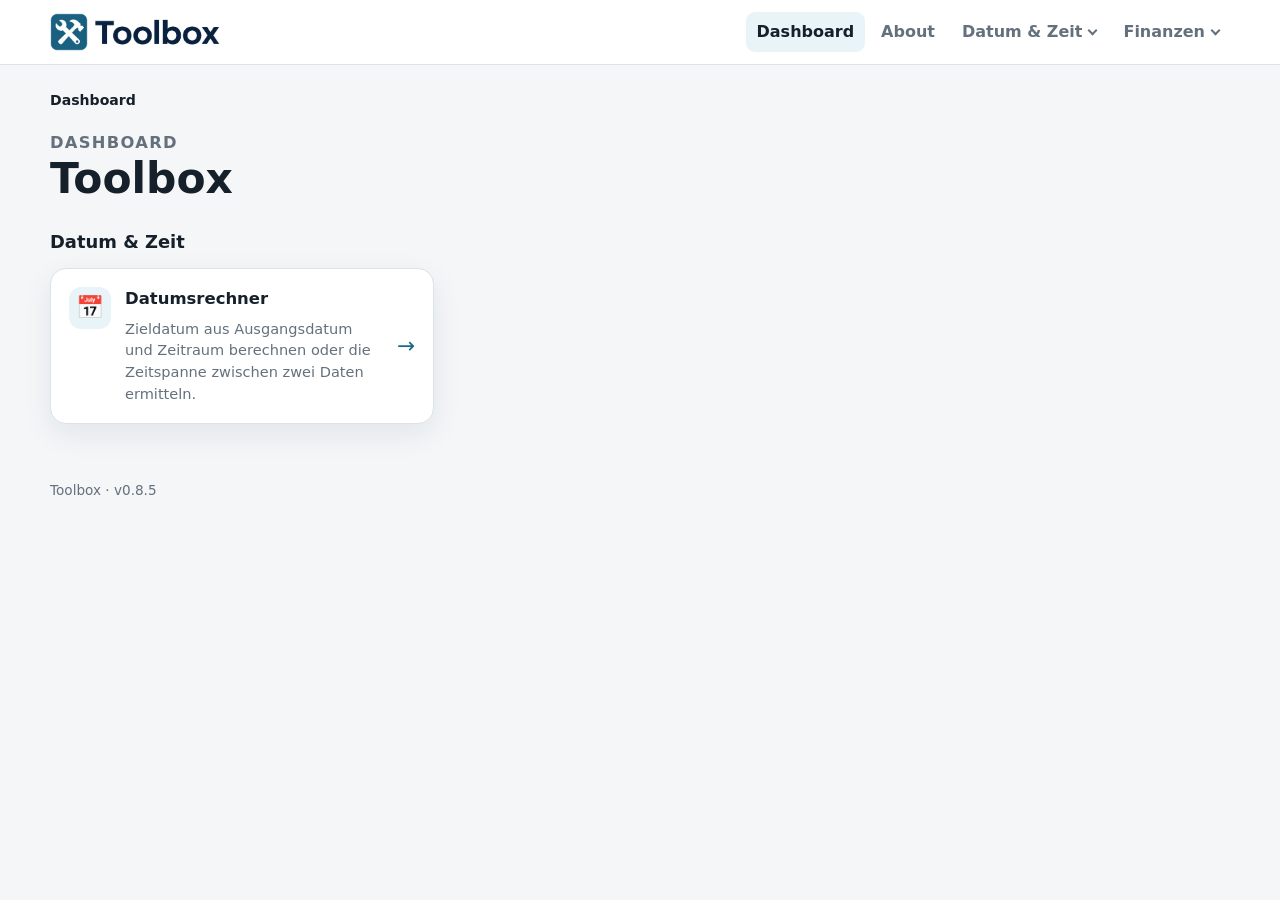
<file: docs/index.html>
<!doctype html>
<html lang="de">
<head>
  <meta charset="utf-8">
  <meta name="viewport" content="width=device-width, initial-scale=1">
  <meta name="description" content="Toolbox – persönliche Sammlung browserbasierter Rechen- und Alltagstools.">
  <link rel="icon" href="assets/favicon/favicon.ico" sizes="any">
  <link rel="icon" type="image/png" sizes="48x48" href="assets/favicon/favicon-48x48.png">
  <link rel="icon" type="image/png" sizes="32x32" href="assets/favicon/favicon-32x32.png">
  <link rel="icon" type="image/png" sizes="16x16" href="assets/favicon/favicon-16x16.png">
  <link rel="apple-touch-icon" sizes="180x180" href="assets/favicon/apple-touch-icon.png">
  <link rel="manifest" href="assets/favicon/site.webmanifest">
  <meta name="theme-color" content="#316880">
  <title>Toolbox – Dashboard</title>
  <link rel="stylesheet" href="css/base.css">
  <link rel="stylesheet" href="css/navigation.css">
  <link rel="stylesheet" href="css/dashboard.css">
</head>
<body>
  <div data-site-header></div>

  <main>
    <nav class="breadcrumbs" aria-label="Breadcrumb" data-breadcrumbs></nav>

    <header class="page-heading">
      <p class="page-heading__eyebrow">Dashboard</p>
      <h1>Toolbox</h1>
    </header>

    <div data-tool-dashboard>
      <p class="empty-state">Tools werden geladen …</p>
    </div>
  </main>

  <footer class="site-footer">Toolbox · v0.3.3</footer>

  <script type="module" src="js/navigation.js"></script>
  <script type="module" src="js/dashboard.js"></script>
</body>
</html>
</file>
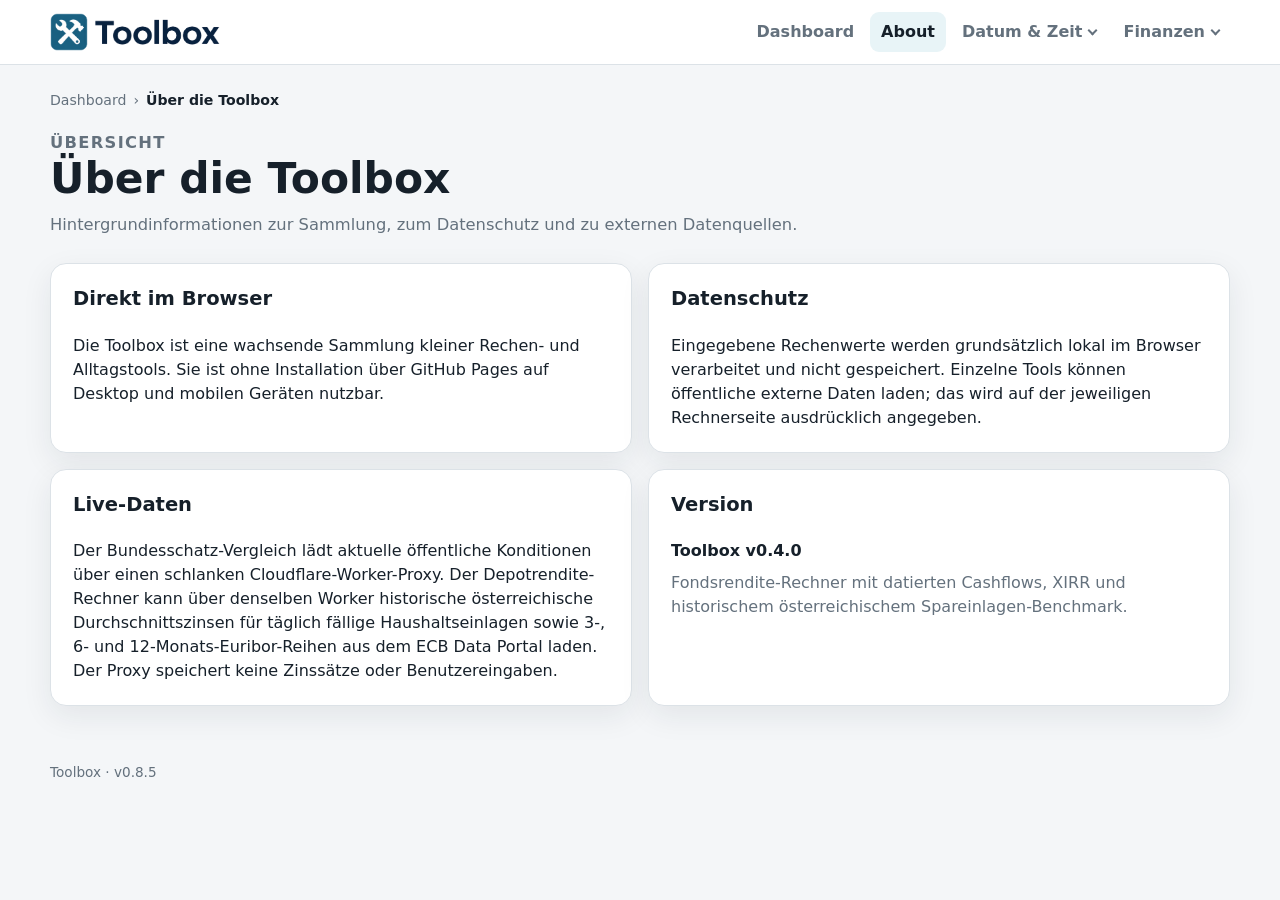
<file: docs/about.html>
<!doctype html>
<html lang="de">
<head>
  <meta charset="utf-8">
  <meta name="viewport" content="width=device-width, initial-scale=1">
  <meta name="description" content="Informationen zur Toolbox, ihrem Aufbau, Datenschutz und den verwendeten Datenquellen.">
  <link rel="icon" href="assets/favicon/favicon.ico" sizes="any">
  <link rel="icon" type="image/png" sizes="48x48" href="assets/favicon/favicon-48x48.png">
  <link rel="icon" type="image/png" sizes="32x32" href="assets/favicon/favicon-32x32.png">
  <link rel="icon" type="image/png" sizes="16x16" href="assets/favicon/favicon-16x16.png">
  <link rel="apple-touch-icon" sizes="180x180" href="assets/favicon/apple-touch-icon.png">
  <link rel="manifest" href="assets/favicon/site.webmanifest">
  <meta name="theme-color" content="#316880">
  <title>Toolbox – Über die Toolbox</title>
  <link rel="stylesheet" href="css/base.css">
  <link rel="stylesheet" href="css/navigation.css">
  <link rel="stylesheet" href="css/about.css">
</head>
<body>
  <div data-site-header></div>

  <main>
    <nav class="breadcrumbs" aria-label="Breadcrumb" data-breadcrumbs></nav>

    <header class="page-heading page-heading--compact-mobile">
      <p class="page-heading__eyebrow">Übersicht</p>
      <h1>Über die Toolbox</h1>
      <p>Hintergrundinformationen zur Sammlung, zum Datenschutz und zu externen Datenquellen.</p>
    </header>

    <div class="about-grid">
      <section class="panel about-card">
        <div class="panel__header">
          <h2>Direkt im Browser</h2>
        </div>
        <div class="panel__body">
          <p>Die Toolbox ist eine wachsende Sammlung kleiner Rechen- und Alltagstools. Sie ist ohne Installation über GitHub Pages auf Desktop und mobilen Geräten nutzbar.</p>
        </div>
      </section>

      <section class="panel about-card">
        <div class="panel__header">
          <h2>Datenschutz</h2>
        </div>
        <div class="panel__body">
          <p>Eingegebene Rechenwerte werden grundsätzlich lokal im Browser verarbeitet und nicht gespeichert. Einzelne Tools können öffentliche externe Daten laden; das wird auf der jeweiligen Rechnerseite ausdrücklich angegeben.</p>
        </div>
      </section>

      <section class="panel about-card">
        <div class="panel__header">
          <h2>Live-Daten</h2>
        </div>
        <div class="panel__body">
          <p>Der Bundesschatz-Vergleich lädt aktuelle öffentliche Konditionen über einen schlanken Cloudflare-Worker-Proxy. Der Depotrendite-Rechner kann über denselben Worker historische österreichische Durchschnittszinsen für täglich fällige Haushaltseinlagen sowie 3-, 6- und 12-Monats-Euribor-Reihen aus dem ECB Data Portal laden. Der Proxy speichert keine Zinssätze oder Benutzereingaben.</p>
        </div>
      </section>

      <section class="panel about-card">
        <div class="panel__header">
          <h2>Version</h2>
        </div>
        <div class="panel__body">
          <p><strong>Toolbox v0.4.0</strong></p>
          <p class="about-muted">Fondsrendite-Rechner mit datierten Cashflows, XIRR und historischem österreichischem Spareinlagen-Benchmark.</p>
        </div>
      </section>
    </div>
  </main>

  <footer class="site-footer">Toolbox · v0.3.3</footer>

  <script type="module" src="js/navigation.js"></script>
</body>
</html>
</file>
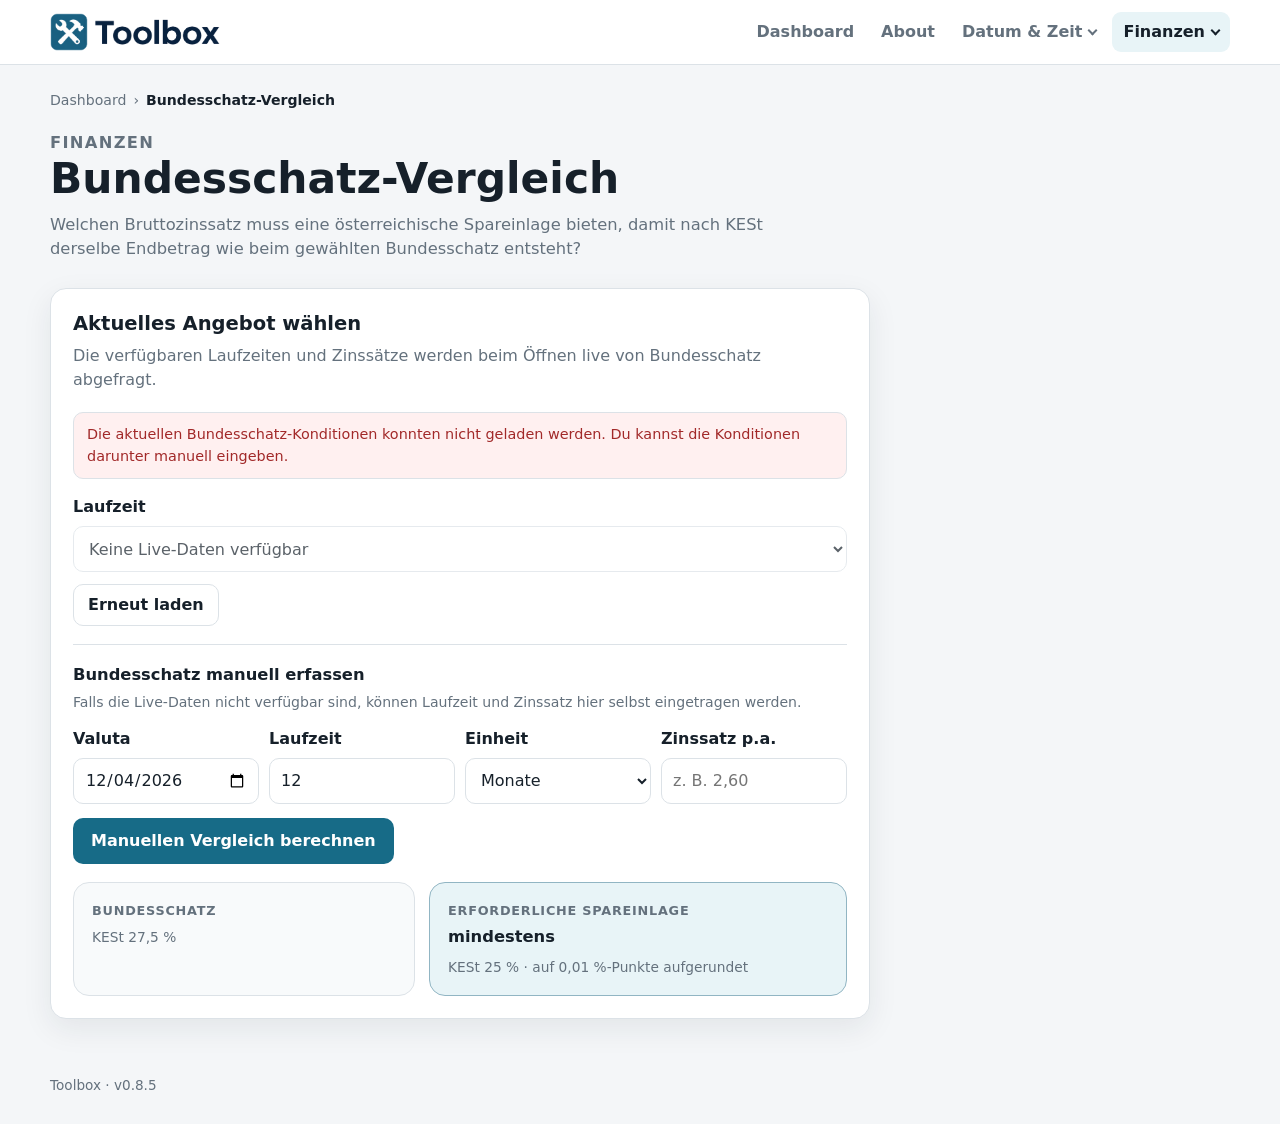
<file: docs/bundesschatz_compare.html>
<!doctype html>
<html lang="de">
<head>
  <meta charset="utf-8">
  <meta name="viewport" content="width=device-width, initial-scale=1">
  <meta name="description" content="Vergleich aktueller Bundesschatz-Konditionen mit einer österreichischen Spareinlage nach KESt.">
  <link rel="icon" href="assets/favicon/favicon.ico" sizes="any">
  <link rel="icon" type="image/png" sizes="48x48" href="assets/favicon/favicon-48x48.png">
  <link rel="icon" type="image/png" sizes="32x32" href="assets/favicon/favicon-32x32.png">
  <link rel="icon" type="image/png" sizes="16x16" href="assets/favicon/favicon-16x16.png">
  <link rel="apple-touch-icon" sizes="180x180" href="assets/favicon/apple-touch-icon.png">
  <link rel="manifest" href="assets/favicon/site.webmanifest">
  <meta name="theme-color" content="#316880">
  <title>Toolbox – Bundesschatz-Vergleich</title>
  <link rel="stylesheet" href="css/base.css">
  <link rel="stylesheet" href="css/navigation.css">
  <link rel="stylesheet" href="css/bundesschatz.css">
</head>
<body>
  <div data-site-header></div>

  <main>
    <nav class="breadcrumbs" aria-label="Breadcrumb" data-breadcrumbs></nav>

    <header class="page-heading page-heading--compact-mobile">
      <p class="page-heading__eyebrow">Finanzen</p>
      <h1>Bundesschatz-Vergleich</h1>
      <p>Welchen Bruttozinssatz muss eine österreichische Spareinlage bieten, damit nach KESt derselbe Endbetrag wie beim gewählten Bundesschatz entsteht?</p>
    </header>

    <section class="panel comparison-panel">
      <div class="panel__header">
        <h2>Aktuelles Angebot wählen</h2>
        <p>Die verfügbaren Laufzeiten und Zinssätze werden beim Öffnen live von Bundesschatz abgefragt.</p>
      </div>
      <div class="panel__body">
        <p class="live-status live-status--loading" data-live-status aria-live="polite">Aktuelle Bundesschatz-Konditionen werden geladen …</p>

        <form class="comparison-form" data-comparison-form>
          <div class="field">
            <label for="bundesschatzProduct">Laufzeit</label>
            <select id="bundesschatzProduct" data-product-select disabled>
              <option>Live-Daten werden geladen …</option>
            </select>
          </div>
          <button class="retry-button" type="button" data-retry hidden>Erneut laden</button>
        </form>

        <form class="manual-form" data-manual-form hidden>
          <div class="manual-form__heading">
            <h3>Bundesschatz manuell erfassen</h3>
            <p>Falls die Live-Daten nicht verfügbar sind, können Laufzeit und Zinssatz hier selbst eingetragen werden.</p>
          </div>
          <div class="manual-form__grid">
            <div class="field">
              <label for="manualValueDate">Valuta</label>
              <input id="manualValueDate" name="valueDate" type="date" required>
            </div>
            <div class="field">
              <label for="manualTermValue">Laufzeit</label>
              <input id="manualTermValue" name="termValue" type="number" min="1" step="1" value="12" required>
            </div>
            <div class="field">
              <label for="manualTermUnit">Einheit</label>
              <select id="manualTermUnit" name="termUnit">
                <option value="D">Tage</option>
                <option value="W">Wochen</option>
                <option value="M" selected>Monate</option>
                <option value="Y">Jahre</option>
              </select>
            </div>
            <div class="field">
              <label for="manualInterestRate">Zinssatz p.a.</label>
              <input id="manualInterestRate" name="interestRate" type="text" inputmode="decimal" autocomplete="off" placeholder="z. B. 2,60" required>
            </div>
          </div>
          <button class="primary-button" type="submit">Manuellen Vergleich berechnen</button>
          <p class="form-message form-message--error" data-manual-error hidden></p>
        </form>

        <div class="comparison-result" data-comparison-result hidden aria-live="polite">
          <div class="rate-card">
            <span class="rate-card__label" data-product-kind>Bundesschatz</span>
            <span class="rate-card__term" data-bs-term></span>
            <strong class="rate-card__rate" data-bs-rate></strong>
            <span class="rate-card__meta">KESt 27,5 %</span>
          </div>

          <div class="rate-card rate-card--target">
            <span class="rate-card__label">Erforderliche Spareinlage</span>
            <span class="rate-card__term">mindestens</span>
            <strong class="rate-card__rate" data-bank-rate></strong>
            <span class="rate-card__meta">KESt 25 % · auf 0,01 %-Punkte aufgerundet</span>
          </div>
        </div>

        <details class="comparison-details" data-comparison-result hidden>
          <summary>Berechnungsdetails</summary>
          <div class="detail-grid">
            <div class="detail-item">
              <span class="detail-item__label">Geldeingang / Valuta</span>
              <span class="detail-item__value" data-value-date></span>
            </div>
            <div class="detail-item">
              <span class="detail-item__label">Laufzeitende</span>
              <span class="detail-item__value" data-maturity></span>
            </div>
            <div class="detail-item">
              <span class="detail-item__label">Bundesschatz-Nettoertrag</span>
              <span class="detail-item__value" data-net-return></span>
            </div>
            <div class="detail-item">
              <span class="detail-item__label">Bankzinssatz rechnerisch</span>
              <span class="detail-item__value" data-exact-bank-rate></span>
            </div>
          </div>
          <p class="method-note">
            Vergleichsannahme für die österreichische Spareinlage: 25 % KESt, Zinsrechnung 30/360 und Jahresabschluss zum Kalenderjahresende. Für Bundesschatz werden bis einschließlich ein Jahr die tatsächlichen Tage/365 und bei längeren Laufzeiten die von Bundesschatz angegebene Zinseszinsmethode verwendet. Gebühren werden nicht berücksichtigt.
          </p>
          <div class="source-links">
            <a href="https://www.bundesschatz.at/haeufige-fragen" target="_blank" rel="noopener noreferrer">Bundesschatz: Zinssätze & Berechnung</a>
            <a href="https://www.bmf.gv.at/themen/steuern/sparen-veranlagen/besteuerung-kapitalertraege-inland.html" target="_blank" rel="noopener noreferrer">BMF: KESt-Sätze</a>
            <a href="https://ris.bka.gv.at/NormDokument.wxe?Abfrage=Bundesnormen&Gesetzesnummer=10004827&Paragraf=32" target="_blank" rel="noopener noreferrer">RIS: BWG § 32</a>
          </div>
        </details>
      </div>
    </section>
  </main>

  <footer class="site-footer">Toolbox · v0.3.3</footer>

  <script type="module" src="js/navigation.js"></script>
  <script type="module" src="js/bundesschatz-compare.js"></script>
</body>
</html>
</file>
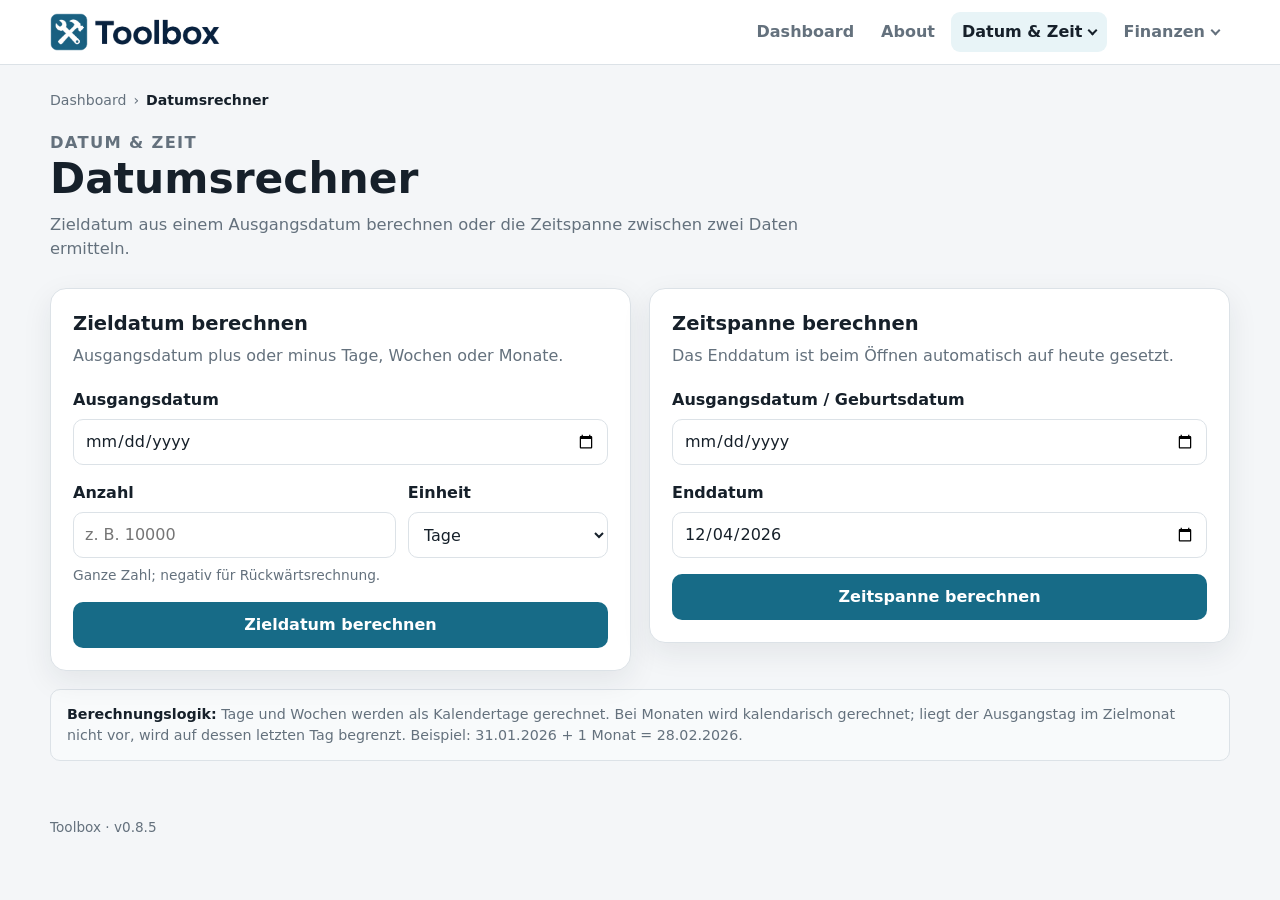
<file: docs/date_calculator.html>
<!doctype html>
<html lang="de">
<head>
  <meta charset="utf-8">
  <meta name="viewport" content="width=device-width, initial-scale=1">
  <meta name="description" content="Datumsrechner für Zieldaten und Zeitspannen.">
  <link rel="icon" href="assets/favicon/favicon.ico" sizes="any">
  <link rel="icon" type="image/png" sizes="48x48" href="assets/favicon/favicon-48x48.png">
  <link rel="icon" type="image/png" sizes="32x32" href="assets/favicon/favicon-32x32.png">
  <link rel="icon" type="image/png" sizes="16x16" href="assets/favicon/favicon-16x16.png">
  <link rel="apple-touch-icon" sizes="180x180" href="assets/favicon/apple-touch-icon.png">
  <link rel="manifest" href="assets/favicon/site.webmanifest">
  <meta name="theme-color" content="#316880">
  <title>Toolbox – Datumsrechner</title>
  <link rel="stylesheet" href="css/base.css">
  <link rel="stylesheet" href="css/navigation.css">
  <link rel="stylesheet" href="css/calculator.css">
</head>
<body>
  <div data-site-header></div>

  <main>
    <nav class="breadcrumbs" aria-label="Breadcrumb" data-breadcrumbs></nav>

    <header class="page-heading">
      <p class="page-heading__eyebrow">Datum & Zeit</p>
      <h1>Datumsrechner</h1>
      <p>Zieldatum aus einem Ausgangsdatum berechnen oder die Zeitspanne zwischen zwei Daten ermitteln.</p>
    </header>

    <div class="calculator-layout">
      <section class="panel">
        <div class="panel__header">
          <h2>Zieldatum berechnen</h2>
          <p>Ausgangsdatum plus oder minus Tage, Wochen oder Monate.</p>
        </div>
        <div class="panel__body">
          <form class="calculator-form" data-target-form>
            <div class="field">
              <label for="startDate">Ausgangsdatum</label>
              <input id="startDate" name="startDate" type="date" required>
            </div>

            <div class="field-row">
              <div class="field">
                <label for="amount">Anzahl</label>
                <input id="amount" name="amount" type="number" step="1" inputmode="numeric" placeholder="z. B. 10000" required>
                <span class="field__hint">Ganze Zahl; negativ für Rückwärtsrechnung.</span>
              </div>

              <div class="field">
                <label for="unit">Einheit</label>
                <select id="unit" name="unit">
                  <option value="days">Tage</option>
                  <option value="weeks">Wochen</option>
                  <option value="months">Monate</option>
                </select>
              </div>
            </div>

            <p class="form-message" data-target-message hidden></p>
            <button class="primary-button" type="submit">Zieldatum berechnen</button>
          </form>

          <div class="result-box" data-target-result hidden aria-live="polite">
            <span class="result-box__label">Zieldatum</span>
            <strong class="result-box__primary" data-target-date></strong>
            <span class="result-box__summary" data-target-summary></span>
          </div>
        </div>
      </section>

      <section class="panel">
        <div class="panel__header">
          <h2>Zeitspanne berechnen</h2>
          <p>Das Enddatum ist beim Öffnen automatisch auf heute gesetzt.</p>
        </div>
        <div class="panel__body">
          <form class="calculator-form" data-difference-form>
            <div class="field">
              <label for="diffStartDate">Ausgangsdatum / Geburtsdatum</label>
              <input id="diffStartDate" name="diffStartDate" type="date" required>
            </div>

            <div class="field">
              <label for="endDate">Enddatum</label>
              <input id="endDate" name="endDate" type="date" required>
            </div>

            <p class="form-message" data-difference-message hidden></p>
            <button class="primary-button" type="submit">Zeitspanne berechnen</button>
          </form>

          <div class="result-box" data-difference-result hidden aria-live="polite">
            <span class="result-box__label">Kalenderzeit</span>
            <strong class="result-box__primary" data-diff-calendar></strong>

            <div class="metric-list">
              <div class="metric">
                <span class="metric__label">Tage gesamt</span>
                <span class="metric__value" data-diff-days></span>
              </div>
              <div class="metric">
                <span class="metric__label">Stunden</span>
                <span class="metric__value" data-diff-hours></span>
                <span class="metric__subvalue">Kalendertage × 24</span>
              </div>
              <div class="metric">
                <span class="metric__label">Wochen</span>
                <span class="metric__value" data-diff-weeks></span>
                <span class="metric__subvalue"><span data-diff-weeks-decimal></span> Wochen dezimal</span>
              </div>
              <div class="metric">
                <span class="metric__label">Volle Monate</span>
                <span class="metric__value" data-diff-months></span>
              </div>
            </div>
          </div>
        </div>
      </section>
    </div>

    <aside class="calculator-note">
      <strong>Berechnungslogik:</strong> Tage und Wochen werden als Kalendertage gerechnet. Bei Monaten wird kalendarisch gerechnet; liegt der Ausgangstag im Zielmonat nicht vor, wird auf dessen letzten Tag begrenzt. Beispiel: 31.01.2026 + 1 Monat = 28.02.2026.
    </aside>
  </main>

  <footer class="site-footer">Toolbox · v0.3.3</footer>

  <script type="module" src="js/navigation.js"></script>
  <script type="module" src="js/date-calculator.js"></script>
</body>
</html>
</file>
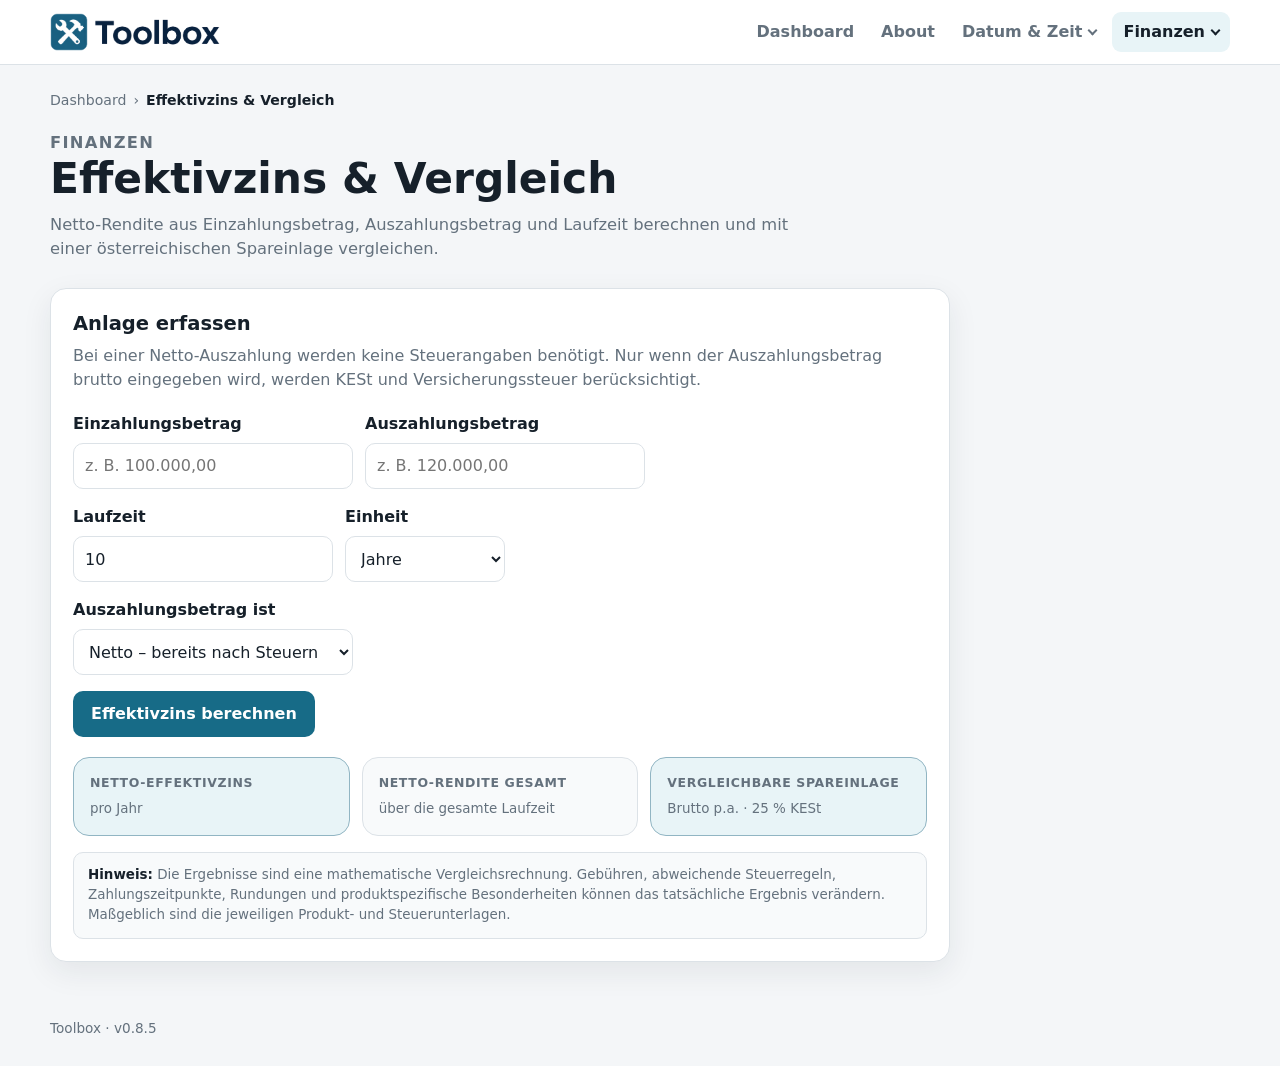
<file: docs/effective_interest.html>
<!doctype html>
<html lang="de">
<head>
  <meta charset="utf-8">
  <meta name="viewport" content="width=device-width, initial-scale=1">
  <meta name="description" content="Effektivzins und Netto-Rendite aus Einzahlungsbetrag, Auszahlungsbetrag und Laufzeit berechnen und mit einer österreichischen Spareinlage vergleichen.">
  <link rel="icon" href="assets/favicon/favicon.ico" sizes="any">
  <link rel="icon" type="image/png" sizes="48x48" href="assets/favicon/favicon-48x48.png">
  <link rel="icon" type="image/png" sizes="32x32" href="assets/favicon/favicon-32x32.png">
  <link rel="icon" type="image/png" sizes="16x16" href="assets/favicon/favicon-16x16.png">
  <link rel="apple-touch-icon" sizes="180x180" href="assets/favicon/apple-touch-icon.png">
  <link rel="manifest" href="assets/favicon/site.webmanifest">
  <meta name="theme-color" content="#316880">
  <title>Toolbox – Effektivzins & Vergleich</title>
  <link rel="stylesheet" href="css/base.css">
  <link rel="stylesheet" href="css/navigation.css">
  <link rel="stylesheet" href="css/effective-interest.css">
</head>
<body>
  <div data-site-header></div>

  <main>
    <nav class="breadcrumbs" aria-label="Breadcrumb" data-breadcrumbs></nav>

    <header class="page-heading page-heading--compact-mobile">
      <p class="page-heading__eyebrow">Finanzen</p>
      <h1>Effektivzins & Vergleich</h1>
      <p>Netto-Rendite aus Einzahlungsbetrag, Auszahlungsbetrag und Laufzeit berechnen und mit einer österreichischen Spareinlage vergleichen.</p>
    </header>

    <section class="panel effective-panel">
      <div class="panel__header">
        <h2>Anlage erfassen</h2>
        <p>Bei einer Netto-Auszahlung werden keine Steuerangaben benötigt. Nur wenn der Auszahlungsbetrag brutto eingegeben wird, werden KESt und Versicherungssteuer berücksichtigt.</p>
      </div>
      <div class="panel__body">
        <form class="effective-form" data-effective-form>
          <div class="effective-form__money">
            <div class="field">
              <label for="depositAmount">Einzahlungsbetrag</label>
              <input id="depositAmount" name="depositAmount" type="text" inputmode="decimal" autocomplete="off" placeholder="z. B. 100.000,00" required>
            </div>
            <div class="field">
              <label for="payoutAmount">Auszahlungsbetrag</label>
              <input id="payoutAmount" name="payoutAmount" type="text" inputmode="decimal" autocomplete="off" placeholder="z. B. 120.000,00" required>
            </div>
          </div>

          <div class="effective-form__term">
            <div class="field">
              <label for="termValue">Laufzeit</label>
              <input id="termValue" name="termValue" type="number" inputmode="numeric" min="1" step="1" value="10" required>
            </div>
            <div class="field">
              <label for="termUnit">Einheit</label>
              <select id="termUnit" name="termUnit">
                <option value="D">Tage</option>
                <option value="M">Monate</option>
                <option value="Y" selected>Jahre</option>
              </select>
            </div>
          </div>

          <div class="effective-form__payout-settings">
            <div class="field effective-form__payout-mode">
              <label for="payoutMode">Auszahlungsbetrag ist</label>
              <select id="payoutMode" name="payoutMode">
                <option value="net" selected>Netto – bereits nach Steuern</option>
                <option value="gross">Brutto – vor KESt</option>
              </select>
            </div>

            <div class="effective-form__taxes" data-tax-fields hidden>
              <div class="field">
                <label for="kestRate">KESt-Satz</label>
                <select id="kestRate" name="kestRate" disabled>
                  <option value="0" selected>0 %</option>
                  <option value="25">25 %</option>
                  <option value="27.5">27,5 %</option>
                </select>
              </div>
              <div class="field">
                <label for="insuranceTax">Versicherungssteuer</label>
                <select id="insuranceTax" name="insuranceTax" disabled>
                  <option value="0" selected>0 %</option>
                  <option value="4">4 %</option>
                  <option value="11">11 %</option>
                </select>
              </div>
            </div>
          </div>

          <p class="form-message effective-tax-warning" data-tax-warning hidden></p>

          <button class="primary-button" type="submit">Effektivzins berechnen</button>
          <p class="form-message form-message--error" data-effective-error hidden></p>
        </form>

        <div class="effective-results" data-effective-results hidden aria-live="polite">
          <div class="effective-result-card effective-result-card--primary">
            <span class="effective-result-card__label">Netto-Effektivzins</span>
            <strong class="effective-result-card__value" data-effective-rate></strong>
            <span class="effective-result-card__meta">pro Jahr</span>
          </div>
          <div class="effective-result-card">
            <span class="effective-result-card__label">Netto-Rendite gesamt</span>
            <strong class="effective-result-card__value" data-total-return></strong>
            <span class="effective-result-card__meta">über die gesamte Laufzeit</span>
          </div>
          <div class="effective-result-card effective-result-card--bank">
            <span class="effective-result-card__label">Vergleichbare Spareinlage</span>
            <strong class="effective-result-card__value" data-bank-rate></strong>
            <span class="effective-result-card__meta">Brutto p.a. · 25 % KESt</span>
          </div>
        </div>

        <details class="comparison-details" data-effective-details hidden>
          <summary>Berechnungsdetails</summary>
          <div class="detail-grid">
            <div class="detail-item"><span class="detail-item__label">Auszahlungsmodus</span><span class="detail-item__value" data-payout-mode></span></div>
            <div class="detail-item"><span class="detail-item__label">Einzahlungsbetrag</span><span class="detail-item__value" data-deposit></span></div>
            <div class="detail-item" data-tax-detail><span class="detail-item__label">Versicherungssteuer im Einzahlungsbetrag</span><span class="detail-item__value" data-insurance-tax-amount></span></div>
            <div class="detail-item" data-tax-detail><span class="detail-item__label">Netto veranlagt</span><span class="detail-item__value" data-net-investment></span></div>
            <div class="detail-item" data-tax-detail><span class="detail-item__label">KESt-Satz</span><span class="detail-item__value" data-kest-rate></span></div>
            <div class="detail-item" data-tax-detail><span class="detail-item__label">KESt auf Brutto-Auszahlung</span><span class="detail-item__value" data-kest-amount></span></div>
            <div class="detail-item"><span class="detail-item__label">Netto-Auszahlung</span><span class="detail-item__value" data-net-payout></span></div>
            <div class="detail-item"><span class="detail-item__label">Vergleichsstart</span><span class="detail-item__value" data-start-date></span></div>
            <div class="detail-item"><span class="detail-item__label">Laufzeitende</span><span class="detail-item__value" data-end-date></span></div>
            <div class="detail-item"><span class="detail-item__label">Spareinlagen-Zinssatz rechnerisch</span><span class="detail-item__value" data-bank-rate-exact></span></div>
          </div>
          <p class="method-note" data-method-note></p>
          <div class="source-links">
            <a href="https://www.bmf.gv.at/themen/steuern/sparen-veranlagen/besteuerung-kapitalertraege-inland.html" target="_blank" rel="noopener noreferrer">BMF: KESt-Sätze</a>
            <a href="https://www.bmf.gv.at/themen/steuern/sparen-veranlagen/lebensversicherungen.html" target="_blank" rel="noopener noreferrer">BMF: Lebensversicherungen</a>
            <a href="https://www.ris.bka.gv.at/NormDokument.wxe?Abfrage=Bundesnormen&Gesetzesnummer=10003834&Paragraf=5" target="_blank" rel="noopener noreferrer">RIS: Versicherungssteuer</a>
          </div>
        </details>

        <aside class="effective-general-note" aria-label="Hinweis zur Berechnung">
          <strong>Hinweis:</strong> Die Ergebnisse sind eine mathematische Vergleichsrechnung. Gebühren, abweichende Steuerregeln, Zahlungszeitpunkte, Rundungen und produktspezifische Besonderheiten können das tatsächliche Ergebnis verändern. Maßgeblich sind die jeweiligen Produkt- und Steuerunterlagen.
        </aside>
      </div>
    </section>
  </main>

  <footer class="site-footer">Toolbox · v0.3.3</footer>

  <script type="module" src="js/navigation.js"></script>
  <script type="module" src="js/effective-interest.js"></script>
</body>
</html>
</file>
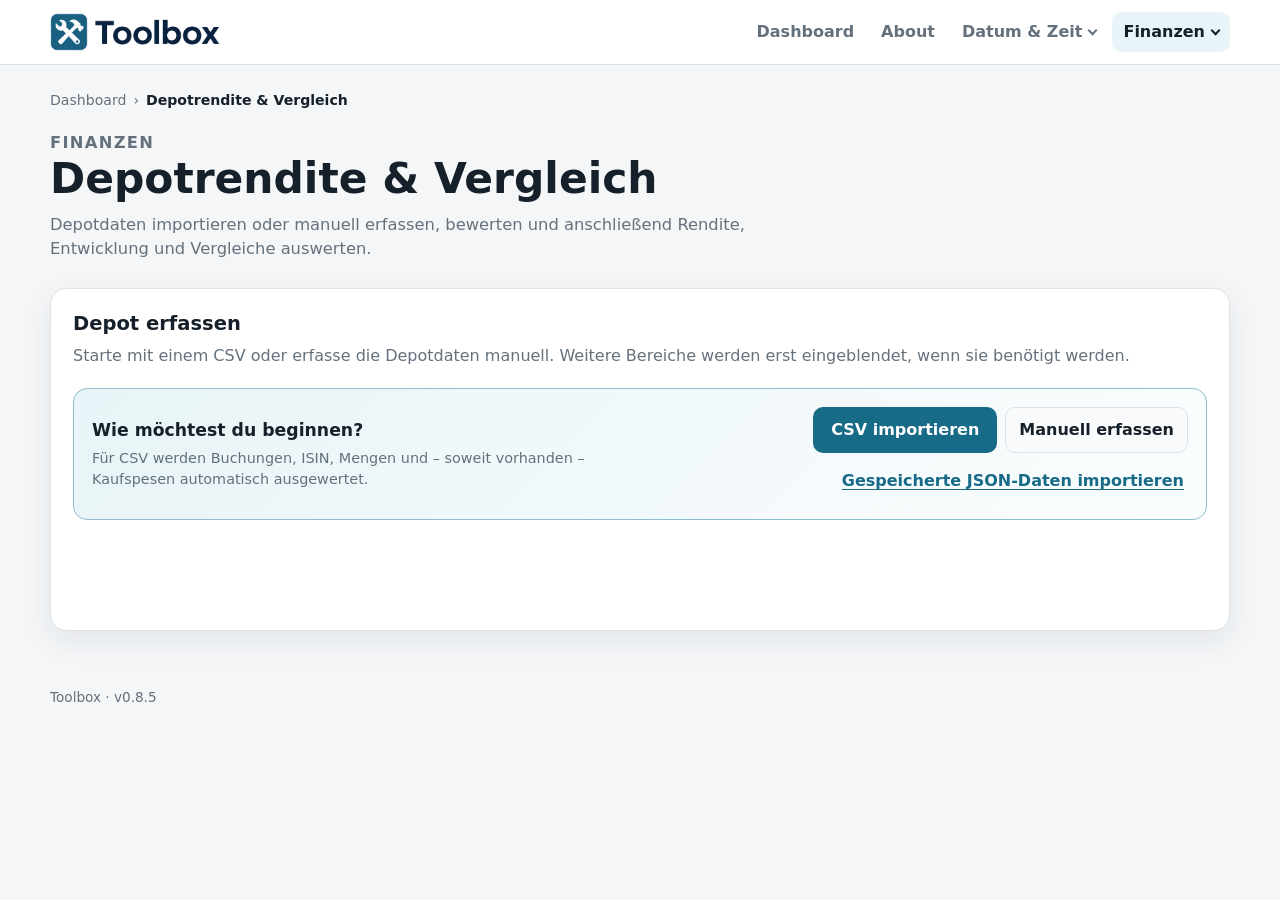
<file: docs/fund_return.html>
<!DOCTYPE html>

<html lang="de">
<head>
<meta charset="utf-8"/>
<meta content="width=device-width, initial-scale=1" name="viewport"/>
<meta content="Depotrendite mit datierten Zahlungsströmen berechnen sowie Depotwert, historische Renditen und Zinsbenchmarks vergleichen." name="description"/>
<link href="assets/favicon/favicon.ico" rel="icon" sizes="any"/>
<link href="assets/favicon/favicon-48x48.png" rel="icon" sizes="48x48" type="image/png"/>
<link href="assets/favicon/favicon-32x32.png" rel="icon" sizes="32x32" type="image/png"/>
<link href="assets/favicon/favicon-16x16.png" rel="icon" sizes="16x16" type="image/png"/>
<link href="assets/favicon/apple-touch-icon.png" rel="apple-touch-icon" sizes="180x180"/>
<link href="assets/favicon/site.webmanifest" rel="manifest"/>
<meta content="#316880" name="theme-color"/>
<title>Toolbox – Depotrendite &amp; Vergleich</title>
<link href="css/base.css" rel="stylesheet"/>
<link href="css/navigation.css" rel="stylesheet"/>
<link href="css/fund-return.css" rel="stylesheet"/>
</head>
<body>
<div data-site-header=""></div>
<main>
<nav aria-label="Breadcrumb" class="breadcrumbs" data-breadcrumbs=""></nav>
<header class="page-heading page-heading--compact-mobile">
<p class="page-heading__eyebrow">Finanzen</p>
<h1>Depotrendite &amp; Vergleich</h1>
<p>Depotdaten importieren oder manuell erfassen, bewerten und anschließend Rendite, Entwicklung und Vergleiche auswerten.</p>
</header>
<section class="panel fund-panel">
<div class="panel__header">
<h2>Depot erfassen</h2>
<p>Starte mit einem CSV oder erfasse die Depotdaten manuell. Weitere Bereiche werden erst eingeblendet, wenn sie benötigt werden.</p>
</div>
<div class="panel__body">
<form class="fund-form" data-fund-form="">
<section class="fund-entry-choice" data-fund-entry-choice="">
<div class="fund-entry-choice__title">
<h3>Wie möchtest du beginnen?</h3>
<p>Für CSV werden Buchungen, ISIN, Mengen und – soweit vorhanden – Kaufspesen automatisch ausgewertet.</p>
</div>
<div class="fund-entry-choice__actions">
<button class="primary-button" data-import-bank-csv="" type="button">CSV importieren</button>
<button class="secondary-button" data-manual-start="" type="button">Manuell erfassen</button>
<button class="link-button" data-import-fund="" type="button">Gespeicherte JSON-Daten importieren</button>
</div>
<p aria-live="polite" class="form-message" data-entry-import-status="" hidden></p>
</section><input accept="application/json,.json" data-import-fund-file="" hidden="" type="file"/><input accept=".csv,text/csv" data-import-bank-csv-file="" hidden="" type="file"/><input accept=".csv,text/csv" data-import-price-file="" hidden="" type="file"/><input accept=".csv,text/csv" data-import-portfolio-snapshot-file="" hidden="" type="file"/><div class="fund-workspace" data-fund-workspace="" hidden=""><section class="fund-import-summary" data-import-summary="" hidden="">
<div class="fund-import-summary__main">
<span aria-hidden="true" class="fund-import-summary__icon">✓</span>
<div><strong data-import-summary-title="">Importiert</strong><span data-import-summary-text=""></span></div>
</div>
<details class="fund-import-summary__details">
<summary>Importdetails</summary>
<div class="fund-import-summary__detail-grid" data-import-summary-details=""></div>
</details>
</section><nav aria-label="Bereiche" class="fund-workspace-nav">
<button data-jump-section="valuation" type="button">Bewertung</button>
<button data-jump-section="start" type="button">Depotstart</button>
<button data-jump-section="cashflows" type="button">Zahlungsströme</button>
<button data-jump-section="settings" type="button">Kosten &amp; Steuern</button>
<button data-jump-section="benchmarks" type="button">Vergleiche</button>
</nav><section class="fund-work-section fund-work-section--depot" data-work-section="valuation">
<div class="fund-work-section__heading"><div><span class="fund-work-section__eyebrow">Depot</span><h3>Bewertung</h3></div></div>
<div class="fund-start-summary" data-start-summary="">
<span>Depotstart</span><strong data-start-summary-value="">Noch nicht festgelegt</strong>
<button class="link-button" data-open-start="" type="button">Ändern</button>
</div>
<div data-valuation-grid=""><div class="fund-form__end-grid">
<div class="field">
<label for="endDate">End-/Bewertungsdatum</label>
<input id="endDate" name="endDate" required="" type="date"/>
</div>
<div class="field">
<label for="endValue">End-/Verkaufswert</label>
<input autocomplete="off" id="endValue" inputmode="decimal" name="endValue" placeholder="z. B. 72.500,00" required="" type="text"/>
<button class="secondary-button fund-history-end-button" data-use-history-end-value="" type="button">Depotwert aus historischen Kursen ermitteln</button>
<span class="field__hint">Bei Verkauf möglichst den tatsächlich verbleibenden Nettoerlös verwenden. Bei importierten Kauf-/Verkaufsbuchungen mit ISIN und Menge bzw. Nominale kann der Depotwert bereits vor der Renditeberechnung aus den hinterlegten historischen Kursquellen ermittelt und hier eingesetzt werden.</span>
</div>
</div></div>
<p class="fund-auto-valuation" data-auto-valuation-status="" hidden=""></p>
<details class="fund-price-sources" data-price-sources="" hidden="">
<summary><span><strong>Kursversorgung</strong><small data-price-source-summary="">Noch nicht geprüft</small></span></summary>
<div class="fund-price-sources__body">
<p class="field__hint">Für jede ISIN wird zuerst eine automatische Kursquelle geprüft. Ist keine verfügbar, kannst du eine historische Kursdatei lokal importieren. Stücknotierte Wertpapiere werden mit Stück × Kurs bewertet; bei Einheit EUR wird die Menge als Nominale interpretiert und mit Nominale × Prozentkurs / 100 bewertet. Benötigt werden mindestens eine Datumsspalte und eine Kurs-/Preis-Spalte; ISIN und Währung sind optional. Importierte Kursdaten bleiben ausschließlich im Browser (IndexedDB).</p>
<div style="display:flex;gap:.65rem;align-items:center;flex-wrap:wrap;margin:.75rem 0 1rem;">
<button class="secondary-button" data-import-portfolio-snapshot="" type="button">Bestands-/Kurs-CSV importieren</button>
<button class="link-button" data-use-portfolio-snapshot-value="" hidden="" type="button">Bankbewertung als Depotwert übernehmen</button>
<span class="field__hint" data-portfolio-snapshot-status="" hidden=""></span>
</div>
<div class="fund-price-source-list" data-price-source-list=""></div>
</div>
</details>
</section><details class="fund-work-section fund-work-section--neutral" data-start-details="" data-work-section="start">
<summary><span><span class="fund-work-section__eyebrow">Depot</span><strong>Depotstart &amp; Bezeichnung</strong></span><small>Nur ändern, wenn die automatische Übernahme nicht passt.</small></summary>
<div class="fund-work-section__body" data-start-body=""><div class="fund-form__meta-grid"><div class="field fund-form__designation"><label for="designation">Bezeichnung <span class="label-optional">(optional)</span></label><input autocomplete="off" id="designation" maxlength="100" name="designation" placeholder="z. B. Depot Muster / Strategie 1" type="text"/><span class="field__hint">Wird nur lokal im Browser sowie in Export/PDF verwendet und nicht an GitHub übertragen.</span></div></div><div class="fund-form__start-grid">
<div class="field">
<label for="purchaseDate">Kauf-/Startdatum</label>
<input id="purchaseDate" name="purchaseDate" required="" type="date"/>
</div>
<div class="field">
<label for="initialAmount">Startbetrag</label>
<input autocomplete="off" id="initialAmount" inputmode="decimal" name="initialAmount" placeholder="z. B. 50.000,00" required="" type="text"/>
</div>
<div class="field">
<label for="initialAmountMode">Startbetrag ist</label>
<select id="initialAmountMode" name="initialAmountMode">
<option selected="" value="gross">Brutto – Kundenaufwand inkl. Kaufspesen</option>
<option value="net">Netto – tatsächlich investiert</option>
</select>
</div>

</div></div>
</details><details class="fund-work-section fund-work-section--neutral" data-cashflow-details="" data-work-section="cashflows">
<summary><span><span class="fund-work-section__eyebrow">Buchungen</span><strong>Zahlungsströme</strong></span><small data-cashflow-section-summary="">Keine zusätzlichen Buchungen</small></summary>
<div class="fund-work-section__body" data-cashflow-body-section=""><section aria-labelledby="cashflow-heading" class="cashflow-section">
<div class="section-heading-row">
<div>
<h3 id="cashflow-heading">Weitere Zahlungsströme</h3>
<p>Erträge/Ausschüttungen dürfen ausdrücklich auch negativ erfasst werden, z. B. wenn eine Steuerbelastung den Nettozufluss übersteigt.</p>
</div>
</div>
<div class="cashflow-entry">
<div class="field">
<label for="cashflowDate">Datum</label>
<input id="cashflowDate" type="date"/>
</div>
<div class="field">
<label for="cashflowType">Art</label>
<select id="cashflowType">
<option value="contribution">Zuzahlung / Sparrate</option>
<option value="income">Ertrag / Ausschüttung</option>
<option value="tax">KESt / Steuer auf ausschüttungsgleichen Ertrag</option>
<option value="fee">Depot-/sonstige Gebühr</option>
<option value="withdrawal">Entnahme</option>
<option value="other">Sonstiger Cashflow</option>
</select>
</div>
<div class="field">
<label for="cashflowAmount">Betrag</label>
<input autocomplete="off" id="cashflowAmount" inputmode="decimal" placeholder="z. B. 200,00 oder -35,00" type="text"/>
</div>
<div class="field cashflow-entry__title"><label for="cashflowTitle">Titel <span class="label-optional">(optional)</span></label><input id="cashflowTitle" maxlength="120" placeholder="z. B. Wertpapier XY" type="text"/></div>
<div class="field cashflow-entry__isin"><label for="cashflowIsin">ISIN <span class="label-optional">(optional)</span></label><input autocapitalize="characters" id="cashflowIsin" maxlength="12" placeholder="z. B. DE0008491051" type="text"/></div>
<div class="field cashflow-entry__quantity"><label for="cashflowQuantity">Menge <span class="label-optional">(optional)</span></label><input id="cashflowQuantity" inputmode="decimal" placeholder="z. B. 0,467" type="text"/></div>
<div class="field cashflow-entry__note">
<label for="cashflowNote">Notiz</label>
<input id="cashflowNote" maxlength="80" placeholder="optional" type="text"/>
</div>
<button class="secondary-button cashflow-entry__button" data-add-cashflow="" type="button">Zahlung hinzufügen</button>
</div>
<p class="cashflow-sign-note"><strong>Vorzeichen:</strong> negativ = Zahlung/Belastung des Anlegers, positiv = Zufluss. Bei Zuzahlung, Steuer und Gebühr wird ein positiv eingegebener Betrag automatisch als Belastung übernommen.</p>
<details class="cashflow-list" data-cashflow-list="" hidden=""><summary data-cashflow-summary="">Zahlungsströme anzeigen</summary><div class="cashflow-table-wrap" data-cashflow-table-wrap=""><table class="cashflow-table">
<colgroup>
<col style="width: 135px;"/>
<col style="width: 145px;"/>
<col style="width: 110px;"/>
<col style="width: 300px;"/>
<col style="width: 130px;"/>
<col style="width: 80px;"/>
<col style="width: 125px;"/>
<col style="width: 48px;"/>
</colgroup>
<thead>
<tr>
<th aria-sort="ascending" data-cashflow-sort="date" role="button" tabindex="0" title="Nach Datum sortieren" style="cursor:pointer;user-select:none;">Datum <span aria-hidden="true" data-cashflow-sort-indicator>↑</span></th>
<th aria-sort="none" data-cashflow-sort="type" role="button" tabindex="0" title="Nach Art sortieren" style="cursor:pointer;user-select:none;">Art <span aria-hidden="true" data-cashflow-sort-indicator>↕</span></th>
<th aria-sort="none" class="cashflow-table__amount" data-cashflow-sort="amount" role="button" tabindex="0" title="Nach Betrag sortieren" style="cursor:pointer;user-select:none;">Betrag <span aria-hidden="true" data-cashflow-sort-indicator>↕</span></th>
<th aria-sort="none" data-cashflow-sort="title" role="button" tabindex="0" title="Nach Titel sortieren" style="cursor:pointer;user-select:none;">Titel <span aria-hidden="true" data-cashflow-sort-indicator>↕</span></th><th aria-sort="none" data-cashflow-sort="isin" role="button" tabindex="0" title="Nach ISIN sortieren" style="cursor:pointer;user-select:none;">ISIN <span aria-hidden="true" data-cashflow-sort-indicator>↕</span></th><th aria-sort="none" data-cashflow-sort="quantity" role="button" tabindex="0" title="Nach Menge oder Nominale sortieren" style="cursor:pointer;user-select:none;">Menge / Nominale <span aria-hidden="true" data-cashflow-sort-indicator>↕</span></th><th aria-sort="none" data-cashflow-sort="note" role="button" tabindex="0" title="Nach Notiz sortieren" style="cursor:pointer;user-select:none;">Notiz <span aria-hidden="true" data-cashflow-sort-indicator>↕</span></th>
<th><span class="sr-only">Aktion</span></th>
</tr>
</thead>
<tbody data-cashflow-body=""></tbody>
</table></div></details>
<details class="recurring-box">
<summary>Regelmäßige Zahlungen erzeugen</summary>
<div class="recurring-grid">
<div class="field">
<label for="recurringType">Art</label>
<select id="recurringType">
<option value="contribution">Zuzahlung / Sparrate</option>
<option value="fee">Depot-/sonstige Gebühr</option>
<option value="income">Ertrag / Ausschüttung</option>
<option value="tax">KESt / Steuer auf agE</option>
<option value="other">Sonstiger Cashflow</option>
</select>
</div>
<div class="field">
<label for="recurringAmount">Betrag je Zahlung</label>
<input autocomplete="off" id="recurringAmount" inputmode="decimal" placeholder="z. B. 200,00" type="text"/>
</div>
<div class="field">
<label for="recurringAmountMode">Sparrate ist</label>
<select id="recurringAmountMode">
<option selected="" value="gross">Brutto – tatsächlicher Kundenaufwand</option>
<option value="net">Netto – tatsächlich investiert</option>
</select>
</div>
<div class="field">
<label for="recurringPurchaseFee">Kaufspesen Sparrate / Dauerauftrag</label>
<div class="input-suffix">
<input id="recurringPurchaseFee" inputmode="decimal" max="100" min="0" step="0.01" type="number" value="0"/>
<span>%</span>
</div>
<span class="field__hint">Nur bei Zuzahlung/Sparrate und Netto-Betrag wirksam. CSV-Abrechnungsbeträge werden unverändert übernommen.</span>
</div>
<div class="field">
<label for="recurringInterval">Intervall</label>
<select id="recurringInterval">
<option selected="" value="1">monatlich</option>
<option value="3">vierteljährlich</option>
<option value="6">halbjährlich</option>
<option value="12">jährlich</option>
</select>
</div>
<div class="field">
<label for="recurringFirst">Erste Zahlung</label>
<input id="recurringFirst" type="date"/>
</div>
<div class="field">
<label for="recurringLast">Letzte Zahlung</label>
<input id="recurringLast" type="date"/>
</div>
<div class="field recurring-grid__title"><label for="recurringTitle">Titel <span class="label-optional">(optional)</span></label><input id="recurringTitle" maxlength="120" placeholder="z. B. Wertpapier XY" type="text"/></div><div class="field recurring-grid__note">
<label for="recurringNote">Notiz</label>
<input id="recurringNote" maxlength="80" placeholder="optional" type="text"/>
</div>
</div>
<button class="secondary-button" data-add-recurring="" type="button">Zahlungen erzeugen</button>
</details>
</section><section class="csv-fee-summary" data-csv-purchase-fee-summary="" hidden="">
<h3>Aus CSV ermittelte Wertpapierkaufspesen</h3>
<p>Für Kaufbuchungen mit <strong>Stichtag</strong>, <strong>Rechenwert</strong>, <strong>Menge</strong> und <strong>Abrechnungsbetrag</strong>. Die Differenz zwischen tatsächlichem Anlegeraufwand und Rechenwert × Menge wird buchungsgenau als Kaufspesen-/Preisabweichung ausgewiesen.</p>
<div class="csv-fee-summary__table-wrap"><table class="csv-fee-summary__table">
<thead><tr><th>Wertpapier</th><th>Käufe</th><th>Rechenwert gesamt</th><th>Anlegeraufwand</th><th>Differenz / Spesen</th><th>Ø in %</th></tr></thead>
<tbody data-csv-purchase-fee-list=""></tbody>
</table></div>
</section></div>
</details><details class="fund-work-section fund-work-section--settings" data-work-section="settings">
<summary><span><span class="fund-work-section__eyebrow">Einstellungen</span><strong>Kosten &amp; Steuern</strong></span><small data-settings-summary="">KESt normal · manuelle Spesen 0 %</small></summary>
<div class="fund-work-section__body" data-settings-body=""><div class="field">
<label for="kestExemption">KESt-Befreiungserklärung</label>
<select id="kestExemption" name="kestExemption">
<option selected="" value="no">Nein</option>
<option value="yes">Ja – liegt wirksam vor</option>
</select>
<span class="field__hint">Bei „Ja“ werden KESt-Cashflows auf Wertpapierebene ignoriert und die historischen Zinsbenchmarks ohne KESt-Abzug gerechnet. Die Option betrifft nur den KESt-Abzug, nicht Körperschaftsteuer oder sonstige Steuern.</span>
</div><div class="field">
<label for="purchaseFee">Kaufspesen Start-/Einmalanlage</label>
<div class="input-suffix">
<input id="purchaseFee" inputmode="decimal" max="100" min="0" name="purchaseFee" step="0.01" type="number" value="0"/>
<span>%</span>
</div>
<span class="field__hint">Spesensatz nur für den Start-/Einmalbetrag. Sparraten können unten einen eigenen Spesensatz verwenden.</span>
</div><p class="field__hint">Kaufspesen aus CSV werden – sofern Stichtag, Rechenwert und Menge vorhanden sind – buchungsgenau aus den importierten Daten ermittelt. Die manuellen Spesenfelder gelten nur für manuell erfasste Start-/Einmalanlagen bzw. erzeugte Sparraten.</p></div>
</details><details class="fund-work-section fund-work-section--benchmark" data-work-section="benchmarks">
<summary><span><span class="fund-work-section__eyebrow">Vergleich</span><strong>Benchmarks</strong></span><small data-benchmark-summary=""></small></summary>
<div class="fund-work-section__body" data-benchmark-body=""><div class="benchmark-picker"><p class="benchmark-picker__hint">Die Auswahl wird auf diesem Gerät gespeichert und bleibt bis zur nächsten Änderung erhalten.</p><div class="benchmark-picker__grid"><div class="benchmark-category"><strong>Zinsvergleich</strong><div class="benchmark-picker__grid"><label class="benchmark-check benchmark-check--overnight"><input checked="" data-benchmark-checkbox="" type="checkbox" value="overnight"/> <span>Ø täglich fällige Einlagen AT</span></label><label class="benchmark-check benchmark-check--euribor3m"><input checked="" data-benchmark-checkbox="" type="checkbox" value="euribor3m"/> <span>3-Monats-Euribor</span></label><label class="benchmark-check benchmark-check--euribor6m"><input data-benchmark-checkbox="" type="checkbox" value="euribor6m"/> <span>6-Monats-Euribor</span></label><label class="benchmark-check benchmark-check--euribor12m"><input data-benchmark-checkbox="" type="checkbox" value="euribor12m"/> <span>12-Monats-Euribor</span></label></div></div><div class="benchmark-category benchmark-category--planned">
<strong>Aktienmärkte</strong>
<div class="benchmark-market-grid">
<span>Europa</span><span>USA</span><span>Asien/Pazifik</span><span>Global</span>
</div>
<small>Vorbereitet. Eine automatische Quelle wird erst aktiviert, wenn ihre Weiterverwendung für dieses öffentliche Tool eindeutig zulässig ist.</small>
</div></div><p class="field__hint">Alle Zinsbenchmarks werden als fiktive Sparprodukte behandelt: positive Zinsen unterliegen grundsätzlich 25 % KESt; bei wirksamer KESt-Befreiungserklärung 0 %.</p></div></div>
</details><p class="form-message form-message--error" data-fund-error="" hidden=""></p><p class="form-message fund-warning" data-fund-warning="" hidden=""></p><p aria-live="polite" class="fund-data-status" data-fund-data-status="" hidden=""></p><div aria-label="Depotrendite-Rechner Aktionen" class="fund-form__actions" role="group">
<button class="primary-button" type="submit">Depotrendite berechnen</button>
<button class="secondary-button" data-export-fund="" type="button">Daten exportieren</button>
<button class="secondary-button" data-reset-fund="" type="button">Zurücksetzen</button>
</div></div></form>
<section aria-live="polite" class="fund-result-workspace" data-fund-results="" hidden="">
<div aria-label="Ergebnisbereiche" class="fund-result-tabs" role="tablist">
<button aria-selected="true" data-result-tab="overview" role="tab" type="button">Übersicht</button>
<button aria-selected="false" data-result-tab="development" role="tab" type="button">Entwicklung</button>
<button aria-selected="false" data-result-tab="comparison" role="tab" type="button">Vergleich</button>
<button aria-selected="false" data-result-tab="details" role="tab" type="button">Details</button>
</div>
<div class="fund-result-panel fund-result-panel--overview" data-result-panel="overview"><div aria-live="polite" class="fund-results fund-results__cards fund-results__cards--core">
<div class="fund-result-card fund-result-card--primary fund-result-card--fund">
<span class="fund-result-card__label">Depot · effektive Nettorendite</span>
<strong class="fund-result-card__value" data-xirr=""></strong>
<span class="fund-result-card__meta">XIRR · datumsgenau p.a.</span>
</div>
<div class="fund-result-card fund-result-card--fund">
<span class="fund-result-card__label">Wirtschaftlicher Überschuss</span>
<strong class="fund-result-card__value" data-economic-result=""></strong>
<span class="fund-result-card__meta">alle Anleger-Cashflows inkl. Depot-Endwert</span>
</div>
<div class="fund-result-card fund-result-card--fund"><span class="fund-result-card__label">Netto-Anlegeraufwand</span><strong class="fund-result-card__value" data-overview-invested=""></strong><span class="fund-result-card__meta">Saldo der Anleger-Cashflows vor Endwert</span></div><div class="fund-result-card fund-result-card--fund"><span class="fund-result-card__label">Depotwert</span><strong class="fund-result-card__value" data-overview-end-value=""></strong><span class="fund-result-card__meta">End-/Verkaufswert am Bewertungsdatum</span></div></div><div class="fund-result-actions">
<button class="secondary-button" data-print-fund="" hidden="" type="button">PDF / Drucken</button>
</div><section class="savings-plan-summary" data-savings-plan-summary="" hidden=""><h3>Erkannte Sparpläne</h3><p>Aus regelmäßigen Kaufbuchungen mit gleichem Titel erkannte Vermögensaufbau-Raten (Betragstoleranz etwa ±1 %).</p><ul data-savings-plan-list=""></ul></section></div>
<div class="fund-result-panel" data-result-panel="development" hidden=""><section aria-labelledby="depot-history-heading" class="depot-history" data-depot-history="" hidden="">
<h3 id="depot-history-heading">Historische Depotentwicklung</h3>
<p>Aus importierten bzw. erfassten Kauf-/Verkaufsbuchungen mit <strong>ISIN und Menge</strong>. Für jeden Bewertungstag wird der letzte verfügbare Kurs der zugeordneten Kursquelle vor bzw. am Datum verwendet.</p>
<p aria-live="polite" class="depot-history__status" data-depot-history-status="" hidden=""></p>
<div class="depot-history__stats">
<div><span>Zeitraum</span><strong data-depot-history-period=""></strong></div>
<div><span>Depotwert am Ende</span><strong data-depot-history-value=""></strong></div>
<div><span>Kumulierte Nettoinvestitionen</span><strong data-depot-history-invested=""></strong></div>
<div><span>Wertpapiere</span><strong data-depot-history-funds=""></strong></div>
</div>
<fieldset class="depot-history__series-picker">
<legend>Diagrammlinien auswählen</legend>
<p class="field__hint">Depotwert, kumulierte Nettoinvestitionen sowie Gewinn/Verlust verwenden die Euro-Skala. Gewinn/Verlust entspricht dem jeweils bewerteten Depotwert zuzüglich aller bis dahin angefallenen Anleger-Cashflows. Renditen werden zusätzlich als datumsgenaue XIRR p.a. seit Beginn dargestellt. Einzelne Positionsrenditen berücksichtigen Cashflows, die einer ISIN zugeordnet sind, und beginnen erst mit der ersten Kaufposition dieser ISIN. Oben ausgewählte und erfolgreich geladene Benchmarks erscheinen hier zusätzlich als Wert- und Renditelinien.</p>
<div class="depot-history__series-grid" data-history-series-picker=""></div>
</fieldset>
<div class="depot-history__chart-block" data-history-value-block="">
<div class="depot-history__chart-heading"><h4>Wertentwicklung</h4><div class="depot-history__legend" data-history-value-legend=""></div></div>
<div class="depot-history__chart" data-depot-history-chart=""></div>
</div>
<div class="depot-history__chart-block" data-history-return-block="">
<div class="depot-history__chart-heading"><h4>Historische Renditen</h4><div class="depot-history__legend" data-history-return-legend=""></div></div>
<div class="depot-history__chart" data-depot-return-chart=""></div>
<p class="field__hint">Die historische Depotrendite ist die geldgewichtete, datumsgenaue XIRR p.a. zum jeweiligen Bewertungstag. Bei sehr kurzen Zeiträumen unter 30 Tagen wird keine Rendite dargestellt.</p>
</div>
<p class="field__hint">Kursdaten werden lokal im Browser (IndexedDB) zwischengespeichert. Automatische Quellen erhalten über den Worker nur ISIN und benötigten Zeitraum; manuell importierte Kursdateien verlassen den Browser nicht. Beträge, Mengen, Titel und Depotbezeichnung werden nicht übertragen.</p>
</section></div>
<div class="fund-result-panel fund-result-panel--benchmark" data-result-panel="comparison" hidden=""><div class="fund-results fund-results__cards fund-results__cards--benchmarks" data-benchmark-results=""><div class="fund-result-card fund-result-card--compare fund-result-card--benchmark benchmark-tone--overnight" data-benchmark-card="overnight" hidden="">
<span class="fund-result-card__label">Historische Spareinlage</span>
<strong class="fund-result-card__value" data-benchmark-rate="overnight"></strong>
<span class="fund-result-card__meta" data-benchmark-meta="overnight"></span>
</div><div class="fund-result-card fund-result-card--compare fund-result-card--benchmark benchmark-tone--euribor3m" data-benchmark-card="euribor3m" hidden="">
<span class="fund-result-card__label">3-Monats-Euribor</span>
<strong class="fund-result-card__value" data-benchmark-rate="euribor3m"></strong>
<span class="fund-result-card__meta" data-benchmark-meta="euribor3m"></span>
</div><div class="fund-result-card fund-result-card--compare fund-result-card--benchmark benchmark-tone--euribor6m" data-benchmark-card="euribor6m" hidden=""><span class="fund-result-card__label">6-Monats-Euribor</span><strong class="fund-result-card__value" data-benchmark-rate="euribor6m"></strong><span class="fund-result-card__meta" data-benchmark-meta="euribor6m"></span></div><div class="fund-result-card fund-result-card--compare fund-result-card--benchmark benchmark-tone--euribor12m" data-benchmark-card="euribor12m" hidden=""><span class="fund-result-card__label">12-Monats-Euribor</span><strong class="fund-result-card__value" data-benchmark-rate="euribor12m"></strong><span class="fund-result-card__meta" data-benchmark-meta="euribor12m"></span></div></div><section aria-labelledby="comparison-chart-heading" class="comparison-chart" data-comparison-chart="" hidden="">
<div class="comparison-chart__header">
<h3 id="comparison-chart-heading">Vergleich auf einen Blick</h3>
<p>Depot und ausgewählte Benchmarks mit denselben Anleger-Zahlungszeitpunkten.</p>
<div aria-label="Farblegende" class="comparison-chart__legend"><span class="comparison-chart__legend-item comparison-chart__legend-item--fund">Depot</span><span class="comparison-chart__legend-item comparison-chart__legend-item--overnight">Spareinlage</span><span class="comparison-chart__legend-item comparison-chart__legend-item--euribor3m">3M-Euribor</span><span class="comparison-chart__legend-item comparison-chart__legend-item--euribor6m">6M-Euribor</span><span class="comparison-chart__legend-item comparison-chart__legend-item--euribor12m">12M-Euribor</span></div>
</div>
<div class="comparison-chart__grid">
<div class="comparison-chart__panel">
<h4>Endwert am Bewertungsdatum</h4>
<div class="comparison-bars" data-value-chart=""></div>
</div>
<div class="comparison-chart__panel">
<h4>Effektivrendite p.a.</h4>
<div class="comparison-bars comparison-bars--return" data-return-chart=""></div>
</div>
</div>
</section></div>
<div class="fund-result-panel fund-result-panel--details" data-result-panel="details" hidden=""><details class="fund-details" data-fund-details="" hidden="">
<summary>Berechnungsdetails</summary>
<div class="detail-grid">
<div class="detail-item detail-item--fund"><span class="detail-item__label">Kundenaufwand Start</span><span class="detail-item__value" data-start-outflow=""></span></div>
<div class="detail-item detail-item--fund"><span class="detail-item__label">Davon netto investiert</span><span class="detail-item__value" data-start-net=""></span></div>
<div class="detail-item detail-item--fund"><span class="detail-item__label">Kaufspesen</span><span class="detail-item__value" data-start-fee=""></span></div>
<div class="detail-item detail-item--fund"><span class="detail-item__label">Weitere Belastungen</span><span class="detail-item__value" data-other-outflows=""></span></div>
<div class="detail-item detail-item--fund"><span class="detail-item__label">Zwischenzeitliche Zuflüsse</span><span class="detail-item__value" data-intermediate-inflows=""></span></div>
<div class="detail-item detail-item--fund"><span class="detail-item__label">End-/Verkaufswert Depot</span><span class="detail-item__value" data-terminal-value=""></span></div>
<div class="detail-item detail-item--fund"><span class="detail-item__label">Anzahl Cashflows</span><span class="detail-item__value" data-cashflow-count=""></span></div>
<div class="detail-item detail-item--fund"><span class="detail-item__label">KESt-Befreiung</span><span class="detail-item__value" data-kest-status=""></span></div>
<div class="detail-item detail-item--fund" data-ignored-kest-detail="" hidden=""><span class="detail-item__label">Saldo ignorierter KESt-Cashflows</span><span class="detail-item__value" data-ignored-kest=""></span></div>
<div class="detail-item detail-item--benchmark benchmark-tone--overnight" data-benchmark-detail="overnight" hidden=""><span class="detail-item__label">Spareinlage · Endwert</span><span class="detail-item__value" data-benchmark-end="overnight"></span></div>
<div class="detail-item detail-item--benchmark benchmark-tone--overnight" data-benchmark-detail="overnight" hidden=""><span class="detail-item__label">Spareinlage · Effektivrendite</span><span class="detail-item__value" data-benchmark-xirr="overnight"></span></div>
<div class="detail-item detail-item--benchmark benchmark-tone--overnight" data-benchmark-detail="overnight" hidden=""><span class="detail-item__label">Spareinlage · Bruttozinsen</span><span class="detail-item__value" data-benchmark-interest="overnight"></span></div>
<div class="detail-item detail-item--benchmark benchmark-tone--overnight" data-benchmark-detail="overnight" hidden=""><span class="detail-item__label">Spareinlage · KESt</span><span class="detail-item__value" data-benchmark-tax="overnight"></span></div>
<div class="detail-item detail-item--benchmark benchmark-tone--overnight" data-benchmark-detail="overnight" hidden=""><span class="detail-item__label">Depot vs. Spareinlage</span><span class="detail-item__value" data-benchmark-difference="overnight"></span></div>
<div class="detail-item detail-item--benchmark benchmark-tone--overnight" data-benchmark-detail="overnight" hidden=""><span class="detail-item__label">Spareinlage · ECB-Datenabdeckung</span><span class="detail-item__value" data-rate-coverage="overnight"></span></div>
<div class="detail-item detail-item--benchmark benchmark-tone--euribor3m" data-benchmark-detail="euribor3m" hidden=""><span class="detail-item__label">3M-Euribor · Endwert</span><span class="detail-item__value" data-benchmark-end="euribor3m"></span></div>
<div class="detail-item detail-item--benchmark benchmark-tone--euribor3m" data-benchmark-detail="euribor3m" hidden=""><span class="detail-item__label">3M-Euribor · Effektivrendite</span><span class="detail-item__value" data-benchmark-xirr="euribor3m"></span></div>
<div class="detail-item detail-item--benchmark benchmark-tone--euribor3m" data-benchmark-detail="euribor3m" hidden=""><span class="detail-item__label">3M-Euribor · Bruttozinsen</span><span class="detail-item__value" data-benchmark-interest="euribor3m"></span></div>
<div class="detail-item detail-item--benchmark benchmark-tone--euribor3m" data-benchmark-detail="euribor3m" hidden=""><span class="detail-item__label">3M-Euribor · KESt</span><span class="detail-item__value" data-benchmark-tax="euribor3m"></span></div>
<div class="detail-item detail-item--benchmark benchmark-tone--euribor3m" data-benchmark-detail="euribor3m" hidden=""><span class="detail-item__label">Depot vs. 3M-Euribor</span><span class="detail-item__value" data-benchmark-difference="euribor3m"></span></div>
<div class="detail-item detail-item--benchmark benchmark-tone--euribor3m" data-benchmark-detail="euribor3m" hidden=""><span class="detail-item__label">3M-Euribor · ECB-Datenabdeckung</span><span class="detail-item__value" data-rate-coverage="euribor3m"></span></div>
<div class="detail-item detail-item--benchmark benchmark-tone--euribor6m" data-benchmark-detail="euribor6m" hidden=""><span class="detail-item__label">6M-Euribor · Endwert</span><span class="detail-item__value" data-benchmark-end="euribor6m"></span></div><div class="detail-item detail-item--benchmark benchmark-tone--euribor6m" data-benchmark-detail="euribor6m" hidden=""><span class="detail-item__label">6M-Euribor · Effektivrendite</span><span class="detail-item__value" data-benchmark-xirr="euribor6m"></span></div><div class="detail-item detail-item--benchmark benchmark-tone--euribor6m" data-benchmark-detail="euribor6m" hidden=""><span class="detail-item__label">6M-Euribor · Bruttozinsen</span><span class="detail-item__value" data-benchmark-interest="euribor6m"></span></div><div class="detail-item detail-item--benchmark benchmark-tone--euribor6m" data-benchmark-detail="euribor6m" hidden=""><span class="detail-item__label">6M-Euribor · KESt</span><span class="detail-item__value" data-benchmark-tax="euribor6m"></span></div><div class="detail-item detail-item--benchmark benchmark-tone--euribor6m" data-benchmark-detail="euribor6m" hidden=""><span class="detail-item__label">Depot vs. 6M-Euribor</span><span class="detail-item__value" data-benchmark-difference="euribor6m"></span></div><div class="detail-item detail-item--benchmark benchmark-tone--euribor6m" data-benchmark-detail="euribor6m" hidden=""><span class="detail-item__label">6M-Euribor · ECB-Datenabdeckung</span><span class="detail-item__value" data-rate-coverage="euribor6m"></span></div><div class="detail-item detail-item--benchmark benchmark-tone--euribor12m" data-benchmark-detail="euribor12m" hidden=""><span class="detail-item__label">12M-Euribor · Endwert</span><span class="detail-item__value" data-benchmark-end="euribor12m"></span></div><div class="detail-item detail-item--benchmark benchmark-tone--euribor12m" data-benchmark-detail="euribor12m" hidden=""><span class="detail-item__label">12M-Euribor · Effektivrendite</span><span class="detail-item__value" data-benchmark-xirr="euribor12m"></span></div><div class="detail-item detail-item--benchmark benchmark-tone--euribor12m" data-benchmark-detail="euribor12m" hidden=""><span class="detail-item__label">12M-Euribor · Bruttozinsen</span><span class="detail-item__value" data-benchmark-interest="euribor12m"></span></div><div class="detail-item detail-item--benchmark benchmark-tone--euribor12m" data-benchmark-detail="euribor12m" hidden=""><span class="detail-item__label">12M-Euribor · KESt</span><span class="detail-item__value" data-benchmark-tax="euribor12m"></span></div><div class="detail-item detail-item--benchmark benchmark-tone--euribor12m" data-benchmark-detail="euribor12m" hidden=""><span class="detail-item__label">Depot vs. 12M-Euribor</span><span class="detail-item__value" data-benchmark-difference="euribor12m"></span></div><div class="detail-item detail-item--benchmark benchmark-tone--euribor12m" data-benchmark-detail="euribor12m" hidden=""><span class="detail-item__label">12M-Euribor · ECB-Datenabdeckung</span><span class="detail-item__value" data-rate-coverage="euribor12m"></span></div></div>
<p class="method-note" data-fund-method=""></p>
<div class="source-links">
<a href="https://data.ecb.europa.eu/data/datasets/MIR/MIR.M.AT.B.L21.A.R.A.2250.EUR.N" rel="noopener noreferrer" target="_blank">ECB: österreichische täglich fällige Haushaltseinlagen</a>
<a href="https://data.ecb.europa.eu/data/datasets/FM/FM.M.U2.EUR.RT.MM.EURIBOR3MD_.HSTA" rel="noopener noreferrer" target="_blank">ECB: 3-Monats-Euribor, Monatsdurchschnitt</a>
<a href="https://data.ecb.europa.eu/data/datasets/FM/FM.M.U2.EUR.RT.MM.EURIBOR6MD_.HSTA" rel="noopener noreferrer" target="_blank">ECB: 6-Monats-Euribor, Monatsdurchschnitt</a><a href="https://data.ecb.europa.eu/data/datasets/FM/FM.M.U2.EUR.RT.MM.EURIBOR1YD_.HSTA" rel="noopener noreferrer" target="_blank">ECB: 12-Monats-Euribor, Monatsdurchschnitt</a><a href="https://data.ecb.europa.eu/help/api/data" rel="noopener noreferrer" target="_blank">ECB Data Portal API</a>
</div>
</details><aside class="fund-general-note"><strong>Hinweis:</strong> Die historische Depotwert-Grafik ist eine Bewertungsdarstellung aus Bestandsbewegungen und den je ISIN hinterlegten historischen Kursquellen. Die zusätzlich dargestellten historischen Renditen sind geldgewichtete XIRR-Rechnungen auf Basis der erfassten Anleger-Cashflows und der jeweils berechneten Depot-/Wertpapier-Werte; sie bilden keine österreichische Wertpapierbesteuerung vollständig nach. Ausschüttungen, Steuern, Gebühren und sonstige Belastungen werden grundsätzlich über die tatsächlich angefallenen Cashflows erfasst. Liegt eine wirksame KESt-Befreiungserklärung vor, werden nur als „KESt / Steuer auf ausschüttungsgleichen Ertrag“ erfasste Cashflows aus der Depotrendite entfernt; bereits netto zusammengefasste Ausschüttungen können nicht automatisch in Ausschüttung und KESt zerlegt werden. Die Befreiung vom KESt-Abzug bedeutet außerdem nicht automatisch Steuerfreiheit auf Körperschaftsebene. Historische Zinsbenchmarks werden als fiktive Sparprodukte behandelt und unterliegen ohne Befreiungserklärung 25 % KESt auf positive Zinsen.</aside></div>
</section></div>
</section>
</main>
<div class="print-options-overlay" data-csv-import-dialog="" hidden="">
<div aria-labelledby="csv-import-dialog-title" aria-modal="true" class="print-options-dialog" role="dialog">
<h2 data-csv-import-dialog-title="" id="csv-import-dialog-title">CSV-Import</h2>
<p data-csv-import-dialog-question=""></p>
<div class="print-options-actions">
<button class="primary-button" data-csv-import-dialog-yes="" type="button">Ja</button>
<button class="secondary-button" data-csv-import-dialog-no="" type="button">Nein</button>
</div>
</div>
</div>
<div class="print-options-overlay" data-print-options="" hidden="">
<div aria-labelledby="print-options-title" aria-modal="true" class="print-options-dialog" role="dialog">
<h2 id="print-options-title">PDF / Drucken</h2>
<p>Die Toolbox kann eine echte PDF-Datei direkt im Browser erzeugen. Am iPhone wird sie anschließend geöffnet und kann über „Teilen“ gespeichert oder gedruckt werden.</p>
<div class="field print-options-cashflows">
<label for="printCashflowsMode">Zahlungsströme im PDF</label>
<select data-print-cashflows-mode="" id="printCashflowsMode">
<option selected="" value="summary">Nur Zusammenfassung</option>
<option value="details">Einzelne Zahlungsströme anzeigen</option>
</select>
<span class="field__hint" data-print-cashflows-hint=""></span>
</div>
<label class="print-options-check">
<input checked="" data-print-history-charts="" type="checkbox"/>
<span><strong>Historische Diagramme im PDF</strong><br/><small data-print-history-charts-hint="">Verwendet die aktuell ausgewählten Diagrammlinien.</small></span>
</label>
<div class="print-options-actions">
<button class="primary-button" data-pdf-confirm="" type="button">PDF erstellen</button>
<button class="secondary-button" data-print-confirm="" type="button">Drucken</button>
<button class="secondary-button" data-print-cancel="" type="button">Abbrechen</button>
</div>
<p aria-live="polite" class="print-options-status" data-print-status="" hidden=""></p>
</div>
</div>
<section aria-hidden="true" class="fund-print-report" data-print-report=""></section>
<footer class="site-footer">Toolbox</footer>
<script src="js/navigation.js" type="module"></script>
<script src="js/fund-return.js?v=0.6.13" type="module"></script>
</body>
</html>
</file>
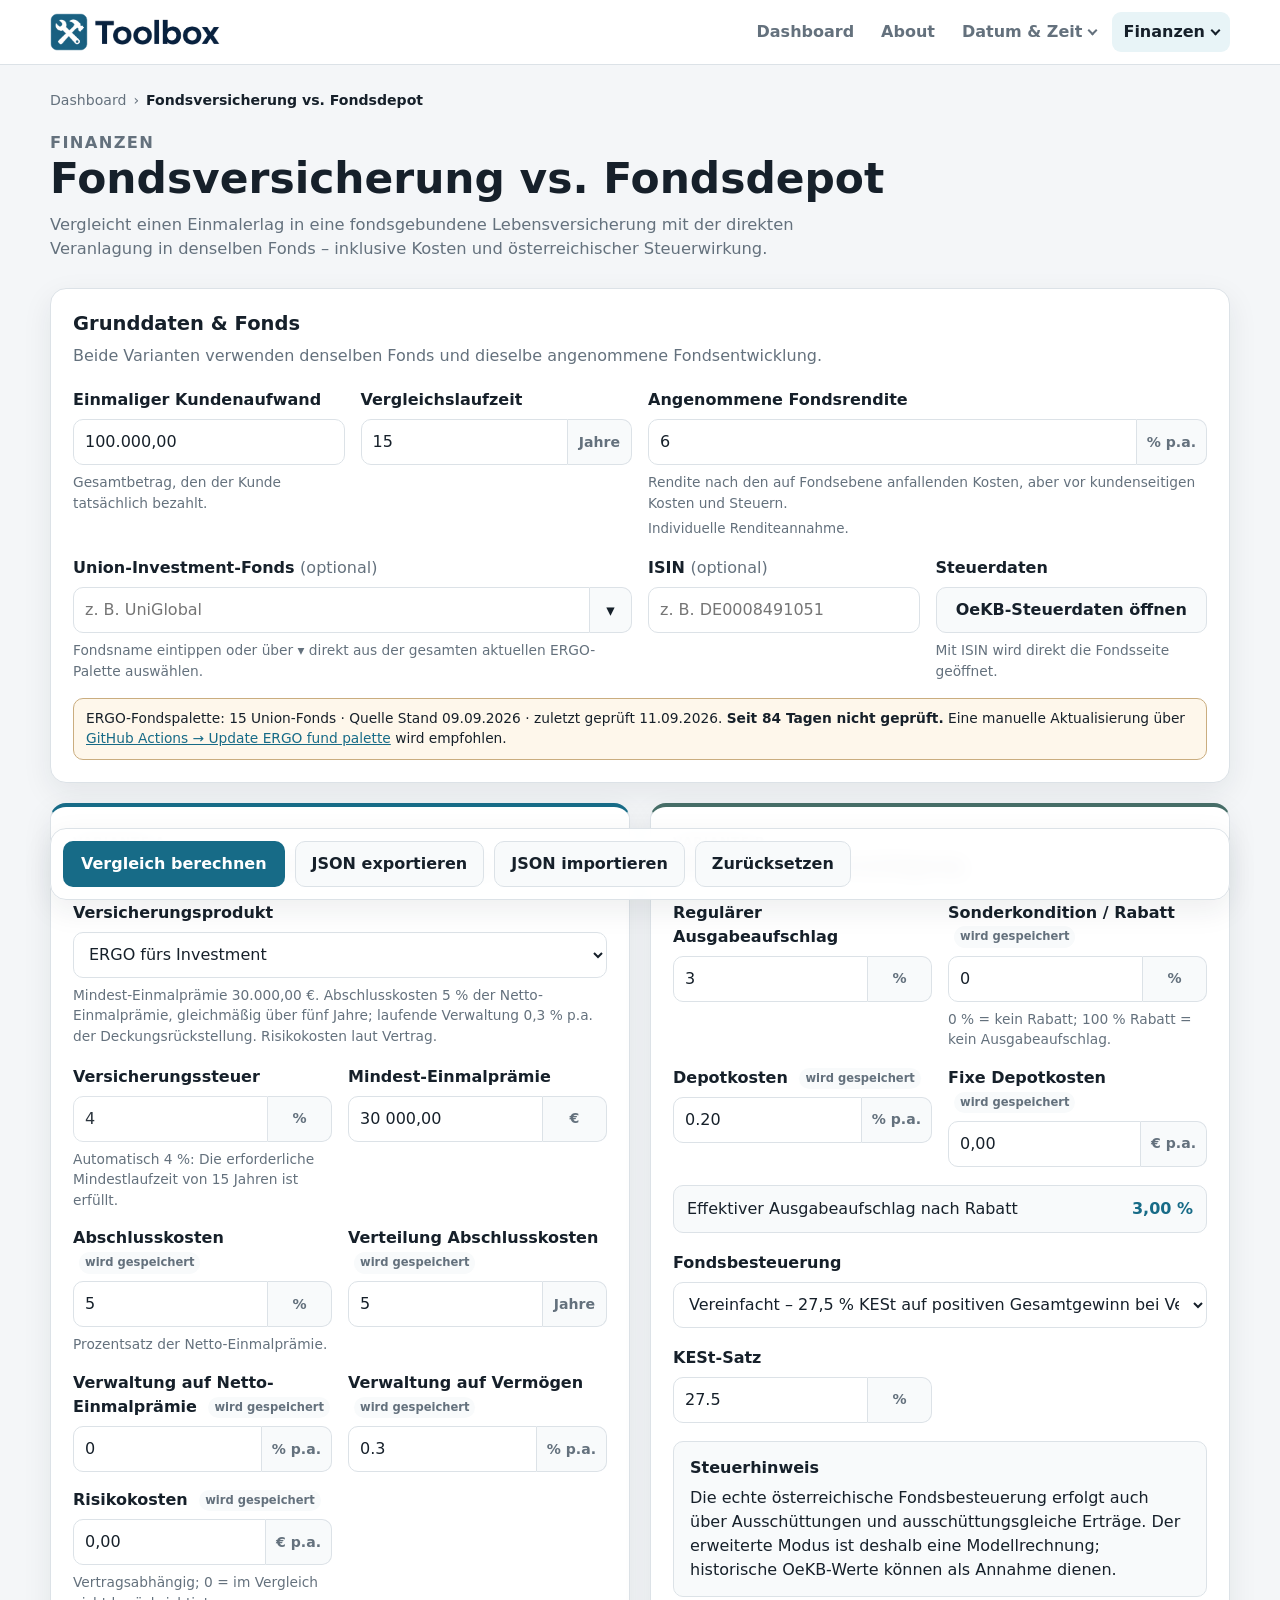
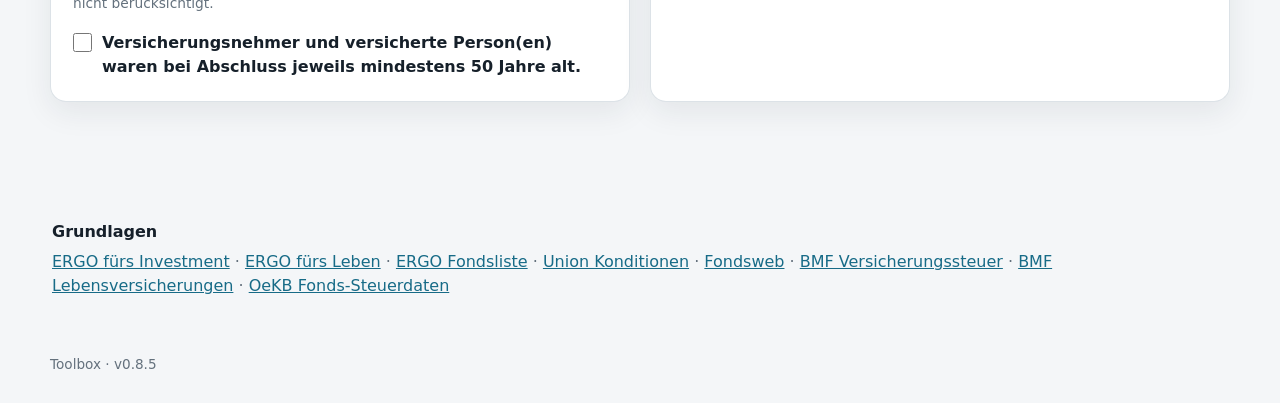
<file: docs/insurance_fund_compare.html>
<!DOCTYPE html>
<html lang="de">
<head>
  <meta charset="utf-8">
  <meta name="viewport" content="width=device-width, initial-scale=1">
  <meta name="description" content="Fondsgebundene Lebensversicherung mit Einmalerlag und direkte Fondsveranlagung nach Kosten und österreichischen Steuern vergleichen.">
  <link rel="icon" href="assets/favicon/favicon.ico" sizes="any">
  <link rel="icon" type="image/png" sizes="48x48" href="assets/favicon/favicon-48x48.png">
  <link rel="icon" type="image/png" sizes="32x32" href="assets/favicon/favicon-32x32.png">
  <link rel="icon" type="image/png" sizes="16x16" href="assets/favicon/favicon-16x16.png">
  <link rel="apple-touch-icon" sizes="180x180" href="assets/favicon/apple-touch-icon.png">
  <link rel="manifest" href="assets/favicon/site.webmanifest">
  <meta name="theme-color" content="#316880">
  <title>Toolbox – Fondsversicherung vs. Fondsdepot</title>
  <link rel="stylesheet" href="css/base.css">
  <link rel="stylesheet" href="css/navigation.css">
  <link rel="stylesheet" href="css/insurance-fund-compare.css?v=0.7.6">
</head>
<body>
  <div data-site-header></div>
  <main>
    <nav class="breadcrumbs" aria-label="Breadcrumb" data-breadcrumbs></nav>

    <header class="page-heading page-heading--compact-mobile">
      <p class="page-heading__eyebrow">Finanzen</p>
      <h1>Fondsversicherung vs. Fondsdepot</h1>
      <p>Vergleicht einen Einmalerlag in eine fondsgebundene Lebensversicherung mit der direkten Veranlagung in denselben Fonds – inklusive Kosten und österreichischer Steuerwirkung.</p>
    </header>

    <form class="ifc-form" data-ifc-form novalidate>
      <section class="panel ifc-panel">
        <div class="panel__header">
          <h2>Grunddaten &amp; Fonds</h2>
          <p>Beide Varianten verwenden denselben Fonds und dieselbe angenommene Fondsentwicklung.</p>
        </div>
        <div class="panel__body ifc-grid ifc-grid--4">
          <div class="field">
            <label for="amount">Einmaliger Kundenaufwand</label>
            <input id="amount" name="amount" type="text" inputmode="decimal" autocomplete="off" value="100.000,00" required>
            <span class="field__hint">Gesamtbetrag, den der Kunde tatsächlich bezahlt.</span>
          </div>
          <div class="field">
            <label for="years">Vergleichslaufzeit</label>
            <div class="ifc-input-suffix"><input id="years" name="years" type="number" min="1" max="60" step="1" value="15" required><span>Jahre</span></div>
          </div>
          <div class="field ifc-span-2">
            <label for="grossReturnPercent">Angenommene Fondsrendite</label>
            <div class="ifc-input-suffix"><input id="grossReturnPercent" name="grossReturnPercent" type="number" min="-100" max="100" step="0.01" value="6"><span>% p.a.</span></div>
            <span class="field__hint">Rendite nach den auf Fondsebene anfallenden Kosten, aber vor kundenseitigen Kosten und Steuern.</span>
            <div class="ifc-return-suggestions" data-return-suggestions hidden></div>
            <div class="ifc-return-source" data-return-source>Individuelle Renditeannahme.</div>
          </div>

          <div class="field ifc-span-2">
            <label for="fundName">Union-Investment-Fonds <span class="ifc-optional">(optional)</span></label>
            <div class="ifc-fund-picker" data-fund-picker>
              <div class="ifc-fund-picker__control">
                <input id="fundName" name="fundName" type="text" maxlength="120" list="ifcFundNameOptions" autocomplete="off" placeholder="z. B. UniGlobal" aria-controls="ifcFundMenu" aria-expanded="false">
                <button class="ifc-fund-picker__toggle" type="button" data-fund-menu-toggle aria-label="Fonds aus der ERGO-Palette auswählen" title="Fonds auswählen" disabled>
                  <span aria-hidden="true">▾</span>
                </button>
              </div>
              <div id="ifcFundMenu" class="ifc-fund-menu" data-fund-menu role="listbox" hidden></div>
            </div>
            <datalist id="ifcFundNameOptions"></datalist>
            <span class="field__hint">Fondsname eintippen oder über ▾ direkt aus der gesamten aktuellen ERGO-Palette auswählen.</span>
          </div>
          <div class="field">
            <label for="fundIsin">ISIN <span class="ifc-optional">(optional)</span></label>
            <input id="fundIsin" name="fundIsin" type="text" maxlength="12" list="ifcFundIsinOptions" autocomplete="off" autocapitalize="characters" placeholder="z. B. DE0008491051">
            <datalist id="ifcFundIsinOptions"></datalist>
          </div>
          <div class="field ifc-oekb-field">
            <span class="ifc-field-label">Steuerdaten</span>
            <a class="secondary-button ifc-button-link" data-oekb-link href="https://my.oekb.at/kapitalmarkt-services/kms-output/fonds-info/sd/af/f" target="_blank" rel="noopener">OeKB-Steuerdaten öffnen</a>
            <span class="field__hint">Mit ISIN wird direkt die Fondsseite geöffnet.</span>
          </div>
          <div class="ifc-span-4 ifc-palette-status" data-fund-palette-status role="status">ERGO-Fondspalette wird geladen …</div>
          <div class="ifc-span-4 ifc-fund-match-status" data-fund-match-status hidden></div>
        </div>
      </section>

      <div class="ifc-two-column">
        <section class="panel ifc-panel ifc-panel--insurance">
          <div class="panel__header">
            <p class="ifc-kicker">Variante A</p>
            <h2>Fondsgebundene Lebensversicherung</h2>
          </div>
          <div class="panel__body ifc-stack">
            <div class="field">
              <label for="insuranceProduct">Versicherungsprodukt</label>
              <select id="insuranceProduct" name="insuranceProduct">
                <option value="ergo_investment" selected>ERGO fürs Investment</option>
                <option value="ergo_life">ERGO fürs Leben – Einmalprämie</option>
                <option value="custom">Individuelle Versicherung</option>
              </select>
              <span class="field__hint" data-product-hint></span>
            </div>

            <div class="ifc-grid ifc-grid--2">
              <div class="field">
                <label for="insuranceTaxPercent">Versicherungssteuer</label>
                <div class="ifc-input-suffix"><input id="insuranceTaxPercent" name="insuranceTaxPercent" type="number" min="0" max="30" step="0.01" value="4"><span>%</span></div>
                <span class="field__hint" data-insurance-tax-hint>Für ERGO-Produkte wird der Satz aus Laufzeit und 50+-Voraussetzung automatisch bestimmt.</span>
              </div>
              <div class="field">
                <label for="insuranceMinimumAmount">Mindest-Einmalprämie</label>
                <div class="ifc-input-suffix"><input id="insuranceMinimumAmount" name="insuranceMinimumAmount" type="text" inputmode="decimal" autocomplete="off" value="30.000,00"><span>€</span></div>
              </div>
              <div class="field">
                <label for="insuranceEntryCostPercent">Abschlusskosten <span class="ifc-saved-badge">wird gespeichert</span></label>
                <div class="ifc-input-suffix"><input id="insuranceEntryCostPercent" name="insuranceEntryCostPercent" type="number" min="0" max="50" step="0.01" value="5"><span>%</span></div>
                <span class="field__hint">Prozentsatz der Netto-Einmalprämie.</span>
              </div>
              <div class="field">
                <label for="insuranceEntryCostYears">Verteilung Abschlusskosten <span class="ifc-saved-badge">wird gespeichert</span></label>
                <div class="ifc-input-suffix"><input id="insuranceEntryCostYears" name="insuranceEntryCostYears" type="number" min="1" max="20" step="1" value="5"><span>Jahre</span></div>
              </div>
              <div class="field">
                <label for="insuranceAdminPremiumPercent">Verwaltung auf Netto-Einmalprämie <span class="ifc-saved-badge">wird gespeichert</span></label>
                <div class="ifc-input-suffix"><input id="insuranceAdminPremiumPercent" name="insuranceAdminPremiumPercent" type="number" min="0" max="20" step="0.01" value="0"><span>% p.a.</span></div>
              </div>
              <div class="field">
                <label for="insuranceAdminAssetPercent">Verwaltung auf Vermögen <span class="ifc-saved-badge">wird gespeichert</span></label>
                <div class="ifc-input-suffix"><input id="insuranceAdminAssetPercent" name="insuranceAdminAssetPercent" type="number" min="0" max="20" step="0.01" value="0.3"><span>% p.a.</span></div>
              </div>
              <div class="field">
                <label for="insuranceRiskAnnual">Risikokosten <span class="ifc-saved-badge">wird gespeichert</span></label>
                <div class="ifc-input-suffix"><input id="insuranceRiskAnnual" name="insuranceRiskAnnual" type="text" inputmode="decimal" autocomplete="off" value="0,00"><span>€ p.a.</span></div>
                <span class="field__hint">Vertragsabhängig; 0 = im Vergleich nicht berücksichtigt.</span>
              </div>
            </div>

            <label class="ifc-check">
              <input id="age50Plus" name="age50Plus" type="checkbox">
              <span>Versicherungsnehmer und versicherte Person(en) waren bei Abschluss jeweils mindestens 50 Jahre alt.</span>
            </label>

            <div class="ifc-warning" data-short-term-warning hidden>
              <strong>Vergleich vor Ende der steuerlichen Mindestanlagedauer.</strong>
              <span data-short-term-text></span>
              <div class="field">
                <label for="personalTaxPercent">Persönlicher ESt-Satz für eine mögliche Differenzbesteuerung</label>
                <div class="ifc-input-suffix"><input id="personalTaxPercent" name="personalTaxPercent" type="number" min="0" max="60" step="0.01" value="0"><span>%</span></div>
              </div>
            </div>
          </div>
        </section>

        <section class="panel ifc-panel ifc-panel--depot">
          <div class="panel__header">
            <p class="ifc-kicker">Variante B</p>
            <h2>Direkte Fondsveranlagung</h2>
          </div>
          <div class="panel__body ifc-stack">
            <div class="ifc-grid ifc-grid--2">
              <div class="field">
                <label for="issueLoadPercent">Regulärer Ausgabeaufschlag</label>
                <div class="ifc-input-suffix"><input id="issueLoadPercent" name="issueLoadPercent" type="number" min="0" max="100" step="0.01" value="3"><span>%</span></div>
              </div>
              <div class="field">
                <label for="issueLoadDiscountPercent">Sonderkondition / Rabatt <span class="ifc-saved-badge">wird gespeichert</span></label>
                <div class="ifc-input-suffix"><input id="issueLoadDiscountPercent" name="issueLoadDiscountPercent" type="number" min="0" max="100" step="1" value="0"><span>%</span></div>
                <span class="field__hint">0 % = kein Rabatt; 100 % Rabatt = kein Ausgabeaufschlag.</span>
              </div>
              <div class="field">
                <label for="depotFeePercent">Depotkosten <span class="ifc-saved-badge">wird gespeichert</span></label>
                <div class="ifc-input-suffix"><input id="depotFeePercent" name="depotFeePercent" type="number" min="0" max="20" step="0.01" value="0.20"><span>% p.a.</span></div>
              </div>
              <div class="field">
                <label for="depotFeeAnnual">Fixe Depotkosten <span class="ifc-saved-badge">wird gespeichert</span></label>
                <div class="ifc-input-suffix"><input id="depotFeeAnnual" name="depotFeeAnnual" type="text" inputmode="decimal" autocomplete="off" value="0,00"><span>€ p.a.</span></div>
              </div>
            </div>

            <div class="ifc-live-value">
              <span>Effektiver Ausgabeaufschlag nach Rabatt</span>
              <strong data-effective-issue-load>0,00 %</strong>
            </div>

            <div class="field">
              <label for="directTaxMode">Fondsbesteuerung</label>
              <select id="directTaxMode" name="directTaxMode">
                <option value="simple" selected>Vereinfacht – 27,5 % KESt auf positiven Gesamtgewinn bei Verkauf</option>
                <option value="annual_proxy">Erweitert – jährliche Steuerannahme + Restgewinn bei Verkauf</option>
              </select>
            </div>

            <div class="ifc-grid ifc-grid--2">
              <div class="field">
                <label for="capitalGainsTaxPercent">KESt-Satz</label>
                <div class="ifc-input-suffix"><input id="capitalGainsTaxPercent" name="capitalGainsTaxPercent" type="number" min="0" max="100" step="0.01" value="27.5"><span>%</span></div>
              </div>
              <div class="field" data-annual-taxable-yield-field hidden>
                <label for="annualTaxableYieldPercent">Jährlich steuerwirksamer Ertrag</label>
                <div class="ifc-input-suffix"><input id="annualTaxableYieldPercent" name="annualTaxableYieldPercent" type="number" min="0" max="100" step="0.01" value="2"><span>% p.a.</span></div>
                <span class="field__hint">Näherung auf Basis der OeKB-Steuerdaten; nicht mit der Fondsrendite gleichsetzen.</span>
              </div>
            </div>

            <div class="ifc-info">
              <strong>Steuerhinweis</strong>
              <span>Die echte österreichische Fondsbesteuerung erfolgt auch über Ausschüttungen und ausschüttungsgleiche Erträge. Der erweiterte Modus ist deshalb eine Modellrechnung; historische OeKB-Werte können als Annahme dienen.</span>
            </div>
          </div>
        </section>
      </div>

      <div class="ifc-actions">
        <button class="primary-button" type="submit">Vergleich berechnen</button>
        <button class="secondary-button" data-export type="button">JSON exportieren</button>
        <button class="secondary-button" data-import type="button">JSON importieren</button>
        <button class="secondary-button" data-reset type="button">Zurücksetzen</button>
        <input type="file" accept="application/json,.json" data-import-file hidden>
      </div>
      <p class="form-message form-message--error" data-error hidden></p>
    </form>

    <section class="ifc-results" data-results hidden>
      <div class="ifc-result-grid">
        <article class="ifc-result-card ifc-result-card--insurance">
          <span>Fondsversicherung</span>
          <strong data-insurance-end>–</strong>
          <small data-insurance-return>–</small>
        </article>
        <article class="ifc-result-card ifc-result-card--depot">
          <span>Fondsdepot</span>
          <strong data-direct-end>–</strong>
          <small data-direct-return>–</small>
        </article>
        <article class="ifc-result-card ifc-result-card--difference">
          <span data-difference-label>Unterschied</span>
          <strong data-difference>–</strong>
          <small data-break-even>–</small>
        </article>
      </div>

      <section class="panel ifc-panel ifc-chart-panel">
        <div class="panel__header">
          <h2>Vermögensentwicklung</h2>
          <p>Hypothetischer Nettoauszahlungswert bei Beendigung zum jeweiligen Jahresende.</p>
        </div>
        <div class="panel__body">
          <div class="ifc-chart-legend"><span><i class="ifc-dot ifc-dot--insurance"></i>Fondsversicherung</span><span><i class="ifc-dot ifc-dot--depot"></i>Fondsdepot</span></div>
          <div class="ifc-chart" data-chart></div>
        </div>
      </section>

      <section class="panel ifc-panel ifc-comparison-panel">
        <div class="panel__header">
          <h2>Kosten &amp; Steuern im Vergleich</h2>
          <p>Gleiche bzw. wirtschaftlich vergleichbare Positionen stehen direkt nebeneinander. Der jeweilige Euro-Vorteil wird auf der günstigeren Seite angezeigt.</p>
        </div>
        <div class="panel__body">
          <div class="ifc-comparison-breakdown" data-comparison-breakdown></div>
        </div>
      </section>

      <section class="ifc-method-note">
        <strong>Berechnungshinweis</strong>
        <p>Die Berechnung ist eine Projektion mit jährlichen Rechenschritten. Die eingegebene Fondsrendite versteht sich bereits nach den auf Fondsebene anfallenden Kosten. Tatsächliche Wertentwicklung, steuerliche Meldedaten und Versicherungskosten können abweichen. Die hinterlegten ERGO-Abschlusskosten werden gleichmäßig über fünf Jahre verteilt. Verwaltungskosten können getrennt als Prozentsatz der Netto-Einmalprämie und des laufenden Vermögens modelliert werden. Persönlich angepasste Versicherungskosten werden getrennt je Versicherungsprodukt gespeichert. Bei den beiden ERGO-Produkten wird die Versicherungssteuer aus Laufzeit und 50+-Voraussetzung automatisch mit 4 % bzw. 11 % gesetzt. Depotkosten und Sonderkondition/Rabatt werden ebenfalls lokal auf dem Gerät gespeichert.</p>
      </section>
    </section>

    <section class="ifc-sources">
      <h2>Grundlagen</h2>
      <p><a href="https://ergo-versicherung.at/veranlagung/fondsgebundene-lebensversicherung" target="_blank" rel="noopener">ERGO fürs Investment</a> · <a href="https://ergo-versicherung.at/veranlagung/flexible-veranlagung" target="_blank" rel="noopener">ERGO fürs Leben</a> · <a href="https://ergo-versicherung.at/fileadmin/user_upload/pdf/produktreports/DIE_FONDSPALETTE_ERGO_FUERS_LEBEN_SPAREN_INVESTMENT_GESAMT.pdf" target="_blank" rel="noopener">ERGO Fondsliste</a> · <a href="https://www.union-investment.de/fonds_depot/uniondepot/besonderes-preis-leistungsverzeichnis" target="_blank" rel="noopener">Union Konditionen</a> · <a href="https://www.fondsweb.com/at" target="_blank" rel="noopener">Fondsweb</a> · <a href="https://www.bmf.gv.at/themen/steuern/steuern-von-a-bis-z/versicherungssteuer/bemessungsgrundlage-steuersaetze.html" target="_blank" rel="noopener">BMF Versicherungssteuer</a> · <a href="https://www.bmf.gv.at/themen/steuern/sparen-veranlagen/lebensversicherungen.html" target="_blank" rel="noopener">BMF Lebensversicherungen</a> · <a href="https://www.oekb.at/kapitalmarkt-services/unser-datenangebot/fonds/steuerdaten" target="_blank" rel="noopener">OeKB Fonds-Steuerdaten</a></p>
    </section>
  </main>

  <footer class="site-footer">Toolbox</footer>
  <script type="module" src="js/navigation.js"></script>
  <script type="module" src="js/insurance-fund-compare.js?v=0.7.6"></script>
</body>
</html>
</file>
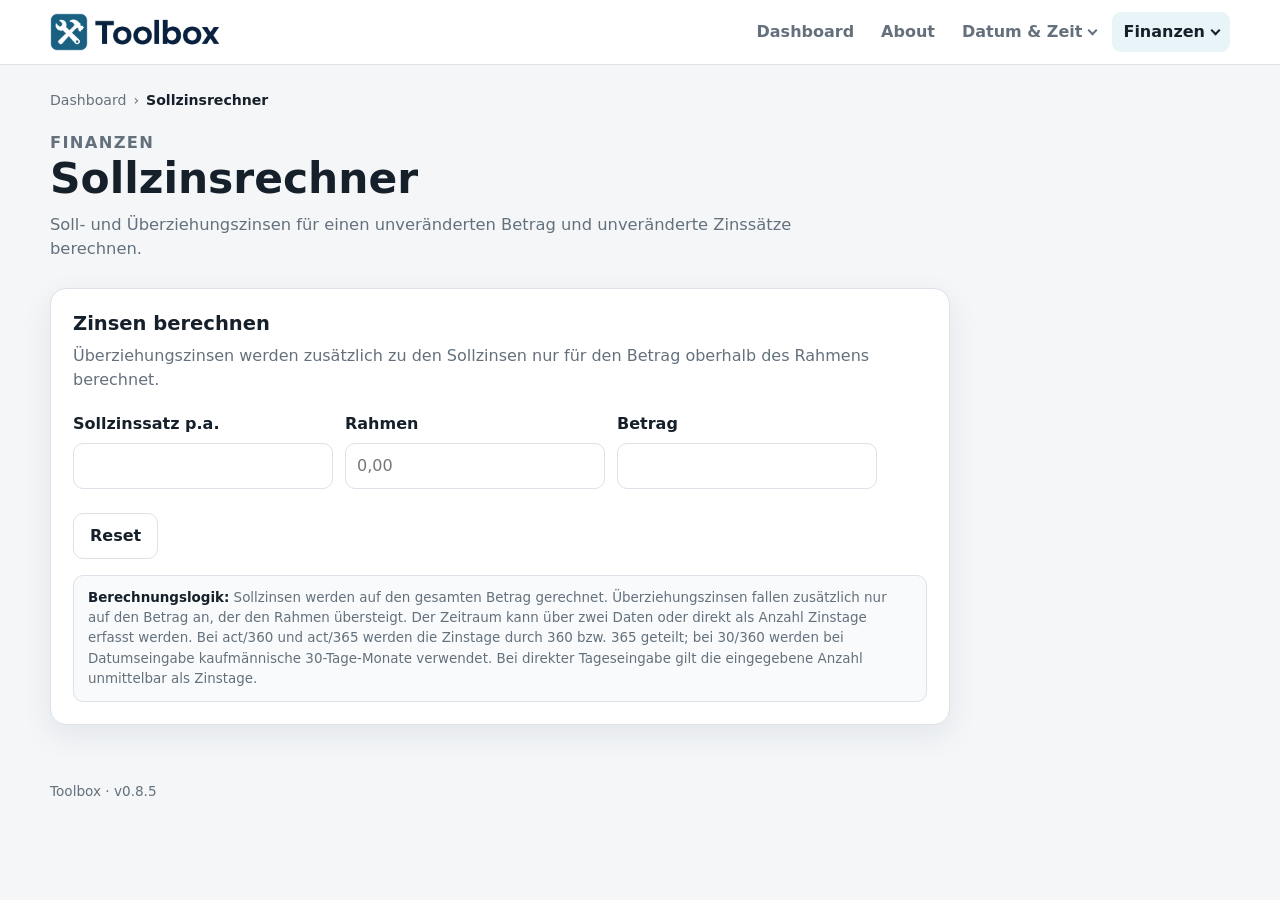
<file: docs/interest_calculator.html>
<!doctype html>
<html lang="de">
<head>
  <meta charset="utf-8">
  <meta name="viewport" content="width=device-width, initial-scale=1">
  <meta name="description" content="Sollzinsen und zusätzliche Überziehungszinsen für einen unveränderten Betrag und Zinssatz berechnen.">
  <link rel="icon" href="assets/favicon/favicon.ico" sizes="any">
  <link rel="icon" type="image/png" sizes="48x48" href="assets/favicon/favicon-48x48.png">
  <link rel="icon" type="image/png" sizes="32x32" href="assets/favicon/favicon-32x32.png">
  <link rel="icon" type="image/png" sizes="16x16" href="assets/favicon/favicon-16x16.png">
  <link rel="apple-touch-icon" sizes="180x180" href="assets/favicon/apple-touch-icon.png">
  <link rel="manifest" href="assets/favicon/site.webmanifest">
  <meta name="theme-color" content="#316880">
  <title>Toolbox – Sollzinsrechner</title>
  <link rel="stylesheet" href="css/base.css">
  <link rel="stylesheet" href="css/navigation.css">
  <link rel="stylesheet" href="css/interest-calculator.css?v=0.8.5">
</head>
<body>
  <div data-site-header></div>

  <main>
    <nav class="breadcrumbs" aria-label="Breadcrumb" data-breadcrumbs></nav>

    <header class="page-heading page-heading--compact-mobile">
      <p class="page-heading__eyebrow">Finanzen</p>
      <h1>Sollzinsrechner</h1>
      <p>Soll- und Überziehungszinsen für einen unveränderten Betrag und unveränderte Zinssätze berechnen.</p>
    </header>

    <section class="panel interest-panel">
      <div class="panel__header">
        <h2>Zinsen berechnen</h2>
        <p>Überziehungszinsen werden zusätzlich zu den Sollzinsen nur für den Betrag oberhalb des Rahmens berechnet.</p>
      </div>
      <div class="panel__body">
        <form class="interest-form" data-interest-form>
          <div class="interest-form__base">
            <div class="field">
              <label for="debitRatePercent">Sollzinssatz p.a.</label>
              <input id="debitRatePercent" name="debitRatePercent" type="text" inputmode="decimal" autocomplete="off" required>
            </div>
            <div class="field">
              <label for="limitAmount">Rahmen</label>
              <input id="limitAmount" name="limitAmount" type="text" inputmode="decimal" autocomplete="off" placeholder="0,00">
            </div>
            <div class="field">
              <label for="amount">Betrag</label>
              <input id="amount" name="amount" type="text" inputmode="decimal" autocomplete="off" required>
            </div>
          </div>

          <div class="interest-form__settings">
            <div class="field interest-form__overdraft" data-overdraft-field hidden>
              <label for="overdraftRatePercent">Überziehungszinssatz p.a.</label>
              <input id="overdraftRatePercent" name="overdraftRatePercent" type="text" inputmode="decimal" autocomplete="off">
            </div>

            <div class="field interest-form__date-range" data-date-fields hidden>
              <label for="dateRangeButton">Zeitraum</label>
              <button class="date-range-trigger" id="dateRangeButton" type="button" data-date-range-trigger aria-haspopup="dialog" aria-expanded="false">
                <span data-date-range-value>Zeitraum auswählen</span>
                <span class="date-range-trigger__icon" aria-hidden="true">▾</span>
              </button>
              <input id="startDate" name="startDate" type="hidden">
              <input id="endDate" name="endDate" type="hidden">

              <div class="date-range-popover" data-date-range-popover hidden role="dialog" aria-label="Zeitraum auswählen">
                <div class="date-range-popover__header">
                  <button class="date-range-nav" type="button" data-calendar-prev aria-label="Vorheriger Monat">‹</button>
                  <strong data-calendar-status>Beginndatum auswählen</strong>
                  <button class="date-range-nav" type="button" data-calendar-next aria-label="Nächster Monat">›</button>
                </div>
                <div class="date-range-months" data-calendar-months></div>
              </div>
            </div>

            <div class="field interest-form__days" data-days-field hidden>
              <label for="dayCount">Anzahl Tage</label>
              <input id="dayCount" name="dayCount" type="number" inputmode="numeric" min="0" step="1">
            </div>

            <div class="field interest-form__period-mode" data-period-mode-field hidden>
              <div class="interest-field-label-row">
                <label for="periodMode">Zeitraum erfassen</label>
                <button class="interest-edit-link" type="button" data-period-mode-edit>ändern</button>
              </div>
              <select id="periodMode" name="periodMode" disabled>
                <option value="DATES" selected>Datum von / bis</option>
                <option value="DAYS">Anzahl Tage</option>
              </select>
            </div>
          </div>

          <div class="field interest-form__method" data-method-field hidden>
            <label for="calculationMethod">Berechnungsart</label>
            <select id="calculationMethod" name="calculationMethod">
              <option value="ACT_360">act/360 – tatsächliche Tage / 360</option>
              <option value="ACT_365">act/365 – tatsächliche Tage / 365</option>
              <option value="30_360">30/360 – kaufmännisch</option>
            </select>
          </div>

          <div class="interest-form__actions">
            <button class="primary-button" type="submit" data-submit-button hidden>Zinsen berechnen</button>
            <button class="interest-reset-button" type="button" data-reset-button>Reset</button>
          </div>
          <p class="form-message form-message--error" data-interest-error hidden></p>
        </form>

        <div class="interest-results" data-interest-results hidden aria-live="polite">
          <div class="interest-result-card">
            <span class="interest-result-card__label">Sollzinsen</span>
            <strong class="interest-result-card__value" data-debit-interest></strong>
            <span class="interest-result-card__meta">auf den gesamten Betrag</span>
          </div>
          <div class="interest-result-card">
            <span class="interest-result-card__label">Überziehungszinsen</span>
            <strong class="interest-result-card__value" data-overdraft-interest></strong>
            <span class="interest-result-card__meta">zusätzlich oberhalb des Rahmens</span>
          </div>
          <div class="interest-result-card interest-result-card--total">
            <span class="interest-result-card__label">Gesamt</span>
            <strong class="interest-result-card__value" data-total-interest></strong>
            <span class="interest-result-card__meta" data-period-meta></span>
          </div>
        </div>

        <aside class="interest-note" aria-label="Hinweis zur Berechnung">
          <strong>Berechnungslogik:</strong> Sollzinsen werden auf den gesamten Betrag gerechnet. Überziehungszinsen fallen zusätzlich nur auf den Betrag an, der den Rahmen übersteigt. Der Zeitraum kann über zwei Daten oder direkt als Anzahl Zinstage erfasst werden. Bei act/360 und act/365 werden die Zinstage durch 360 bzw. 365 geteilt; bei 30/360 werden bei Datumseingabe kaufmännische 30-Tage-Monate verwendet. Bei direkter Tageseingabe gilt die eingegebene Anzahl unmittelbar als Zinstage.
        </aside>
      </div>
    </section>
  </main>

  <footer class="site-footer">Toolbox · v0.8.5</footer>

  <script type="module" src="js/navigation.js"></script>
  <script type="module" src="js/interest-calculator.js?v=0.8.5"></script>
</body>
</html>
</file>
<file: docs/css/base.css>
:root {
  color-scheme: light dark;
  --bg: #f4f6f8;
  --surface: #ffffff;
  --surface-soft: #f8fafb;
  --text: #16202a;
  --text-muted: #64717d;
  --border: #dce2e7;
  --accent: #176b87;
  --accent-strong: #0f536a;
  --accent-soft: #e8f4f7;
  --danger: #a22929;
  --danger-soft: #fff0f0;
  --shadow: 0 10px 30px rgba(23, 37, 48, 0.08);
  --radius: 16px;
  --radius-small: 10px;
  --content-width: 1180px;
}

* {
  box-sizing: border-box;
}

html {
  min-height: 100%;
  background: var(--bg);
}

body {
  min-height: 100vh;
  margin: 0;
  font-family: Inter, ui-sans-serif, system-ui, -apple-system, BlinkMacSystemFont, "Segoe UI", sans-serif;
  color: var(--text);
  background: var(--bg);
  line-height: 1.5;
}

a {
  color: inherit;
}

button,
input,
select {
  font: inherit;
}

button,
input,
select,
a {
  -webkit-tap-highlight-color: transparent;
}

main {
  width: min(calc(100% - 32px), var(--content-width));
  margin: 0 auto;
  padding: 24px 0 56px;
}

.page-heading {
  margin: 18px 0 26px;
}

.page-heading__eyebrow {
  margin: 0 0 4px;
  color: var(--accent);
  font-size: 0.82rem;
  font-weight: 800;
  letter-spacing: 0.08em;
  text-transform: uppercase;
}

.page-heading h1 {
  margin: 0;
  font-size: clamp(1.8rem, 4vw, 2.65rem);
  line-height: 1.12;
}

.page-heading p {
  max-width: 760px;
  margin: 10px 0 0;
  color: var(--text-muted);
  font-size: 1.02rem;
}

.panel {
  border: 1px solid var(--border);
  border-radius: var(--radius);
  background: var(--surface);
  box-shadow: var(--shadow);
}

.panel__header {
  padding: 20px 22px 0;
}

.panel__header h2 {
  margin: 0;
  font-size: 1.22rem;
}

.panel__header p {
  margin: 6px 0 0;
  color: var(--text-muted);
}

.panel__body {
  padding: 20px 22px 22px;
}

.field {
  display: grid;
  min-width: 0;
  gap: 7px;
  align-content: start;
}

.field label {
  font-weight: 700;
}

.field__hint {
  color: var(--text-muted);
  font-size: 0.86rem;
}

input,
select {
  width: 100%;
  min-width: 0;
  max-width: 100%;
  min-height: 46px;
  padding: 9px 11px;
  border: 1px solid var(--border);
  border-radius: var(--radius-small);
  color: var(--text);
  background: var(--surface);
}

input[type="date"] {
  display: block;
  inline-size: 100%;
  min-inline-size: 0;
  max-inline-size: 100%;
}

input:focus,
select:focus,
button:focus-visible,
a:focus-visible {
  outline: 3px solid color-mix(in srgb, var(--accent) 34%, transparent);
  outline-offset: 2px;
}

.primary-button {
  min-height: 46px;
  padding: 10px 18px;
  border: 0;
  border-radius: var(--radius-small);
  color: white;
  background: var(--accent);
  font-weight: 800;
  cursor: pointer;
}

.primary-button:hover {
  background: var(--accent-strong);
}

.form-message {
  margin: 2px 0 0;
  padding: 10px 12px;
  border-radius: var(--radius-small);
  font-size: 0.92rem;
}

.form-message--error {
  color: var(--danger);
  background: var(--danger-soft);
}

.error-box {
  display: grid;
  gap: 4px;
  padding: 16px;
  border: 1px solid color-mix(in srgb, var(--danger) 35%, var(--border));
  border-radius: var(--radius-small);
  color: var(--danger);
  background: var(--danger-soft);
}

.site-footer {
  width: min(calc(100% - 32px), var(--content-width));
  margin: 0 auto;
  padding: 0 0 28px;
  color: var(--text-muted);
  font-size: 0.85rem;
}

@media (prefers-color-scheme: dark) {
  :root {
    --bg: #10161b;
    --surface: #182127;
    --surface-soft: #131b20;
    --text: #edf3f6;
    --text-muted: #a7b4bc;
    --border: #314049;
    --accent: #4fa9c8;
    --accent-strong: #69b8d3;
    --accent-soft: #17313a;
    --danger: #ff9d9d;
    --danger-soft: #351c1c;
    --shadow: 0 12px 30px rgba(0, 0, 0, 0.22);
  }
}

@media (max-width: 640px) {
  main {
    width: min(calc(100% - 24px), var(--content-width));
    padding-top: 16px;
  }

  .page-heading {
    margin-top: 12px;
  }

  .panel,
  .panel__header,
  .panel__body,
  .calculator-form,
  .field {
    min-width: 0;
    max-width: 100%;
  }

  .panel__header,
  .panel__body {
    padding-left: 16px;
    padding-right: 16px;
  }

  .field {
    overflow: hidden;
  }

  input[type="date"] {
    display: block;
    box-sizing: border-box;
    width: 100% !important;
    min-width: 0 !important;
    max-width: 100% !important;
    -webkit-appearance: none;
    appearance: none;
  }

  input[type="date"]::-webkit-date-and-time-value {
    min-width: 0;
    text-align: left;
  }

  .site-footer {
    width: min(calc(100% - 24px), var(--content-width));
  }
}
</file>
<file: docs/css/navigation.css>
.site-header {
  position: sticky;
  top: 0;
  z-index: 50;
  border-bottom: 1px solid var(--border);
  background: color-mix(in srgb, var(--surface) 94%, transparent);
  backdrop-filter: blur(14px);
}

.site-header__inner {
  width: min(calc(100% - 32px), var(--content-width));
  min-height: 64px;
  margin: 0 auto;
  display: flex;
  align-items: center;
  gap: 24px;
}

.site-brand {
  display: inline-flex;
  align-items: center;
  gap: 10px;
  color: var(--text);
  text-decoration: none;
  font-size: 1.12rem;
  font-weight: 850;
}

.site-brand__logo {
  display: block;
  width: auto;
  height: 40px;
  max-width: 170px;
  object-fit: contain;
}

.topnav {
  display: flex;
  align-items: center;
  gap: 5px;
  margin-left: auto;
}

.topnav__link,
.topnav-dropdown__summary {
  min-height: 40px;
  display: inline-flex;
  align-items: center;
  gap: 7px;
  padding: 8px 11px;
  border-radius: 9px;
  color: var(--text-muted);
  text-decoration: none;
  font-weight: 700;
  white-space: nowrap;
}

.topnav__link:hover,
.topnav__link.is-active,
.topnav-dropdown.is-active > .topnav-dropdown__summary,
.topnav-dropdown[open] > .topnav-dropdown__summary {
  color: var(--text);
  background: var(--accent-soft);
}

.topnav-dropdown {
  position: relative;
}

.topnav-dropdown__summary {
  list-style: none;
  cursor: pointer;
  user-select: none;
}

.topnav-dropdown__summary::-webkit-details-marker {
  display: none;
}

.topnav-dropdown__summary::marker {
  content: "";
}

.topnav-dropdown__chevron {
  width: 7px;
  height: 7px;
  margin-top: -3px;
  border-right: 2px solid currentColor;
  border-bottom: 2px solid currentColor;
  transform: rotate(45deg);
  transition: transform 0.15s ease;
}

.topnav-dropdown[open] .topnav-dropdown__chevron {
  margin-top: 3px;
  transform: rotate(225deg);
}

.topnav-dropdown__panel {
  position: absolute;
  top: calc(100% + 7px);
  right: 0;
  z-index: 70;
  min-width: 235px;
  padding: 7px;
  border: 1px solid var(--border);
  border-radius: 12px;
  background: var(--surface);
  box-shadow: 0 14px 34px rgba(15, 23, 42, 0.14);
}

.topnav-dropdown__link {
  display: block;
  padding: 10px 11px;
  border-radius: 8px;
  color: var(--text);
  text-decoration: none;
  font-weight: 700;
  white-space: nowrap;
}

.topnav-dropdown__link:hover,
.topnav-dropdown__link.is-active {
  background: var(--accent-soft);
}

.menu-button {
  display: none;
  width: 44px;
  height: 44px;
  margin-left: auto;
  padding: 10px;
  border: 1px solid var(--border);
  border-radius: 11px;
  background: var(--surface);
  cursor: pointer;
}

.menu-button span {
  display: block;
  height: 2px;
  margin: 4px 0;
  border-radius: 2px;
  background: var(--text);
}

.breadcrumbs {
  display: flex;
  flex-wrap: wrap;
  align-items: center;
  gap: 7px;
  min-height: 24px;
  color: var(--text-muted);
  font-size: 0.88rem;
}

.breadcrumbs__link {
  color: var(--text-muted);
  text-decoration: none;
}

.breadcrumbs__link:hover {
  color: var(--accent);
  text-decoration: underline;
}

.breadcrumbs__current {
  color: var(--text);
  font-weight: 700;
}

.mobile-nav,
.mobile-nav-backdrop {
  display: none;
}

@media (max-width: 860px) {
  .site-header__inner {
    width: min(calc(100% - 24px), var(--content-width));
  }

  .site-brand__logo {
    height: 36px;
    max-width: 150px;
  }

  .topnav {
    display: none;
  }

  .menu-button {
    display: block;
  }

  .mobile-nav-backdrop:not([hidden]) {
    position: fixed;
    inset: 64px 0 0;
    z-index: 55;
    display: block;
    background: rgba(0, 0, 0, 0.36);
  }

  .mobile-nav:not([hidden]) {
    position: fixed;
    top: 64px;
    right: 0;
    bottom: 0;
    z-index: 60;
    display: block;
    width: min(86vw, 340px);
    overflow-y: auto;
    padding: 16px;
    border-left: 1px solid var(--border);
    background: var(--surface);
    box-shadow: -12px 0 30px rgba(0, 0, 0, 0.15);
  }

  .menu-open {
    overflow: hidden;
  }

  .mobile-nav__top {
    padding: 4px 4px 13px;
    border-bottom: 1px solid var(--border);
  }

  .mobile-nav__title {
    font-size: 1.06rem;
    font-weight: 850;
  }

  .mobile-nav__link--top {
    margin-top: 8px;
  }

  .mobile-nav__link--top + .mobile-nav__link--top {
    margin-top: 2px;
  }

  .mobile-nav__group {
    padding: 15px 0 4px;
  }

  .mobile-nav__heading {
    margin: 0 6px 6px;
    color: var(--text-muted);
    font-size: 0.73rem;
    letter-spacing: 0.08em;
    text-transform: uppercase;
  }

  .mobile-nav__link {
    display: block;
    padding: 11px 12px;
    border-radius: 10px;
    color: var(--text);
    text-decoration: none;
    font-weight: 700;
  }

  .mobile-nav__link:hover,
  .mobile-nav__link.is-active {
    background: var(--accent-soft);
  }
}
</file>
<file: docs/css/dashboard.css>
.dashboard-section {
  margin-top: 22px;
}

.dashboard-section__header {
  display: flex;
  align-items: center;
  margin-bottom: 12px;
}

.dashboard-section__header h2 {
  margin: 0;
  font-size: 1.12rem;
}

.tool-grid {
  display: grid;
  grid-template-columns: repeat(3, minmax(0, 1fr));
  gap: 14px;
}

.tool-card {
  display: grid;
  grid-template-columns: auto 1fr auto;
  gap: 14px;
  min-height: 132px;
  padding: 18px;
  border: 1px solid var(--border);
  border-radius: var(--radius);
  color: var(--text);
  background: var(--surface);
  box-shadow: var(--shadow);
  text-decoration: none;
  transition: transform 120ms ease, border-color 120ms ease;
}

.tool-card:hover {
  transform: translateY(-2px);
  border-color: color-mix(in srgb, var(--accent) 55%, var(--border));
}

.tool-card__icon {
  display: grid;
  width: 42px;
  height: 42px;
  place-items: center;
  border-radius: 12px;
  background: var(--accent-soft);
  font-size: 1.4rem;
}

.tool-card__content {
  display: grid;
  align-content: start;
  gap: 6px;
}

.tool-card__title {
  font-size: 1.03rem;
  font-weight: 850;
}

.tool-card__description {
  color: var(--text-muted);
  font-size: 0.91rem;
}

.tool-card__arrow {
  align-self: center;
  color: var(--accent);
  font-size: 1.35rem;
}

.empty-state {
  padding: 20px;
  border: 1px dashed var(--border);
  border-radius: var(--radius);
  color: var(--text-muted);
}

@media (max-width: 900px) {
  .tool-grid {
    grid-template-columns: repeat(2, minmax(0, 1fr));
  }
}

@media (max-width: 680px) {
  .page-heading {
    margin-bottom: 10px;
  }

  .dashboard-section {
    margin-top: 14px;
  }

  .tool-grid {
    grid-template-columns: 1fr;
  }

  .tool-card {
    min-height: 104px;
    padding: 15px;
  }

  .tool-card__description {
    font-size: 0.86rem;
  }
}
</file>
<file: docs/css/about.css>
.about-grid {
  display: grid;
  grid-template-columns: repeat(2, minmax(0, 1fr));
  gap: 16px;
}

.about-card {
  min-width: 0;
}

.about-card .panel__body p {
  margin: 0;
}

.about-card .panel__body p + p {
  margin-top: 8px;
}

.about-muted {
  color: var(--text-muted);
}

@media (max-width: 680px) {
  .about-grid {
    grid-template-columns: 1fr;
  }

  .page-heading--compact-mobile p:last-child {
    display: none;
  }
}
</file>
<file: docs/css/bundesschatz.css>
.comparison-panel {
  max-width: 820px;
}

.live-status {
  margin: 0 0 16px;
  padding: 11px 13px;
  border: 1px solid var(--border);
  border-radius: var(--radius-small);
  color: var(--text-muted);
  background: var(--surface-soft);
  font-size: 0.9rem;
}

.live-status--success {
  border-color: color-mix(in srgb, var(--accent) 34%, var(--border));
  color: var(--accent-strong);
  background: var(--accent-soft);
}

.live-status--error {
  color: var(--danger);
  background: var(--danger-soft);
}

.comparison-form {
  display: grid;
  gap: 12px;
}

.retry-button {
  justify-self: start;
  min-height: 42px;
  padding: 8px 14px;
  border: 1px solid var(--border);
  border-radius: var(--radius-small);
  color: var(--text);
  background: var(--surface);
  font-weight: 750;
  cursor: pointer;
}

.comparison-result {
  display: grid;
  grid-template-columns: minmax(0, 0.9fr) minmax(0, 1.1fr);
  gap: 14px;
  margin-top: 18px;
}

.rate-card {
  padding: 18px;
  border: 1px solid var(--border);
  border-radius: var(--radius);
  background: var(--surface-soft);
}

.rate-card--target {
  border-color: color-mix(in srgb, var(--accent) 38%, var(--border));
  background: var(--accent-soft);
}

.rate-card__label {
  display: block;
  color: var(--text-muted);
  font-size: 0.8rem;
  font-weight: 800;
  letter-spacing: 0.06em;
  text-transform: uppercase;
}

.rate-card__term {
  display: block;
  margin-top: 5px;
  font-size: 1.02rem;
  font-weight: 800;
}

.rate-card__rate {
  display: block;
  margin-top: 4px;
  font-size: clamp(1.7rem, 6vw, 2.5rem);
  font-weight: 900;
  line-height: 1.1;
}

.rate-card__meta {
  display: block;
  margin-top: 7px;
  color: var(--text-muted);
  font-size: 0.86rem;
}

.comparison-details {
  margin-top: 16px;
  border-top: 1px solid var(--border);
  padding-top: 14px;
}

.comparison-details summary {
  cursor: pointer;
  font-weight: 800;
}

.detail-grid {
  display: grid;
  grid-template-columns: repeat(2, minmax(0, 1fr));
  gap: 10px;
  margin-top: 12px;
}

.detail-item {
  padding: 10px 12px;
  border-radius: var(--radius-small);
  background: var(--surface-soft);
}

.detail-item span {
  display: block;
}

.detail-item__label {
  color: var(--text-muted);
  font-size: 0.78rem;
}

.detail-item__value {
  margin-top: 2px;
  font-weight: 800;
}

.method-note {
  margin: 12px 0 0;
  color: var(--text-muted);
  font-size: 0.86rem;
}

.source-links {
  display: flex;
  flex-wrap: wrap;
  gap: 8px 14px;
  margin-top: 10px;
  font-size: 0.84rem;
}

.source-links a {
  color: var(--accent);
}

@media (max-width: 640px) {
  .page-heading--compact-mobile p:last-child {
    display: none;
  }

  .page-heading--compact-mobile {
    margin-bottom: 16px;
  }

  .comparison-result,
  .detail-grid {
    grid-template-columns: 1fr;
  }

  .rate-card {
    padding: 15px;
  }
}

.manual-form {
  display: grid;
  gap: 14px;
  margin-top: 18px;
  padding-top: 18px;
  border-top: 1px solid var(--border);
}

.manual-form[hidden] {
  display: none;
}

.manual-form__heading h3 {
  margin: 0;
  font-size: 1.02rem;
}

.manual-form__heading p {
  margin: 4px 0 0;
  color: var(--text-muted);
  font-size: 0.88rem;
}

.manual-form__grid {
  display: grid;
  grid-template-columns: repeat(4, minmax(0, 1fr));
  gap: 10px;
}

.manual-form .primary-button {
  justify-self: start;
}

@media (max-width: 760px) {
  .manual-form__grid {
    grid-template-columns: repeat(2, minmax(0, 1fr));
  }
}

@media (max-width: 520px) {
  .manual-form__grid {
    grid-template-columns: 1fr;
  }

  .manual-form .primary-button {
    width: 100%;
  }
}
</file>
<file: docs/css/calculator.css>
.calculator-layout {
  display: grid;
  grid-template-columns: repeat(2, minmax(0, 1fr));
  gap: 18px;
  align-items: start;
}

.calculator-form {
  display: grid;
  gap: 16px;
}

.field-row {
  display: grid;
  grid-template-columns: minmax(0, 1fr) minmax(160px, 0.62fr);
  gap: 12px;
  align-items: start;
}

.field-row > * {
  min-width: 0;
}

.result-box {
  margin-top: 18px;
  padding: 18px;
  border: 1px solid color-mix(in srgb, var(--accent) 32%, var(--border));
  border-radius: var(--radius);
  background: var(--accent-soft);
}

.result-box__label {
  display: block;
  margin-bottom: 4px;
  color: var(--text-muted);
  font-size: 0.82rem;
  font-weight: 800;
  letter-spacing: 0.06em;
  text-transform: uppercase;
}

.result-box__primary {
  display: block;
  font-size: clamp(1.65rem, 4vw, 2.25rem);
  font-weight: 900;
  line-height: 1.15;
}

.result-box__summary {
  display: block;
  margin-top: 7px;
  color: var(--text-muted);
}

.metric-list {
  display: grid;
  grid-template-columns: repeat(2, minmax(0, 1fr));
  gap: 10px;
  margin-top: 14px;
}

.metric {
  padding: 12px;
  border: 1px solid color-mix(in srgb, var(--accent) 22%, var(--border));
  border-radius: 11px;
  background: color-mix(in srgb, var(--surface) 76%, transparent);
}

.metric__label {
  display: block;
  color: var(--text-muted);
  font-size: 0.79rem;
}

.metric__value {
  display: block;
  margin-top: 2px;
  font-size: 1.08rem;
  font-weight: 850;
}

.metric__subvalue {
  display: block;
  margin-top: 2px;
  color: var(--text-muted);
  font-size: 0.79rem;
}

.calculator-note {
  margin-top: 18px;
  padding: 14px 16px;
  border: 1px solid var(--border);
  border-radius: var(--radius-small);
  color: var(--text-muted);
  background: var(--surface-soft);
  font-size: 0.89rem;
}

.calculator-note strong {
  color: var(--text);
}

@media (max-width: 820px) {
  .calculator-layout {
    grid-template-columns: 1fr;
  }
}

@media (max-width: 520px) {
  .field-row,
  .metric-list {
    grid-template-columns: 1fr;
  }
}
</file>
<file: docs/css/effective-interest.css>
.effective-panel {
  max-width: 900px;
}

.effective-form {
  display: grid;
  gap: 16px;
}

.effective-form__money,
.effective-form__term,
.effective-form__payout-settings,
.effective-form__taxes {
  display: grid;
  gap: 12px;
}

/* Desktop: bewusst kompakte Eingabefelder statt voller Panelbreite. */
.effective-form__money {
  grid-template-columns: repeat(2, minmax(0, 280px));
}

.effective-form__term {
  grid-template-columns: 260px 160px;
}

.effective-form__payout-settings {
  grid-template-columns: 280px 372px;
  align-items: end;
}

.effective-form__payout-mode {
  min-width: 0;
}

.effective-form__taxes {
  grid-template-columns: repeat(2, minmax(0, 180px));
}

.effective-form__taxes[hidden] {
  display: none !important;
}

.effective-form .field {
  min-width: 0;
}

.effective-form .primary-button {
  justify-self: start;
}


.effective-form__term input,
.effective-form__term select {
  height: 46px;
  min-height: 46px;
  box-sizing: border-box;
}

.effective-general-note {
  margin-top: 16px;
  padding: 12px 14px;
  border: 1px solid var(--border);
  border-radius: var(--radius-small);
  color: var(--text-muted);
  background: var(--surface-soft);
  font-size: 0.84rem;
  line-height: 1.5;
}

.effective-general-note strong {
  color: var(--text);
}

.effective-results {
  display: grid;
  grid-template-columns: repeat(3, minmax(0, 1fr));
  gap: 12px;
  margin-top: 20px;
}

.effective-result-card {
  padding: 16px;
  border: 1px solid var(--border);
  border-radius: var(--radius);
  background: var(--surface-soft);
}

.effective-result-card--primary,
.effective-result-card--bank {
  border-color: color-mix(in srgb, var(--accent) 38%, var(--border));
  background: var(--accent-soft);
}

.effective-result-card__label,
.effective-result-card__meta {
  display: block;
}

.effective-result-card__label {
  color: var(--text-muted);
  font-size: 0.78rem;
  font-weight: 800;
  letter-spacing: 0.05em;
  text-transform: uppercase;
}

.effective-result-card__value {
  display: block;
  margin-top: 5px;
  font-size: clamp(1.55rem, 5vw, 2.2rem);
  line-height: 1.1;
}

.effective-result-card__meta {
  margin-top: 6px;
  color: var(--text-muted);
  font-size: 0.84rem;
}

.comparison-details {
  margin-top: 16px;
  padding-top: 14px;
  border-top: 1px solid var(--border);
}

.comparison-details summary {
  cursor: pointer;
  font-weight: 800;
}

.detail-grid {
  display: grid;
  grid-template-columns: repeat(2, minmax(0, 1fr));
  gap: 10px;
  margin-top: 12px;
}

.detail-item {
  padding: 10px 12px;
  border-radius: var(--radius-small);
  background: var(--surface-soft);
}

.detail-item span {
  display: block;
}

.detail-item__label {
  color: var(--text-muted);
  font-size: 0.78rem;
}

.detail-item__value {
  margin-top: 2px;
  font-weight: 800;
}

.method-note {
  margin: 12px 0 0;
  color: var(--text-muted);
  font-size: 0.86rem;
}

.source-links {
  display: flex;
  flex-wrap: wrap;
  gap: 8px 14px;
  margin-top: 10px;
  font-size: 0.84rem;
}

.source-links a {
  color: var(--accent);
}

.effective-tax-warning {
  margin-top: -2px;
  border: 1px solid color-mix(in srgb, var(--accent) 35%, var(--border));
  color: var(--text);
  background: var(--accent-soft);
}

@media (max-width: 700px) {
  .page-heading--compact-mobile p:last-child {
    display: none;
  }

  .page-heading--compact-mobile {
    margin-bottom: 16px;
  }

  .effective-form__money,
  .effective-results,
  .detail-grid {
    grid-template-columns: 1fr;
  }

  .effective-form__term {
    grid-template-columns: minmax(0, 1fr) minmax(120px, 0.6fr);
  }

  .effective-form__payout-settings {
    grid-template-columns: 1fr;
  }

  /* KESt und VersSt bleiben mobil bewusst nebeneinander. */
  .effective-form__taxes {
    grid-template-columns: repeat(2, minmax(0, 1fr));
  }

  .effective-form .primary-button {
    width: 100%;
  }
}

@media (max-width: 380px) {
  .effective-form__term {
    grid-template-columns: minmax(0, 1fr) 112px;
  }
}
</file>
<file: docs/css/fund-return.css>
.fund-panel {
  --fund-color: #1f7894;
  --fund-color-strong: #145d76;
  --fund-soft: #e8f4f7;
  --fund-border: #8ebdcb;
  --benchmark-color: #b56a00;
  --benchmark-color-strong: #8b5000;
  --benchmark-soft: #fff3dc;
  --benchmark-border: #e0b36b;
  overflow: hidden;
  padding-bottom: 88px;
}

.fund-form {
  display: grid;
  gap: 22px;
}

.fund-form__start-grid,
.fund-form__end-grid {
  display: grid;
  grid-template-columns: repeat(4, minmax(0, 1fr));
  gap: 14px;
  align-items: start;
}

.fund-form__end-grid {
  grid-template-columns: minmax(145px, 0.7fr) minmax(200px, 0.9fr) minmax(270px, 1.25fr) minmax(240px, 1.05fr);
}

.input-suffix {
  display: grid;
  grid-template-columns: minmax(0, 1fr) auto;
  align-items: center;
  min-width: 0;
}

.input-suffix input {
  border-radius: var(--radius-small) 0 0 var(--radius-small);
}

.input-suffix span {
  display: grid;
  min-height: 46px;
  place-items: center;
  padding: 0 12px;
  border: 1px solid var(--border);
  border-left: 0;
  border-radius: 0 var(--radius-small) var(--radius-small) 0;
  background: var(--surface-soft);
  color: var(--text-muted);
  font-weight: 700;
}

.cashflow-section {
  display: grid;
  gap: 14px;
  padding-top: 4px;
  border-top: 1px solid var(--border);
}

.section-heading-row h3,
.section-heading-row p {
  margin: 0;
}

.section-heading-row h3 {
  font-size: 1.08rem;
}

.section-heading-row p,
.cashflow-sign-note {
  color: var(--text-muted);
  font-size: 0.9rem;
}

.section-heading-row p {
  margin-top: 4px;
}

.cashflow-entry {
  display: grid;
  grid-template-columns: 150px minmax(190px, 1fr) 170px minmax(160px, 1fr) auto;
  gap: 10px;
  align-items: end;
}

.cashflow-entry__button {
  min-height: 46px;
  white-space: nowrap;
}

.secondary-button,
.icon-button {
  min-height: 42px;
  padding: 8px 13px;
  border: 1px solid var(--border);
  border-radius: var(--radius-small);
  color: var(--text);
  background: var(--surface-soft);
  font-weight: 750;
  cursor: pointer;
}

.secondary-button:hover,
.icon-button:hover {
  border-color: color-mix(in srgb, var(--accent) 45%, var(--border));
  background: var(--accent-soft);
}

.icon-button {
  min-width: 38px;
  min-height: 38px;
  padding: 6px 9px;
}

.cashflow-sign-note {
  margin: -4px 0 0;
}

.cashflow-table-wrap {
  overflow-x: auto;
  border: 1px solid var(--border);
  border-radius: var(--radius-small);
}

.cashflow-table {
  width: 100%;
  min-width: 720px;
  border-collapse: collapse;
  font-size: 0.92rem;
}

.cashflow-table th,
.cashflow-table td {
  padding: 10px 12px;
  border-bottom: 1px solid var(--border);
  text-align: left;
  vertical-align: middle;
}

.cashflow-table tr:last-child td {
  border-bottom: 0;
}

.cashflow-table__amount {
  text-align: right !important;
  white-space: nowrap;
}

.cashflow-table__amount.is-negative {
  color: var(--danger);
}

.cashflow-table__amount.is-positive {
  color: var(--accent-strong);
}

.recurring-box,
.fund-details {
  border: 1px solid var(--border);
  border-radius: var(--radius-small);
  background: var(--surface-soft);
}

.recurring-box summary,
.fund-details summary {
  padding: 12px 14px;
  font-weight: 800;
  cursor: pointer;
}

.recurring-box[open] summary,
.fund-details[open] summary {
  border-bottom: 1px solid var(--border);
}

.recurring-grid {
  display: grid;
  grid-template-columns: repeat(3, minmax(0, 1fr));
  gap: 12px;
  padding: 14px;
}

.recurring-box > .secondary-button {
  margin: 0 14px 14px;
}

.fund-warning {
  color: #7b5a00;
  background: #fff8df;
}

.fund-results {
  scroll-margin-top: 84px;
  display: grid;
  grid-template-columns: repeat(4, minmax(0, 1fr));
  gap: 12px;
  margin-top: 24px;
}

.fund-result-card {
  display: grid;
  gap: 5px;
  min-width: 0;
  padding: 16px;
  border: 1px solid var(--border);
  border-radius: var(--radius-small);
  background: var(--surface-soft);
}

.fund-result-card--fund {
  border-color: var(--fund-border);
  background: var(--fund-soft);
  box-shadow: inset 4px 0 0 var(--fund-color);
}

.fund-result-card--benchmark {
  border-color: var(--benchmark-border);
  background: var(--benchmark-soft);
  box-shadow: inset 4px 0 0 var(--benchmark-color);
}

.fund-result-card--fund .fund-result-card__label,
.fund-result-card--fund .fund-result-card__value {
  color: var(--fund-color-strong);
}

.fund-result-card--benchmark .fund-result-card__label,
.fund-result-card--benchmark .fund-result-card__value {
  color: var(--benchmark-color-strong);
}

.fund-result-card__label,
.fund-result-card__meta {
  color: var(--text-muted);
  font-size: 0.84rem;
}

.fund-result-card__value {
  overflow-wrap: anywhere;
  font-size: clamp(1.25rem, 3vw, 1.75rem);
  line-height: 1.15;
}

.fund-details {
  margin-top: 16px;
}

.detail-grid {
  display: grid;
  grid-template-columns: repeat(3, minmax(0, 1fr));
  gap: 1px;
  background: var(--border);
}

.detail-item {
  display: grid;
  gap: 4px;
  padding: 12px 14px;
  background: var(--surface);
}

.detail-item--fund {
  background: color-mix(in srgb, var(--fund-soft) 66%, var(--surface));
  box-shadow: inset 3px 0 0 color-mix(in srgb, var(--fund-color) 70%, transparent);
}

.detail-item--benchmark {
  background: color-mix(in srgb, var(--benchmark-soft) 72%, var(--surface));
  box-shadow: inset 3px 0 0 color-mix(in srgb, var(--benchmark-color) 72%, transparent);
}

.detail-item__label {
  color: var(--text-muted);
  font-size: 0.82rem;
}

.detail-item__value {
  font-weight: 750;
}

.method-note,
.source-links {
  margin: 14px;
}

.method-note {
  color: var(--text-muted);
  font-size: 0.9rem;
}

.source-links {
  display: flex;
  flex-wrap: wrap;
  gap: 8px 16px;
  font-size: 0.9rem;
}

.source-links a {
  color: var(--accent);
}

.fund-general-note {
  margin-top: 16px;
  padding: 13px 15px;
  border-left: 4px solid var(--accent);
  border-radius: 0 var(--radius-small) var(--radius-small) 0;
  background: var(--surface-soft);
  color: var(--text-muted);
  font-size: 0.9rem;
}

.sr-only {
  position: absolute;
  width: 1px;
  height: 1px;
  padding: 0;
  margin: -1px;
  overflow: hidden;
  clip: rect(0, 0, 0, 0);
  white-space: nowrap;
  border: 0;
}

[hidden] {
  display: none !important;
}

@media (max-width: 980px) {
  .fund-form__start-grid,
  .fund-form__end-grid {
    grid-template-columns: repeat(2, minmax(0, 1fr));
  }

  .cashflow-entry {
    grid-template-columns: repeat(2, minmax(0, 1fr));
  }

  .cashflow-entry__button {
    justify-self: start;
  }

  .recurring-grid,
  .detail-grid {
    grid-template-columns: repeat(2, minmax(0, 1fr));
  }

  .fund-results {
    grid-template-columns: repeat(2, minmax(0, 1fr));
  }
}

@media (max-width: 640px) {
  .page-heading--compact-mobile p:last-child {
    display: none;
  }

  .fund-form__start-grid,
  .fund-form__end-grid,
  .cashflow-entry,
  .recurring-grid,
  .detail-grid,
  .fund-results {
    grid-template-columns: 1fr;
  }

  .cashflow-entry__button,
  .recurring-box > .secondary-button {
    width: 100%;
  }

  .recurring-box > .secondary-button {
    width: calc(100% - 28px);
  }

  .cashflow-table-wrap {
    margin-inline: -2px;
  }
}

@media (prefers-color-scheme: dark) {
  .fund-panel {
    --fund-soft: #17313b;
    --fund-border: #4e8799;
    --fund-color-strong: #b9e3ee;
    --benchmark-soft: #3a2b16;
    --benchmark-border: #9a7139;
    --benchmark-color-strong: #ffd79a;
  }

  .fund-warning {
    color: #ffe59a;
    background: #332b16;
  }
}

.cashflow-table .table-input {
  min-height: 38px;
  padding: 6px 8px;
  font-size: 0.9rem;
}

.cashflow-table .table-input--date {
  min-width: 145px;
}

.cashflow-table .table-input--amount {
  min-width: 125px;
  text-align: right;
}

.fund-form__actions {
  position: fixed;
  z-index: 850;
  left: 50%;
  bottom: max(10px, env(safe-area-inset-bottom));
  display: flex;
  flex-wrap: wrap;
  gap: 8px;
  align-items: center;
  width: min(1160px, calc(100vw - 24px));
  padding: 9px;
  border: 1px solid color-mix(in srgb, var(--border) 85%, transparent);
  border-radius: 14px;
  background: color-mix(in srgb, var(--surface) 94%, transparent);
  box-shadow: 0 8px 26px rgba(15, 40, 55, 0.18);
  transform: translateX(-50%);
  backdrop-filter: blur(10px);
  -webkit-backdrop-filter: blur(10px);
}

.fund-form__actions .primary-button,
.fund-form__actions .secondary-button {
  min-height: 42px;
}

.fund-result-actions {
  display: flex;
  justify-content: flex-end;
  margin-top: 12px;
}

.fund-data-status {
  margin: 0;
  padding: 10px 12px;
  border: 1px solid color-mix(in srgb, var(--accent) 32%, var(--border));
  border-radius: var(--radius-small);
  background: var(--accent-soft);
  color: var(--text);
  font-size: 0.9rem;
}

.comparison-chart {
  margin-top: 18px;
  padding: 16px;
  border: 1px solid var(--border);
  border-radius: var(--radius-small);
  background: var(--surface-soft);
}

.comparison-chart__header h3,
.comparison-chart__header p,
.comparison-chart__panel h4 {
  margin: 0;
}

.comparison-chart__header p {
  margin-top: 4px;
  color: var(--text-muted);
  font-size: 0.9rem;
}

.comparison-chart__legend {
  display: flex;
  flex-wrap: wrap;
  gap: 8px 16px;
  margin-top: 10px;
  font-size: 0.82rem;
  font-weight: 750;
}

.comparison-chart__legend-item {
  display: inline-flex;
  gap: 7px;
  align-items: center;
}

.comparison-chart__legend-item::before {
  width: 11px;
  height: 11px;
  border-radius: 3px;
  content: "";
}

.comparison-chart__legend-item--fund {
  color: var(--fund-color-strong);
}

.comparison-chart__legend-item--fund::before {
  background: var(--fund-color);
}

.comparison-chart__legend-item--benchmark {
  color: var(--benchmark-color-strong);
}

.comparison-chart__legend-item--benchmark::before {
  background: var(--benchmark-color);
}

.comparison-chart__grid {
  display: grid;
  grid-template-columns: repeat(2, minmax(0, 1fr));
  gap: 18px;
  margin-top: 16px;
}

.comparison-chart__panel {
  min-width: 0;
}

.comparison-chart__panel h4 {
  margin-bottom: 12px;
  font-size: 0.96rem;
}

.comparison-bars {
  display: grid;
  gap: 11px;
}

.comparison-bar-row {
  display: grid;
  grid-template-columns: minmax(112px, 0.9fr) minmax(120px, 2fr) minmax(92px, auto);
  gap: 10px;
  align-items: center;
  min-width: 0;
}

.comparison-bar-row__label {
  overflow-wrap: anywhere;
  color: var(--text-muted);
  font-size: 0.86rem;
}

.comparison-bar-row__track {
  position: relative;
  min-width: 0;
  height: 18px;
  overflow: hidden;
  border-radius: 999px;
  background: color-mix(in srgb, var(--border) 60%, transparent);
}

.comparison-bar-row__bar {
  position: absolute;
  inset-block: 0;
  left: 0;
  min-width: 2px;
  border-radius: 999px;
  background: var(--fund-color);
}

.comparison-bar-row--fund .comparison-bar-row__bar {
  background: var(--fund-color);
}

.comparison-bar-row--fund .comparison-bar-row__label,
.comparison-bar-row--fund .comparison-bar-row__value {
  color: var(--fund-color-strong);
}

.comparison-bar-row--benchmark .comparison-bar-row__bar {
  background: var(--benchmark-color);
}

.comparison-bar-row--benchmark .comparison-bar-row__label,
.comparison-bar-row--benchmark .comparison-bar-row__value {
  color: var(--benchmark-color-strong);
}

.comparison-bar-row__bar.is-negative {
  background: var(--danger);
}

.comparison-bar-row__track--return {
  overflow: visible;
}

.comparison-bar-row__zero {
  position: absolute;
  top: -3px;
  bottom: -3px;
  width: 1px;
  background: var(--text-muted);
  opacity: 0.55;
}

.comparison-bar-row__value {
  white-space: nowrap;
  text-align: right;
  font-size: 0.9rem;
}

@media (max-width: 780px) {
  .comparison-chart__grid {
    grid-template-columns: 1fr;
  }
}

@media (max-width: 520px) {
  .fund-panel {
    padding-bottom: 174px;
  }

  .fund-form__actions {
    display: grid;
    grid-template-columns: 1fr 1fr;
    width: calc(100vw - 16px);
    gap: 6px;
    padding: 7px;
  }

  .fund-form__actions > button {
    width: 100%;
    min-height: 40px;
    padding-inline: 8px;
    font-size: 0.82rem;
  }

  .comparison-bar-row {
    grid-template-columns: minmax(88px, 0.8fr) minmax(90px, 1.5fr) minmax(78px, auto);
    gap: 7px;
  }

  .comparison-chart {
    padding: 13px;
  }
}


.fund-print-report {
  display: none;
}


@media print {
  @page {
    size: A4 portrait;
    margin: 12mm;
  }

  html,
  body {
    background: #fff !important;
    color: #111 !important;
  }

  body > [data-site-header],
  body > main,
  body > .site-footer {
    display: none !important;
  }

  body > .fund-print-report {
    display: block !important;
  }

  .fund-print-report {
    --fund-color: #1f7894;
    --fund-color-strong: #145d76;
    --benchmark-color: #b56a00;
    --benchmark-color-strong: #8b5000;
    font-family: Arial, Helvetica, sans-serif;
    font-size: 9.5pt;
    line-height: 1.35;
    color: #111;
    -webkit-print-color-adjust: exact;
    print-color-adjust: exact;
  }

  .print-report__header {
    display: flex;
    align-items: center;
    justify-content: space-between;
    gap: 16px;
    padding-bottom: 10px;
    border-bottom: 2px solid #316880;
  }

  .print-report__brand {
    display: flex;
    align-items: center;
    gap: 12px;
    min-width: 0;
  }

  .print-report__brand img {
    width: 132px;
    max-height: 44px;
    object-fit: contain;
    object-position: left center;
  }

  .print-report__title h1,
  .print-report__title p,
  .print-report__meta p,
  .print-report__section h2,
  .print-report__section p {
    margin: 0;
  }

  .print-report__title h1 {
    font-size: 17pt;
    line-height: 1.1;
  }

  .print-report__title p,
  .print-report__meta,
  .print-report__small {
    color: #5b6773;
  }

  .print-report__meta {
    text-align: right;
    white-space: nowrap;
    font-size: 8.5pt;
  }

  .print-report__section {
    margin-top: 12px;
  }

  .print-report__section h2 {
    margin-bottom: 7px;
    font-size: 12pt;
  }

  .print-report__input-grid {
    display: grid;
    grid-template-columns: repeat(4, minmax(0, 1fr));
    gap: 1px;
    overflow: hidden;
    border: 1px solid #cfd7dc;
    border-radius: 5px;
    background: #cfd7dc;
  }

  .print-report__item {
    min-width: 0;
    padding: 7px 8px;
    background: #fff;
  }

  .print-report__item-label {
    display: block;
    margin-bottom: 2px;
    color: #5b6773;
    font-size: 7.7pt;
  }

  .print-report__item-value {
    display: block;
    overflow-wrap: anywhere;
    font-weight: 700;
  }

  .print-report__cashflows {
    width: 100%;
    border-collapse: collapse;
    font-size: 8.5pt;
  }

  .print-report__cashflows thead {
    display: table-header-group;
  }

  .print-report__cashflows th,
  .print-report__cashflows td {
    padding: 5px 6px;
    border: 1px solid #d8dee3;
    text-align: left;
    vertical-align: top;
  }

  .print-report__cashflows th {
    background: #eef3f5;
  }

  .print-report__cashflows td:nth-child(3),
  .print-report__cashflows th:nth-child(3) {
    text-align: right;
    white-space: nowrap;
  }

  .fund-print-report .fund-results {
    display: grid !important;
    grid-template-columns: repeat(2, minmax(0, 1fr));
    gap: 7px;
    margin-top: 0;
  }

  .fund-print-report .fund-result-card {
    padding: 9px 10px;
    border-color: #cfd7dc;
    background: #f7f9fa;
    break-inside: avoid;
  }

  .fund-print-report .fund-result-card--fund {
    border-color: #89b5c5;
    background: #eaf4f7;
    box-shadow: inset 3px 0 0 #1f7894;
  }

  .fund-print-report .fund-result-card--benchmark {
    border-color: #d8b47a;
    background: #fff3dc;
    box-shadow: inset 3px 0 0 #b56a00;
  }

  .fund-print-report .fund-result-card__value {
    font-size: 15pt;
  }

  .fund-print-report .comparison-chart {
    display: block !important;
    margin-top: 0;
    padding: 9px;
    border: 1px solid #cfd7dc;
    background: #fff;
    break-inside: avoid;
  }

  .fund-print-report .comparison-chart__grid {
    grid-template-columns: repeat(2, minmax(0, 1fr));
    gap: 12px;
    margin-top: 9px;
  }

  .fund-print-report .comparison-bar-row {
    grid-template-columns: minmax(88px, 0.85fr) minmax(95px, 1.7fr) minmax(72px, auto);
    gap: 6px;
  }

  .fund-print-report .comparison-bar-row__track {
    height: 13px;
    border: 1px solid #cfd7dc;
    background: #eef1f3 !important;
  }

  /* Balken als gedruckte Rahmenlinie zeichnen: bleibt auch sichtbar, wenn
     der Browser beim PDF-Druck Hintergrundgrafiken deaktiviert. */
  .fund-print-report .comparison-bar-row__bar {
    inset-block: auto;
    top: 50%;
    bottom: auto;
    height: 0;
    border-top: 11px solid #1f7894;
    background: transparent !important;
    transform: translateY(-50%);
  }

  .fund-print-report .comparison-bar-row--benchmark .comparison-bar-row__bar {
    border-top-color: #b56a00;
  }

  .fund-print-report .comparison-bar-row__bar.is-negative {
    border-top-color: #b12a2a;
  }

  .fund-print-report .comparison-bar-row__label,
  .fund-print-report .comparison-bar-row__value,
  .fund-print-report .comparison-chart__header p {
    font-size: 7.7pt;
  }

  .fund-print-report .fund-details {
    margin-top: 0;
    border-color: #cfd7dc;
    background: #fff;
    break-inside: auto;
  }

  .fund-print-report .fund-details > summary {
    display: none;
  }

  .fund-print-report .detail-grid {
    grid-template-columns: repeat(3, minmax(0, 1fr));
    background: #d8dee3;
  }

  .fund-print-report .detail-item {
    padding: 7px 8px;
  }

  .fund-print-report .method-note,
  .fund-print-report .source-links {
    margin: 8px 10px;
    font-size: 7.5pt;
  }

  .fund-print-report .source-links {
    display: block;
  }

  .fund-print-report .source-links a {
    display: block;
    margin-bottom: 2px;
    color: #111;
    text-decoration: none;
  }

  .fund-print-report .fund-general-note,
  .fund-print-report .form-message {
    margin-top: 8px;
    padding: 7px 9px;
    border: 1px solid #d8dee3;
    border-left: 3px solid #316880;
    background: #f7f9fa;
    font-size: 7.7pt;
    break-inside: avoid;
  }

  .fund-print-report .fund-warning {
    border-left-color: #8a6a00;
    background: #fff8df;
  }
}

/* v0.5.0 – Depot, Benchmarkauswahl, Sparplan-Erkennung */
.fund-panel {
  --benchmark-overnight: #d8ad57;
  --benchmark-overnight-soft: #fff7e6;
  --benchmark-euribor3m: #c88a32;
  --benchmark-euribor3m-soft: #fff1da;
  --benchmark-euribor6m: #b56b28;
  --benchmark-euribor6m-soft: #fce8d6;
  --benchmark-euribor12m: #914c22;
  --benchmark-euribor12m-soft: #f8dfd0;
}

.fund-form__meta-grid {
  display: grid;
  grid-template-columns: minmax(280px, 520px);
}

.label-optional {
  color: var(--text-muted);
  font-weight: 500;
}

.benchmark-picker {
  min-width: 0;
  margin: 0;
  padding: 14px;
  border: 1px solid var(--border);
  border-radius: var(--radius-small);
  background: var(--surface-soft);
}

.benchmark-picker legend {
  padding: 0 5px;
  font-weight: 800;
}

.benchmark-picker__hint {
  margin: 0 0 10px;
  color: var(--text-muted);
  font-size: 0.9rem;
}

.benchmark-picker__grid {
  display: grid;
  grid-template-columns: repeat(4, minmax(0, 1fr));
  gap: 8px;
  margin-bottom: 8px;
}

.benchmark-check {
  display: flex;
  gap: 8px;
  align-items: center;
  min-height: 42px;
  padding: 8px 10px;
  border: 1px solid var(--border);
  border-left-width: 5px;
  border-radius: 9px;
  background: var(--surface);
  cursor: pointer;
}

.benchmark-check input {
  width: 18px;
  height: 18px;
  margin: 0;
}

.benchmark-check--overnight { border-left-color: var(--benchmark-overnight); }
.benchmark-check--euribor3m { border-left-color: var(--benchmark-euribor3m); }
.benchmark-check--euribor6m { border-left-color: var(--benchmark-euribor6m); }
.benchmark-check--euribor12m { border-left-color: var(--benchmark-euribor12m); }

.cashflow-entry {
  grid-template-columns: 145px minmax(185px, 1fr) 160px minmax(160px, 1fr) minmax(150px, 0.9fr) auto;
}

.cashflow-list {
  border: 1px solid var(--border);
  border-radius: var(--radius-small);
  background: var(--surface-soft);
}

.cashflow-list > summary {
  padding: 11px 13px;
  font-weight: 800;
  cursor: pointer;
}

.cashflow-list[open] > summary {
  border-bottom: 1px solid var(--border);
}

.cashflow-list .cashflow-table-wrap {
  border: 0;
  border-radius: 0 0 var(--radius-small) var(--radius-small);
}

.cashflow-table {
  min-width: 930px;
}

.savings-plan-summary {
  margin-top: 18px;
  padding: 14px 16px;
  border: 1px solid var(--fund-border);
  border-left: 5px solid var(--fund-color);
  border-radius: var(--radius-small);
  background: color-mix(in srgb, var(--fund-soft) 72%, var(--surface));
}

.savings-plan-summary h3,
.savings-plan-summary p {
  margin: 0;
}

.savings-plan-summary p {
  margin-top: 4px;
  color: var(--text-muted);
  font-size: 0.88rem;
}

.savings-plan-summary ul {
  margin: 10px 0 0;
  padding-left: 20px;
}

/* Benchmarks: gemeinsame warme Farbfamilie, Depot bleibt Petrol/Blau. */
.benchmark-tone--overnight {
  --this-benchmark: var(--benchmark-overnight);
  --this-benchmark-soft: var(--benchmark-overnight-soft);
}
.benchmark-tone--euribor3m {
  --this-benchmark: var(--benchmark-euribor3m);
  --this-benchmark-soft: var(--benchmark-euribor3m-soft);
}
.benchmark-tone--euribor6m {
  --this-benchmark: var(--benchmark-euribor6m);
  --this-benchmark-soft: var(--benchmark-euribor6m-soft);
}
.benchmark-tone--euribor12m {
  --this-benchmark: var(--benchmark-euribor12m);
  --this-benchmark-soft: var(--benchmark-euribor12m-soft);
}

.fund-result-card--benchmark[class*="benchmark-tone--"] {
  border-color: color-mix(in srgb, var(--this-benchmark) 58%, var(--border));
  background: var(--this-benchmark-soft);
  box-shadow: inset 4px 0 0 var(--this-benchmark);
}

.fund-result-card--benchmark[class*="benchmark-tone--"] .fund-result-card__label,
.fund-result-card--benchmark[class*="benchmark-tone--"] .fund-result-card__value {
  color: color-mix(in srgb, var(--this-benchmark) 72%, #4b2a12);
}

.detail-item--benchmark[class*="benchmark-tone--"] {
  background: color-mix(in srgb, var(--this-benchmark-soft) 78%, var(--surface));
  box-shadow: inset 3px 0 0 var(--this-benchmark);
}

.comparison-chart__legend-item--overnight::before { background: var(--benchmark-overnight); }
.comparison-chart__legend-item--euribor3m::before { background: var(--benchmark-euribor3m); }
.comparison-chart__legend-item--euribor6m::before { background: var(--benchmark-euribor6m); }
.comparison-chart__legend-item--euribor12m::before { background: var(--benchmark-euribor12m); }

.comparison-bar-row--overnight .comparison-bar-row__bar { background: var(--benchmark-overnight); }
.comparison-bar-row--euribor3m .comparison-bar-row__bar { background: var(--benchmark-euribor3m); }
.comparison-bar-row--euribor6m .comparison-bar-row__bar { background: var(--benchmark-euribor6m); }
.comparison-bar-row--euribor12m .comparison-bar-row__bar { background: var(--benchmark-euribor12m); }

@media (max-width: 1100px) {
  .benchmark-picker__grid { grid-template-columns: repeat(2, minmax(0, 1fr)); }
  .cashflow-entry { grid-template-columns: repeat(3, minmax(0, 1fr)); }
}

@media (max-width: 640px) {
  .benchmark-picker__grid { grid-template-columns: repeat(2, minmax(0, 1fr)); }
  .cashflow-entry { grid-template-columns: 1fr; }
  .fund-form__meta-grid { grid-template-columns: 1fr; }
}

@media print {
  .fund-print-report .benchmark-tone--overnight { --this-benchmark: #d8ad57; --this-benchmark-soft: #fff7e6; }
  .fund-print-report .benchmark-tone--euribor3m { --this-benchmark: #c88a32; --this-benchmark-soft: #fff1da; }
  .fund-print-report .benchmark-tone--euribor6m { --this-benchmark: #b56b28; --this-benchmark-soft: #fce8d6; }
  .fund-print-report .benchmark-tone--euribor12m { --this-benchmark: #914c22; --this-benchmark-soft: #f8dfd0; }

  .fund-print-report .fund-result-card--benchmark[class*="benchmark-tone--"] {
    border-color: var(--this-benchmark);
    background: var(--this-benchmark-soft);
    box-shadow: inset 3px 0 0 var(--this-benchmark);
  }

  .fund-print-report .comparison-bar-row--overnight .comparison-bar-row__bar { border-top-color: #d8ad57; }
  .fund-print-report .comparison-bar-row--euribor3m .comparison-bar-row__bar { border-top-color: #c88a32; }
  .fund-print-report .comparison-bar-row--euribor6m .comparison-bar-row__bar { border-top-color: #b56b28; }
  .fund-print-report .comparison-bar-row--euribor12m .comparison-bar-row__bar { border-top-color: #914c22; }

  .fund-print-report .savings-plan-summary {
    margin-top: 0;
    padding: 7px 9px;
    border-left: 3px solid #1f7894;
    font-size: 8.5pt;
    break-inside: avoid;
  }
}


/* v0.5.2: touch-friendly manual date entry with an optional native calendar picker. */
.manual-date-control {
  position: relative;
  display: grid;
  grid-template-columns: minmax(0, 1fr) 2.75rem;
  align-items: stretch;
  width: 100%;
  min-width: 0;
}

.manual-date-control__text {
  min-width: 0;
  width: 100%;
  padding-right: .75rem;
  border-top-right-radius: 0 !important;
  border-bottom-right-radius: 0 !important;
}

.manual-date-control__picker {
  display: grid;
  place-items: center;
  min-width: 2.75rem;
  border: 1px solid var(--border-color, #cbd5df);
  border-left: 0;
  border-radius: 0 .7rem .7rem 0;
  background: #fff;
  color: #173447;
  cursor: pointer;
}

.manual-date-control__picker svg {
  width: 1.2rem;
  height: 1.2rem;
  fill: none;
  stroke: currentColor;
  stroke-width: 1.8;
  stroke-linecap: round;
  stroke-linejoin: round;
}

.manual-date-control__native {
  position: absolute !important;
  width: 1px !important;
  height: 1px !important;
  min-width: 0 !important;
  opacity: 0 !important;
  pointer-events: none !important;
  inset: auto 0 0 auto;
}

.cashflow-table .manual-date-control {
  min-width: 9.2rem;
}

.print-options-overlay[hidden] {
  display: none !important;
}

.print-options-overlay {
  position: fixed;
  inset: 0;
  z-index: 5000;
  display: grid;
  place-items: center;
  padding: 1rem;
  background: rgb(15 23 42 / .45);
}

.print-options-dialog {
  width: min(34rem, 100%);
  max-height: calc(100% - 2rem);
  overflow: auto;
  padding: 1.25rem;
  border: 1px solid #d7dee5;
  border-radius: 1rem;
  background: #fff;
  box-shadow: 0 1.2rem 3rem rgb(15 23 42 / .2);
}

.print-options-dialog h2 {
  margin: 0 0 .5rem;
}

.print-options-dialog p {
  margin: 0 0 1rem;
  color: #5d6d7b;
}

.print-options-check {
  display: flex;
  align-items: flex-start;
  gap: .65rem;
  margin: 1rem 0 1.25rem;
  font-weight: 700;
}

.print-options-check input {
  width: 1.1rem;
  height: 1.1rem;
  margin-top: .15rem;
}

.print-options-actions {
  display: flex;
  flex-wrap: wrap;
  gap: .65rem;
}

@media (max-width: 640px) {
  .manual-date-control__text {
    font-size: 16px;
  }

  .print-options-actions > * {
    flex: 1 1 100%;
  }
}

@media print {
  .print-options-overlay {
    display: none !important;
  }
}

/* v0.5.3: robust PDF options on iOS */
.print-options-cashflows {
  margin: 1rem 0 1.25rem;
}

.print-options-cashflows select {
  width: 100%;
  min-height: 2.85rem;
  font-size: 1rem;
}

.print-options-status {
  margin: .85rem 0 0;
  padding: .7rem .8rem;
  border: 1px solid #d7dee5;
  border-radius: .65rem;
  background: #f7fafb;
  color: #334a5a;
  font-size: .92rem;
  line-height: 1.4;
}

@media (max-width: 640px) {
  .print-options-dialog {
    width: min(34rem, calc(100% - .25rem));
    padding: 1rem;
  }

  .print-options-cashflows select {
    font-size: 16px;
  }
}


/* v0.5.4 – historische Depotwertentwicklung */
.cashflow-entry__isin input { text-transform: uppercase; }
.table-input--isin { min-width: 8.6rem; text-transform: uppercase; }
.table-input--quantity { min-width: 6.8rem; text-align: right; }

.depot-history {
  margin-top: 1.3rem;
  padding: 1rem;
  border: 1px solid #cbd8dc;
  border-radius: 14px;
  background: #f8fbfc;
}
.depot-history h3 { margin: 0 0 .35rem; }
.depot-history > p { margin-top: .35rem; }
.depot-history__status {
  margin: .75rem 0;
  padding: .7rem .8rem;
  border-radius: 10px;
  background: #edf5f7;
  color: #254c5d;
}
.depot-history__status--error { background: #fff2f0; color: #8a2b21; }
.depot-history__stats {
  display: grid;
  grid-template-columns: repeat(4, minmax(0, 1fr));
  gap: .7rem;
  margin: 1rem 0 .7rem;
}
.depot-history__stats > div {
  padding: .7rem .8rem;
  border: 1px solid #d8e2e5;
  border-radius: 10px;
  background: #fff;
}
.depot-history__stats span { display: block; color: #62727a; font-size: .78rem; margin-bottom: .18rem; }
.depot-history__stats strong { display: block; font-size: .98rem; }
.depot-history__legend { display: flex; flex-wrap: wrap; gap: 1rem; margin: .55rem 0; font-size: .84rem; }
.depot-history__legend span { display: inline-flex; align-items: center; gap: .4rem; }
.depot-history__key { display: inline-block; width: 1.7rem; height: 3px; border-radius: 2px; }
.depot-history__key--value { background: #316880; }
.depot-history__key--invested { background: #a67523; }
.depot-history__chart { overflow-x: auto; background: #fff; border: 1px solid #d8e2e5; border-radius: 10px; }
.depot-history__svg { display: block; width: 100%; min-width: 650px; height: auto; }
.depot-history__grid { stroke: #e6ecee; stroke-width: 1; }
.depot-history__axis { stroke: #9caaaf; stroke-width: 1.2; }
.depot-history__axis-label { fill: #63737a; font-size: 9px; font-family: system-ui, sans-serif; }
.depot-history__line { fill: none; stroke-width: 2.4; stroke-linejoin: round; stroke-linecap: round; }
.depot-history__line--value { stroke: #316880; }
.depot-history__line--invested { stroke: #a67523; stroke-width: 2.4; }
.depot-history__actions { margin-top: .75rem; }


.fund-history-end-button {
  align-self: flex-start;
  margin-top: .45rem;
  padding: .45rem .65rem;
  font-size: .82rem;
}

.depot-history__series-picker {
  margin: .85rem 0 1rem;
  padding: .8rem .9rem;
  border: 1px solid #d8e2e5;
  border-radius: 10px;
  background: #fff;
}
.depot-history__series-picker legend {
  padding: 0 .35rem;
  font-weight: 750;
}
.depot-history__series-picker > .field__hint {
  display: block;
  margin: 0 0 .7rem;
}
.depot-history__series-grid {
  display: grid;
  gap: .8rem;
}
.depot-history__series-group > strong {
  display: block;
  margin-bottom: .35rem;
  font-size: .86rem;
}
.depot-history__series-checks {
  display: flex;
  flex-wrap: wrap;
  gap: .45rem .9rem;
}
.depot-history__series-check {
  display: inline-flex;
  align-items: center;
  gap: .38rem;
  min-width: 0;
  font-size: .82rem;
  cursor: pointer;
}
.depot-history__series-check input[type="checkbox"] {
  width: 16px;
  min-width: 16px;
  height: 16px;
  min-height: 16px;
  margin: 0;
  padding: 0;
  flex: 0 0 16px;
  accent-color: var(--accent);
}
.depot-history__series-swatch {
  width: 1.2rem;
  height: 3px;
  flex: 0 0 auto;
  border-radius: 2px;
}
.depot-history__chart-block {
  margin-top: .9rem;
}
.depot-history__chart-block[hidden] {
  display: none;
}
.depot-history__chart-heading {
  display: flex;
  justify-content: space-between;
  align-items: flex-end;
  gap: .7rem 1rem;
  flex-wrap: wrap;
  margin-bottom: .45rem;
}
.depot-history__chart-heading h4 {
  margin: 0;
  font-size: .95rem;
}
.depot-history__chart-heading .depot-history__legend {
  margin: 0;
}
.depot-history__empty-chart {
  margin: 0;
  padding: 1rem;
  color: #62727a;
  font-size: .86rem;
}

@media (max-width: 760px) {
  .depot-history__stats { grid-template-columns: repeat(2, minmax(0, 1fr)); }
  .depot-history { padding: .8rem; }
}
@media (max-width: 430px) {
  .depot-history__stats { grid-template-columns: 1fr; }
}

@media print {
  .fund-print-report .depot-history {
    display: block !important;
    margin-top: 0;
    padding: 0;
    border: 0;
    background: transparent;
  }
  .fund-print-report .depot-history__series-picker,
  .fund-print-report .depot-history__actions {
    display: none !important;
  }
  .fund-print-report .depot-history__chart {
    overflow: hidden;
  }
  .fund-print-report .depot-history__svg {
    min-width: 0;
    width: 100%;
  }
  .fund-print-report .depot-history__axis-label {
    font-size: 11px;
  }
}


/* v0.5.9 – CSV-Kaufspesen */
.csv-fee-summary {
  margin: 1rem 0;
  padding: 0.9rem 1rem;
  border: 1px solid var(--border-color, #cbd8df);
  border-radius: 12px;
  background: #f7fbfc;
}
.csv-fee-summary h3 { margin: 0 0 0.35rem; }
.csv-fee-summary p { margin: 0 0 0.75rem; color: #506b79; font-size: 0.92rem; }
.csv-fee-summary__table-wrap { overflow-x: auto; }
.csv-fee-summary__table { width: 100%; border-collapse: collapse; font-size: 0.9rem; }
.csv-fee-summary__table th, .csv-fee-summary__table td { padding: 0.5rem 0.55rem; border-bottom: 1px solid #dce6eb; text-align: right; white-space: nowrap; }
.csv-fee-summary__table th:first-child, .csv-fee-summary__table td:first-child { text-align: left; white-space: normal; min-width: 14rem; }
.csv-fee-summary__table td:first-child small { display: block; color: #6a7e88; margin-top: 0.12rem; }
@media (max-width: 720px) { .csv-fee-summary { padding: 0.75rem; } .csv-fee-summary__table { font-size: 0.82rem; } }

/* v0.6.0 – progressive Depotrendite-Oberfläche */
.fund-entry-choice {
  display: flex;
  justify-content: space-between;
  align-items: center;
  gap: 18px;
  padding: 18px;
  border: 1px solid var(--fund-border);
  border-radius: 14px;
  background: linear-gradient(135deg, var(--fund-soft), color-mix(in srgb, var(--surface) 82%, var(--fund-soft)));
}

.fund-entry-choice__title h3,
.fund-entry-choice__title p {
  margin: 0;
}

.fund-entry-choice__title h3 { font-size: 1.08rem; }
.fund-entry-choice__title p { margin-top: 4px; color: var(--text-muted); font-size: .9rem; }

.fund-entry-choice__actions {
  display: flex;
  flex-wrap: wrap;
  gap: 8px;
  justify-content: flex-end;
}

.link-button {
  border: 0;
  background: transparent;
  color: var(--accent, var(--fund-color-strong));
  padding: 8px 4px;
  font: inherit;
  font-weight: 700;
  text-decoration: underline;
  text-underline-offset: 3px;
  cursor: pointer;
}

.fund-workspace {
  display: grid;
  gap: 14px;
}

.fund-import-summary {
  padding: 10px 12px;
  border: 1px solid color-mix(in srgb, var(--fund-border) 70%, var(--border));
  border-radius: 11px;
  background: color-mix(in srgb, var(--fund-soft) 52%, var(--surface));
}

.fund-import-summary__main {
  display: flex;
  align-items: center;
  gap: 9px;
  font-size: .86rem;
}

.fund-import-summary__main > div {
  display: flex;
  flex-wrap: wrap;
  align-items: baseline;
  gap: 5px 9px;
}

.fund-import-summary__main span:not(.fund-import-summary__icon) { color: var(--text-muted); }
.fund-import-summary__icon {
  display: grid;
  place-items: center;
  flex: 0 0 22px;
  width: 22px;
  height: 22px;
  border-radius: 50%;
  background: var(--fund-color);
  color: white;
  font-size: .75rem;
  font-weight: 900;
}

.fund-import-summary__details { margin-top: 4px; }
.fund-import-summary__details summary {
  width: fit-content;
  color: var(--text-muted);
  font-size: .78rem;
  cursor: pointer;
}

.fund-import-summary__detail-grid {
  display: grid;
  grid-template-columns: repeat(4, minmax(0, 1fr));
  gap: 7px;
  margin-top: 8px;
}

.fund-import-summary__detail-grid > div {
  padding: 7px 9px;
  border-radius: 8px;
  background: var(--surface);
  border: 1px solid var(--border);
}
.fund-import-summary__detail-grid span,
.fund-import-summary__detail-grid strong { display: block; }
.fund-import-summary__detail-grid span { color: var(--text-muted); font-size: .72rem; }
.fund-import-summary__detail-grid strong { margin-top: 2px; font-size: .85rem; }

.fund-workspace-nav {
  display: flex;
  flex-wrap: wrap;
  gap: 6px;
  padding-bottom: 2px;
}
.fund-workspace-nav button {
  min-height: 32px;
  padding: 5px 10px;
  border: 1px solid var(--border);
  border-radius: 999px;
  background: var(--surface);
  color: var(--text-muted);
  font: inherit;
  font-size: .8rem;
  font-weight: 700;
  cursor: pointer;
}
.fund-workspace-nav button:hover { border-color: var(--fund-border); color: var(--fund-color-strong); }

.fund-work-section {
  margin: 0;
  border: 1px solid var(--border);
  border-radius: 13px;
  background: var(--surface);
  overflow: clip;
  scroll-margin-top: 88px;
}

.fund-work-section--depot {
  padding: 15px;
  border-color: var(--fund-border);
  background: color-mix(in srgb, var(--fund-soft) 34%, var(--surface));
}
.fund-work-section--settings { border-left: 4px solid #7a8990; }
.fund-work-section--benchmark { border-left: 4px solid var(--benchmark-color); background: color-mix(in srgb, var(--benchmark-soft) 22%, var(--surface)); }

.fund-work-section > summary {
  display: flex;
  justify-content: space-between;
  align-items: center;
  gap: 12px;
  padding: 12px 14px;
  cursor: pointer;
  list-style: none;
  user-select: none;
}
.fund-work-section > summary::-webkit-details-marker { display: none; }
.fund-work-section > summary::after {
  content: "+";
  flex: 0 0 auto;
  font-size: 1.1rem;
  font-weight: 800;
  color: var(--text-muted);
}
.fund-work-section[open] > summary::after { content: "−"; }
.fund-work-section > summary > span { display: grid; gap: 1px; }
.fund-work-section > summary small { margin-left: auto; color: var(--text-muted); text-align: right; font-size: .77rem; font-weight: 500; }
.fund-work-section__eyebrow { color: var(--text-muted); font-size: .68rem; font-weight: 800; text-transform: uppercase; letter-spacing: .06em; }
.fund-work-section__body { padding: 4px 14px 15px; }
.fund-work-section__heading h3 { margin: 0; font-size: 1.05rem; }

.fund-start-summary {
  display: grid;
  grid-template-columns: auto 1fr auto;
  gap: 8px 12px;
  align-items: baseline;
  margin: 10px 0 12px;
  padding: 8px 10px;
  border-radius: 9px;
  background: var(--surface);
  border: 1px solid color-mix(in srgb, var(--fund-border) 55%, var(--border));
}
.fund-start-summary > span { color: var(--text-muted); font-size: .78rem; }
.fund-start-summary strong { font-size: .9rem; }
.fund-start-summary .link-button { padding: 0; font-size: .8rem; }

.fund-work-section--depot .fund-form__end-grid {
  grid-template-columns: minmax(170px, .7fr) minmax(260px, 1.3fr);
  max-width: 780px;
}

.fund-auto-valuation {
  margin: 8px 0 0;
  color: var(--fund-color-strong);
  font-size: .8rem;
}
.fund-auto-valuation--warning { color: #8a5b00; }

.fund-work-section .cashflow-section {
  border-top: 0;
  padding-top: 0;
}

.benchmark-category { display: grid; gap: 8px; }
.benchmark-category > strong { font-size: .86rem; }
.benchmark-picker__grid > .benchmark-category { margin-bottom: 10px; }
.benchmark-picker__grid > .benchmark-category:last-child { margin-bottom: 0; }
.benchmark-picker > .benchmark-picker__grid { display: block; margin-bottom: 8px; }
.benchmark-category .benchmark-picker__grid { margin: 0; }
.benchmark-market-grid { display: flex; flex-wrap: wrap; gap: 6px; }
.benchmark-market-grid span {
  padding: 6px 9px;
  border: 1px dashed color-mix(in srgb, var(--benchmark-border) 75%, var(--border));
  border-radius: 8px;
  color: var(--benchmark-color-strong);
  background: color-mix(in srgb, var(--benchmark-soft) 55%, var(--surface));
  font-size: .8rem;
}
.benchmark-category--planned small { color: var(--text-muted); line-height: 1.35; }

.fund-result-workspace {
  margin-top: 18px;
  border-top: 1px solid var(--border);
  padding-top: 14px;
}

.fund-result-tabs {
  display: flex;
  gap: 4px;
  overflow-x: auto;
  padding: 3px;
  border: 1px solid var(--border);
  border-radius: 11px;
  background: var(--surface-soft);
}
.fund-result-tabs button {
  min-width: 110px;
  flex: 1 0 auto;
  padding: 9px 12px;
  border: 0;
  border-radius: 8px;
  background: transparent;
  color: var(--text-muted);
  font: inherit;
  font-weight: 750;
  cursor: pointer;
}
.fund-result-tabs button.is-active,
.fund-result-tabs button[aria-selected="true"] {
  background: var(--surface);
  color: var(--fund-color-strong);
  box-shadow: 0 1px 4px rgba(20, 50, 65, .10);
}

.fund-result-panel { padding-top: 14px; }
.fund-result-panel--benchmark { border-top: 3px solid color-mix(in srgb, var(--benchmark-color) 55%, transparent); }
.fund-result-panel--details { color: var(--text); }
.fund-results__cards--core { grid-template-columns: repeat(4, minmax(0, 1fr)); }
.fund-results__cards--benchmarks { margin-bottom: 12px; }

@media (max-width: 900px) {
  .fund-entry-choice { align-items: flex-start; flex-direction: column; }
  .fund-entry-choice__actions { justify-content: flex-start; }
  .fund-import-summary__detail-grid { grid-template-columns: repeat(2, minmax(0, 1fr)); }
  .fund-results__cards--core { grid-template-columns: repeat(2, minmax(0, 1fr)); }
}

@media (max-width: 640px) {
  .fund-panel { padding-bottom: 116px; }
  .fund-entry-choice { padding: 13px; }
  .fund-entry-choice__actions { width: 100%; }
  .fund-entry-choice__actions .primary-button,
  .fund-entry-choice__actions .secondary-button { flex: 1 1 46%; }
  .fund-entry-choice__actions .link-button { flex: 1 0 100%; text-align: left; }
  .fund-workspace-nav { flex-wrap: nowrap; overflow-x: auto; padding-bottom: 4px; }
  .fund-workspace-nav button { flex: 0 0 auto; }
  .fund-work-section--depot .fund-form__end-grid { grid-template-columns: 1fr; }
  .fund-work-section > summary { align-items: flex-start; }
  .fund-work-section > summary small { max-width: 45%; }
  .fund-start-summary { grid-template-columns: 1fr auto; }
  .fund-start-summary > span { grid-column: 1 / -1; }
  .fund-import-summary__detail-grid { grid-template-columns: 1fr 1fr; }
  .fund-results__cards--core { grid-template-columns: 1fr; }
  .fund-result-tabs button { min-width: 96px; }
}

@media print {
  .fund-result-tabs,
  .fund-entry-choice,
  .fund-workspace-nav { display: none !important; }
  .fund-result-panel[hidden] { display: block !important; }
}

/* v0.6.0: Depotstart enthält nach der Aufteilung von Kosten/Steuern drei Hauptfelder. */
[data-work-section="start"] .fund-form__start-grid {
  grid-template-columns: repeat(3, minmax(0, 1fr));
}

@media (max-width: 980px) {
  [data-work-section="start"] .fund-form__start-grid {
    grid-template-columns: repeat(2, minmax(0, 1fr));
  }
}

@media (max-width: 640px) {
  [data-work-section="start"] .fund-form__start-grid {
    grid-template-columns: 1fr;
  }
}

/* v0.6.1 – Kursversorgung je ISIN */
.fund-price-sources {
  margin-top: .8rem;
  border: 1px solid #d9e3e6;
  border-radius: 10px;
  background: #fbfcfc;
}
.fund-price-sources > summary {
  cursor: pointer;
  list-style: none;
  display: flex;
  align-items: center;
  justify-content: space-between;
  gap: .8rem;
  padding: .7rem .85rem;
}
.fund-price-sources > summary::-webkit-details-marker { display: none; }
.fund-price-sources > summary span {
  display: flex;
  align-items: baseline;
  gap: .65rem;
  flex-wrap: wrap;
}
.fund-price-sources > summary small {
  color: var(--text-muted);
  font-size: .78rem;
  font-weight: 500;
}
.fund-price-sources__body {
  padding: 0 .85rem .85rem;
  border-top: 1px solid #e6ecee;
}
.fund-price-source-list {
  display: grid;
  gap: .55rem;
  margin-top: .65rem;
}
.fund-price-source-row {
  display: grid;
  grid-template-columns: minmax(220px, 1.5fr) minmax(190px, 1fr) auto;
  align-items: center;
  gap: .7rem;
  padding: .65rem .7rem;
  border: 1px solid #dfe7e9;
  border-left-width: 4px;
  border-radius: 8px;
  background: #fff;
}
.fund-price-source-row--ok { border-left-color: #4f7d66; }
.fund-price-source-row--warning { border-left-color: #b57b1d; background: #fffdf8; }
.fund-price-source-row--pending { border-left-color: #9aa9ad; }
.fund-price-source-row__identity strong,
.fund-price-source-row__identity small { display: block; }
.fund-price-source-row__identity small {
  margin-top: .15rem;
  color: var(--text-muted);
  font-size: .74rem;
}
.fund-price-source-row__status {
  font-size: .82rem;
  color: #43555c;
}
.fund-price-source-row__actions {
  display: flex;
  align-items: center;
  justify-content: flex-end;
  gap: .4rem;
  flex-wrap: wrap;
}
.fund-price-source-row__actions button { white-space: nowrap; }

@media (max-width: 760px) {
  .fund-price-source-row { grid-template-columns: 1fr; }
  .fund-price-source-row__actions { justify-content: flex-start; }
}
</file>
<file: docs/css/insurance-fund-compare.css>
.ifc-form,
.ifc-results {
  display: grid;
  gap: 20px;
}

.ifc-panel {
  overflow: hidden;
}

.ifc-panel--insurance {
  border-top: 4px solid var(--accent);
}

.ifc-panel--depot {
  border-top: 4px solid color-mix(in srgb, var(--accent) 55%, #807040);
}

.ifc-kicker {
  margin: 0 0 3px;
  color: var(--text-muted);
  font-size: .78rem;
  font-weight: 800;
  letter-spacing: .07em;
  text-transform: uppercase;
}

.ifc-grid {
  display: grid;
  gap: 16px;
}

.ifc-grid--4 {
  grid-template-columns: repeat(4, minmax(0, 1fr));
}

.ifc-grid--2,
.ifc-two-column {
  grid-template-columns: repeat(2, minmax(0, 1fr));
}

.ifc-two-column {
  display: grid;
  gap: 20px;
}

.ifc-span-2 {
  grid-column: span 2;
}

.ifc-stack {
  display: grid;
  gap: 18px;
}

.ifc-optional {
  color: var(--text-muted);
  font-weight: 500;
}

.ifc-input-suffix {
  display: grid;
  grid-template-columns: minmax(0, 1fr) auto;
  align-items: stretch;
}

.ifc-input-suffix input {
  border-top-right-radius: 0;
  border-bottom-right-radius: 0;
}

.ifc-input-suffix > span {
  display: grid;
  place-items: center;
  min-width: 64px;
  padding: 0 10px;
  border: 1px solid var(--border);
  border-left: 0;
  border-radius: 0 var(--radius-small) var(--radius-small) 0;
  color: var(--text-muted);
  background: var(--surface-soft);
  font-size: .88rem;
  font-weight: 700;
}

.ifc-field-label {
  font-weight: 700;
}

.secondary-button,
.ifc-button-link {
  min-height: 46px;
  padding: 10px 16px;
  border: 1px solid var(--border);
  border-radius: var(--radius-small);
  color: var(--text);
  background: var(--surface-soft);
  font-weight: 750;
  cursor: pointer;
}

.secondary-button:hover,
.ifc-button-link:hover {
  border-color: color-mix(in srgb, var(--accent) 55%, var(--border));
  background: var(--accent-soft);
}

.ifc-button-link {
  display: inline-flex;
  align-items: center;
  justify-content: center;
  text-align: center;
  text-decoration: none;
}

.ifc-check {
  display: flex;
  gap: 10px;
  align-items: flex-start;
  font-weight: 650;
  cursor: pointer;
}

.ifc-check input {
  width: 19px;
  height: 19px;
  min-height: 0;
  margin: 2px 0 0;
  flex: 0 0 auto;
}

.ifc-warning,
.ifc-info,
.ifc-method-note {
  display: grid;
  gap: 6px;
  padding: 14px 16px;
  border-radius: var(--radius-small);
}

.ifc-warning {
  border: 1px solid color-mix(in srgb, #b56d00 45%, var(--border));
  background: color-mix(in srgb, #f7b955 12%, var(--surface));
}

.ifc-info,
.ifc-method-note {
  border: 1px solid var(--border);
  background: var(--surface-soft);
}

.ifc-live-value {
  display: flex;
  gap: 12px;
  align-items: center;
  justify-content: space-between;
  padding: 11px 13px;
  border: 1px solid var(--border);
  border-radius: var(--radius-small);
  background: var(--surface-soft);
}

.ifc-live-value strong {
  color: var(--accent);
  white-space: nowrap;
}

.ifc-actions {
  position: sticky;
  bottom: 0;
  z-index: 15;
  display: flex;
  flex-wrap: wrap;
  gap: 10px;
  padding: 12px;
  border: 1px solid var(--border);
  border-radius: var(--radius);
  background: color-mix(in srgb, var(--surface) 94%, transparent);
  box-shadow: var(--shadow);
  backdrop-filter: blur(10px);
}

.ifc-results {
  margin-top: 26px;
}

.ifc-result-grid {
  display: grid;
  grid-template-columns: repeat(3, minmax(0, 1fr));
  gap: 14px;
}

.ifc-result-card {
  display: grid;
  gap: 5px;
  padding: 18px;
  border: 1px solid var(--border);
  border-radius: var(--radius);
  background: var(--surface);
  box-shadow: var(--shadow);
}

.ifc-result-card > span,
.ifc-result-card > small {
  color: var(--text-muted);
}

.ifc-result-card > strong {
  font-size: clamp(1.45rem, 3vw, 2.1rem);
  line-height: 1.1;
}

.ifc-result-card--difference {
  border-color: color-mix(in srgb, var(--accent) 45%, var(--border));
  background: color-mix(in srgb, var(--accent-soft) 70%, var(--surface));
}

.ifc-chart-panel .panel__body {
  display: grid;
  gap: 12px;
}

.ifc-chart-legend {
  display: flex;
  flex-wrap: wrap;
  gap: 16px;
  color: var(--text-muted);
  font-size: .88rem;
}

.ifc-chart-legend span {
  display: inline-flex;
  gap: 7px;
  align-items: center;
}

.ifc-dot {
  width: 10px;
  height: 10px;
  border-radius: 50%;
  background: var(--accent);
}

.ifc-dot--depot {
  background: color-mix(in srgb, var(--accent) 45%, #9b7e25);
}

.ifc-chart {
  min-height: 300px;
  overflow-x: auto;
}

.ifc-chart svg {
  display: block;
  width: 100%;
  min-width: 620px;
  height: 320px;
}


.ifc-method-note {
  margin-bottom: 4px;
}

.ifc-method-note p,
.ifc-sources p {
  margin: 0;
  color: var(--text-muted);
}

.ifc-sources {
  margin: 26px 0 0;
  padding: 0 2px;
}

.ifc-sources h2 {
  margin: 0 0 6px;
  font-size: 1rem;
}

.ifc-sources a {
  color: var(--accent);
}

@media (max-width: 900px) {
  .ifc-grid--4 {
    grid-template-columns: repeat(2, minmax(0, 1fr));
  }

  .ifc-two-column {
    grid-template-columns: 1fr;
  }
}

@media (max-width: 640px) {
  .page-heading--compact-mobile {
    margin-bottom: 18px;
  }

  .ifc-grid--4,
  .ifc-grid--2,
  .ifc-result-grid {
    grid-template-columns: 1fr;
  }

  .ifc-span-2 {
    grid-column: auto;
  }

  .ifc-actions {
    margin-inline: -4px;
  }

  .ifc-actions button {
    flex: 1 1 145px;
  }

  .ifc-chart {
    margin-inline: -8px;
  }
}


.ifc-saved-badge {
  display: inline-block;
  margin-left: 6px;
  padding: 2px 6px;
  border-radius: 999px;
  color: var(--text-muted);
  background: var(--surface-soft);
  font-size: .72rem;
  font-weight: 650;
  vertical-align: middle;
}

.ifc-return-suggestions {
  display: flex;
  flex-wrap: wrap;
  gap: 7px;
  margin-top: 2px;
}

.ifc-return-chip {
  min-height: 34px;
  padding: 6px 10px;
  border: 1px solid var(--border);
  border-radius: 999px;
  color: var(--text);
  background: var(--surface-soft);
  font-weight: 700;
  cursor: pointer;
}

.ifc-return-chip:hover {
  border-color: color-mix(in srgb, var(--accent) 55%, var(--border));
  background: var(--accent-soft);
}

.ifc-return-chip--historical {
  border-color: color-mix(in srgb, var(--accent) 55%, var(--border));
}

.ifc-return-source {
  min-height: 20px;
  color: var(--text-muted);
  font-size: .84rem;
  line-height: 1.4;
}

.ifc-return-source a {
  color: var(--accent);
}

.ifc-breakdown {
  display: grid;
  gap: 18px;
}

.ifc-breakdown__section {
  display: grid;
  gap: 0;
}

.ifc-breakdown__section h3 {
  margin: 0 0 7px;
  color: var(--text-muted);
  font-size: .76rem;
  font-weight: 850;
  letter-spacing: .08em;
  text-transform: uppercase;
}

.ifc-breakdown__row {
  display: grid;
  grid-template-columns: minmax(0, 1fr) auto;
  gap: 16px;
  align-items: center;
  padding: 9px 0;
  border-bottom: 1px solid var(--border);
}

.ifc-breakdown__row > span {
  color: var(--text-muted);
}

.ifc-breakdown__row > strong {
  text-align: right;
  white-space: nowrap;
}

.ifc-breakdown__row.is-summary,
.ifc-breakdown__row.is-result {
  margin-top: 4px;
  padding: 10px 11px;
  border: 1px solid var(--border);
  border-radius: var(--radius-small);
  background: var(--surface-soft);
}

.ifc-breakdown__row.is-summary > span,
.ifc-breakdown__row.is-result > span {
  color: var(--text);
  font-weight: 750;
}

.ifc-breakdown__row.is-better {
  border-color: color-mix(in srgb, #278a57 42%, var(--border));
  background: color-mix(in srgb, #56b87a 10%, var(--surface));
}

.ifc-breakdown__row.is-worse {
  border-color: color-mix(in srgb, #b94b4b 42%, var(--border));
  background: color-mix(in srgb, #db6969 10%, var(--surface));
}

.ifc-breakdown__row.is-better > strong {
  color: #187044;
}

.ifc-breakdown__row.is-worse > strong {
  color: #9b3030;
}

.ifc-breakdown__row.is-neutral > strong {
  color: var(--text);
}

/* v0.7.2: gemeinsame Kosten-/Steuervergleichstabelle */
.ifc-comparison-panel .panel__body {
  padding-top: 16px;
}

.ifc-comparison-breakdown {
  display: grid;
  gap: 18px;
}

.ifc-compare__header,
.ifc-compare__row {
  display: grid;
  grid-template-columns: minmax(170px, .85fr) repeat(2, minmax(0, 1fr));
  gap: 12px;
  align-items: stretch;
}

.ifc-compare__header {
  align-items: end;
  padding: 0 0 9px;
  border-bottom: 2px solid var(--border);
}

.ifc-compare__header > span {
  color: var(--text-muted);
  font-size: .82rem;
  font-weight: 750;
}

.ifc-compare__header > strong {
  font-size: .96rem;
}

.ifc-compare__section {
  display: grid;
  gap: 6px;
}

.ifc-compare__section h3 {
  margin: 0 0 2px;
  color: var(--text-muted);
  font-size: .76rem;
  font-weight: 850;
  letter-spacing: .08em;
  text-transform: uppercase;
}

.ifc-compare__row {
  padding: 3px 0;
}

.ifc-compare__label {
  display: flex;
  align-items: center;
  padding: 10px 4px 10px 0;
  color: var(--text-muted);
  font-weight: 650;
}

.ifc-compare__value {
  display: grid;
  min-width: 0;
  gap: 2px;
  align-content: center;
  padding: 9px 11px;
  border: 1px solid var(--border);
  border-radius: var(--radius-small);
  background: var(--surface-soft);
}

.ifc-compare__value strong {
  font-size: .98rem;
  white-space: nowrap;
}

.ifc-compare__value small {
  color: var(--text-muted);
  font-size: .78rem;
  line-height: 1.3;
}

.ifc-compare__value.is-better {
  border-color: color-mix(in srgb, #278a57 42%, var(--border));
  background: color-mix(in srgb, #56b87a 10%, var(--surface));
}

.ifc-compare__value.is-worse {
  border-color: color-mix(in srgb, #b94b4b 42%, var(--border));
  background: color-mix(in srgb, #db6969 9%, var(--surface));
}

.ifc-compare__value.is-better > strong {
  color: #187044;
}

.ifc-compare__value.is-worse > strong {
  color: #9b3030;
}

.ifc-compare__advantage {
  width: fit-content;
  margin-top: 4px;
  padding: 3px 7px;
  border-radius: 999px;
  color: #187044;
  background: color-mix(in srgb, #56b87a 18%, var(--surface));
  font-size: .75rem;
  font-weight: 800;
  white-space: nowrap;
}

.ifc-compare__row.is-summary .ifc-compare__label,
.ifc-compare__row.is-result .ifc-compare__label {
  color: var(--text);
  font-weight: 800;
}

.ifc-compare__row.is-summary .ifc-compare__value,
.ifc-compare__row.is-result .ifc-compare__value {
  border-width: 2px;
}

.ifc-compare__row.is-result .ifc-compare__value strong {
  font-size: 1.08rem;
}

@media (max-width: 760px) {
  .ifc-compare__header {
    display: none;
  }

  .ifc-compare__row {
    grid-template-columns: repeat(2, minmax(0, 1fr));
    gap: 8px;
  }

  .ifc-compare__label {
    grid-column: 1 / -1;
    padding: 6px 0 0;
    color: var(--text);
    font-weight: 750;
  }

  .ifc-compare__value::before {
    color: var(--text-muted);
    font-size: .72rem;
    font-weight: 750;
  }

  .ifc-compare__value:nth-child(2)::before {
    content: "Fondsversicherung";
  }

  .ifc-compare__value:nth-child(3)::before {
    content: "Fondsdepot";
  }
}

/* v0.7.4: dynamische ERGO-/Union-Fondspalette */
.ifc-span-4 {
  grid-column: 1 / -1;
}

.ifc-palette-status,
.ifc-fund-match-status {
  padding: 10px 12px;
  border: 1px solid var(--border);
  border-radius: var(--radius-small);
  color: var(--text-muted);
  background: var(--surface-soft);
  font-size: .86rem;
  line-height: 1.45;
}

.ifc-palette-status.is-stale {
  border-color: color-mix(in srgb, #b56d00 45%, var(--border));
  background: color-mix(in srgb, #f7b955 12%, var(--surface));
  color: var(--text);
}

.ifc-palette-status.is-error {
  border-color: color-mix(in srgb, var(--danger) 40%, var(--border));
  background: var(--danger-soft);
  color: var(--danger);
}

.ifc-palette-status a,
.ifc-fund-match-status a {
  color: var(--accent);
}

.ifc-fund-match-status strong {
  color: var(--text);
}

.ifc-return-source.is-loading {
  color: var(--accent);
}

@media (max-width: 640px) {
  .ifc-span-4 {
    grid-column: auto;
  }
}

/* v0.7.5: author-level display rules must never override the hidden state. */
.ifc-results[hidden],
.ifc-return-suggestions[hidden],
.ifc-fund-match-status[hidden],
.ifc-warning[hidden],
[data-annual-taxable-yield-field][hidden] {
  display: none !important;
}

#insuranceTaxPercent[readonly] {
  cursor: default;
  opacity: .9;
}

/* v0.7.6: Fondsname bleibt frei eintippbar; der eigene Dropdown-Button öffnet
   unabhängig vom aktuellen Text immer die vollständige ERGO-Fondspalette. */
.ifc-fund-picker {
  position: relative;
}

.ifc-fund-picker__control {
  display: grid;
  grid-template-columns: minmax(0, 1fr) 42px;
  align-items: stretch;
}

.ifc-fund-picker__control #fundName {
  min-width: 0;
  border-top-right-radius: 0;
  border-bottom-right-radius: 0;
}

#fundName::-webkit-calendar-picker-indicator {
  display: none !important;
}

.ifc-fund-picker__toggle {
  display: grid;
  place-items: center;
  min-width: 42px;
  padding: 0;
  border: 1px solid var(--border);
  border-left: 0;
  border-radius: 0 var(--radius-small) var(--radius-small) 0;
  background: var(--surface-soft);
  color: var(--text);
  font: inherit;
  font-size: 1.05rem;
  cursor: pointer;
}

.ifc-fund-picker__toggle:hover:not(:disabled),
.ifc-fund-picker__toggle:focus-visible {
  background: var(--surface);
}

.ifc-fund-picker__toggle:disabled {
  cursor: default;
  opacity: .5;
}

.ifc-fund-menu {
  position: absolute;
  z-index: 50;
  top: calc(100% + 6px);
  left: 0;
  right: 0;
  max-height: min(360px, 55vh);
  overflow: auto;
  padding: 6px;
  border: 1px solid var(--border);
  border-radius: var(--radius-small);
  background: var(--surface);
  box-shadow: 0 10px 30px rgba(0, 0, 0, .16);
}

.ifc-fund-menu[hidden] {
  display: none !important;
}

.ifc-fund-menu__option {
  display: grid;
  width: 100%;
  gap: 2px;
  padding: 9px 10px;
  border: 0;
  border-radius: 6px;
  background: transparent;
  color: var(--text);
  text-align: left;
  font: inherit;
  cursor: pointer;
}

.ifc-fund-menu__option:hover,
.ifc-fund-menu__option:focus-visible,
.ifc-fund-menu__option[aria-selected="true"] {
  background: var(--surface-soft);
}

.ifc-fund-menu__name {
  font-weight: 650;
}

.ifc-fund-menu__isin {
  color: var(--text-muted);
  font-size: .82rem;
  letter-spacing: .02em;
}
</file>
<file: docs/css/interest-calculator.css>
.interest-panel {
  max-width: 900px;
}

.interest-form {
  display: grid;
  gap: 12px;
}

.interest-form__base,
.interest-form__settings {
  display: grid;
  grid-template-columns: repeat(3, minmax(0, 260px));
  gap: 12px;
  align-items: start;
}

.interest-form__dates {
  display: grid;
  grid-template-columns: repeat(2, minmax(0, 260px));
  gap: 12px;
}

.interest-form__days {
  max-width: 260px;
}

.interest-form [hidden],
.interest-results[hidden] {
  display: none !important;
}

.interest-form .field {
  min-width: 0;
}

.interest-form .primary-button {
  justify-self: start;
}

.field__hint {
  display: block;
  margin-top: 5px;
  color: var(--text-muted);
  font-size: 0.8rem;
  line-height: 1.4;
}


.interest-form__method {
  max-width: 380px;
}

.interest-field-label-row {
  display: flex;
  align-items: baseline;
  justify-content: space-between;
  gap: 10px;
}

.interest-edit-link {
  min-height: 0;
  padding: 0;
  border: 0;
  color: var(--accent);
  background: transparent;
  font-size: 0.82rem;
  font-weight: 700;
  text-decoration: underline;
  text-underline-offset: 2px;
  cursor: pointer;
}

.interest-form__period-mode select:disabled {
  color: var(--text-muted);
  background: var(--surface-soft);
  cursor: default;
  opacity: 1;
}

.interest-form__actions {
  display: flex;
  flex-wrap: wrap;
  gap: 10px;
  align-items: center;
}

.interest-reset-button {
  min-height: 46px;
  padding: 9px 16px;
  border: 1px solid var(--border);
  border-radius: var(--radius-small);
  color: var(--text);
  background: var(--surface);
  font-weight: 700;
  cursor: pointer;
}

.interest-reset-button:hover {
  border-color: color-mix(in srgb, var(--accent) 45%, var(--border));
  background: var(--surface-soft);
}

.interest-results {
  display: grid;
  grid-template-columns: repeat(3, minmax(0, 1fr));
  gap: 12px;
  margin-top: 20px;
}

.interest-result-card {
  padding: 16px;
  border: 1px solid var(--border);
  border-radius: var(--radius);
  background: var(--surface-soft);
}

.interest-result-card--total {
  border-color: color-mix(in srgb, var(--accent) 38%, var(--border));
  background: var(--accent-soft);
}

.interest-result-card__label,
.interest-result-card__meta {
  display: block;
}

.interest-result-card__label {
  color: var(--text-muted);
  font-size: 0.78rem;
  font-weight: 800;
  letter-spacing: 0.05em;
  text-transform: uppercase;
}

.interest-result-card__value {
  display: block;
  margin-top: 5px;
  font-size: clamp(1.55rem, 5vw, 2.2rem);
  line-height: 1.1;
}

.interest-result-card__meta {
  margin-top: 6px;
  color: var(--text-muted);
  font-size: 0.84rem;
}

.interest-note {
  margin-top: 16px;
  padding: 12px 14px;
  border: 1px solid var(--border);
  border-radius: var(--radius-small);
  color: var(--text-muted);
  background: var(--surface-soft);
  font-size: 0.84rem;
  line-height: 1.5;
}

.interest-note strong {
  color: var(--text);
}

@media (max-width: 700px) {
  .interest-form__base,
  .interest-form__settings,
  .interest-form__dates,
  .interest-results {
    grid-template-columns: 1fr;
  }

  .interest-form__days,
  .interest-form__method {
    max-width: none;
  }

  .interest-form__actions {
    display: grid;
    grid-template-columns: 1fr 1fr;
  }

  .interest-form .primary-button,
  .interest-reset-button {
    width: 100%;
  }
}

.interest-form__date-range {
  position: relative;
  max-width: 532px;
}

.date-range-trigger {
  display: flex;
  width: 100%;
  min-height: 46px;
  align-items: center;
  justify-content: space-between;
  gap: 12px;
  padding: 9px 11px;
  border: 1px solid var(--border);
  border-radius: var(--radius-small);
  color: var(--text);
  background: var(--surface);
  text-align: left;
  cursor: pointer;
}

.date-range-trigger:hover {
  border-color: color-mix(in srgb, var(--accent) 45%, var(--border));
}

.date-range-trigger__icon {
  color: var(--text-muted);
  font-size: 0.9rem;
}

.date-range-popover {
  position: absolute;
  z-index: 20;
  top: calc(100% + 8px);
  left: 0;
  width: min(680px, calc(100vw - 48px));
  padding: 14px;
  border: 1px solid var(--border);
  border-radius: var(--radius);
  background: var(--surface);
  box-shadow: var(--shadow);
}

.date-range-popover__header {
  display: grid;
  grid-template-columns: 38px 1fr 38px;
  align-items: center;
  gap: 10px;
  margin-bottom: 12px;
}

.date-range-popover__header strong {
  text-align: center;
}

.date-range-nav {
  width: 38px;
  height: 38px;
  padding: 0;
  border: 1px solid var(--border);
  border-radius: 50%;
  color: var(--text);
  background: var(--surface-soft);
  font-size: 1.45rem;
  line-height: 1;
  cursor: pointer;
}

.date-range-months {
  display: grid;
  grid-template-columns: repeat(2, minmax(0, 1fr));
  gap: 20px;
}

.date-range-month h3 {
  margin: 0 0 9px;
  text-align: center;
  font-size: 0.98rem;
}

.date-range-weekdays,
.date-range-grid {
  display: grid;
  grid-template-columns: repeat(7, minmax(0, 1fr));
}

.date-range-weekdays {
  margin-bottom: 4px;
}

.date-range-weekdays span {
  padding: 3px 0;
  color: var(--text-muted);
  font-size: 0.72rem;
  font-weight: 700;
  text-align: center;
}

.date-range-day {
  position: relative;
  min-width: 0;
  height: 38px;
  padding: 0;
  border: 0;
  border-radius: 0;
  color: var(--text);
  background: transparent;
  cursor: pointer;
}

.date-range-day:not(.date-range-day--empty):hover {
  border-radius: 50%;
  background: var(--accent-soft);
}

.date-range-day--empty {
  pointer-events: none;
}

.date-range-day--inside {
  background: var(--accent-soft);
}

.date-range-day--start,
.date-range-day--end {
  border-radius: 50%;
  color: white;
  background: var(--accent);
  font-weight: 800;
}

.date-range-day--start.date-range-day--end {
  border-radius: 50%;
}

@media (max-width: 700px) {
  .interest-form__date-range {
    max-width: none;
  }

  .date-range-popover {
    position: fixed;
    z-index: 100;
    top: 50%;
    left: 50%;
    width: min(calc(100vw - 24px), 420px);
    max-height: calc(100vh - 32px);
    overflow: auto;
    transform: translate(-50%, -50%);
  }

  .date-range-months {
    grid-template-columns: 1fr;
  }

  .date-range-day {
    height: 42px;
  }
}
</file>
